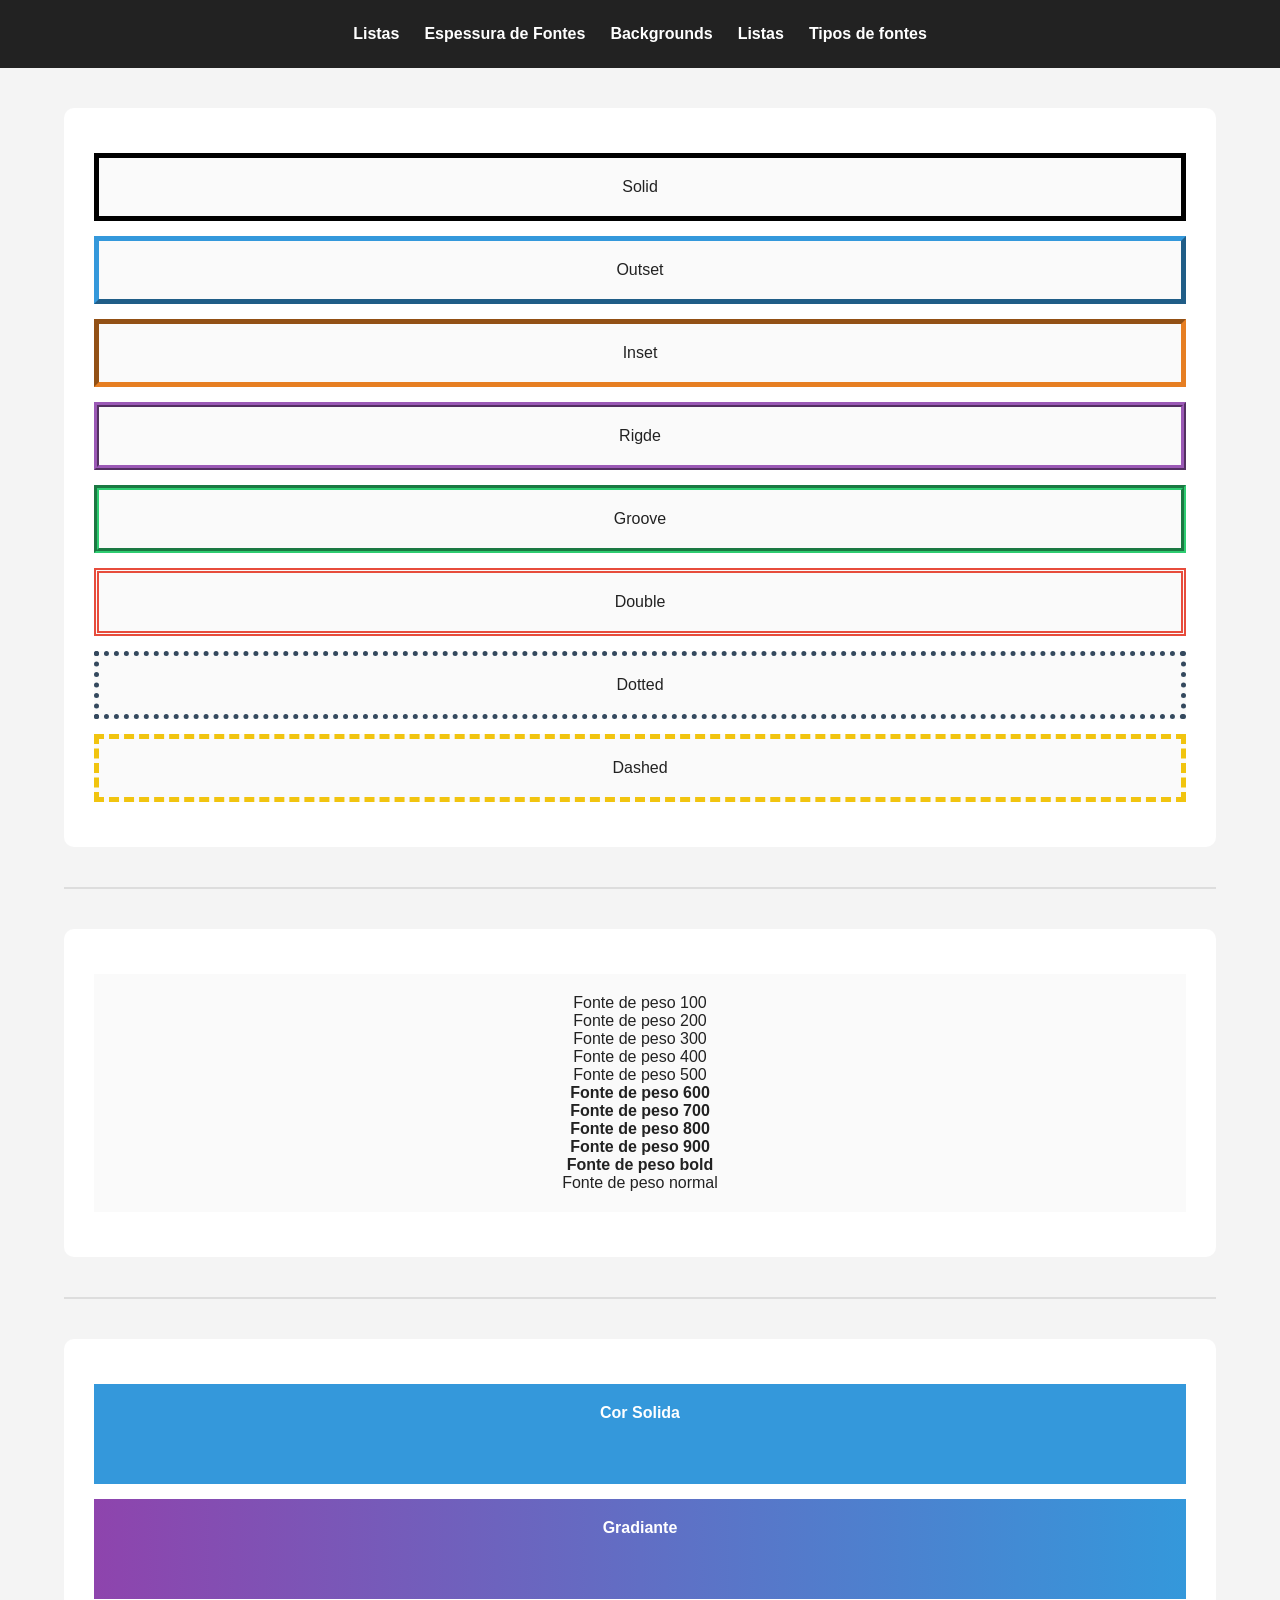
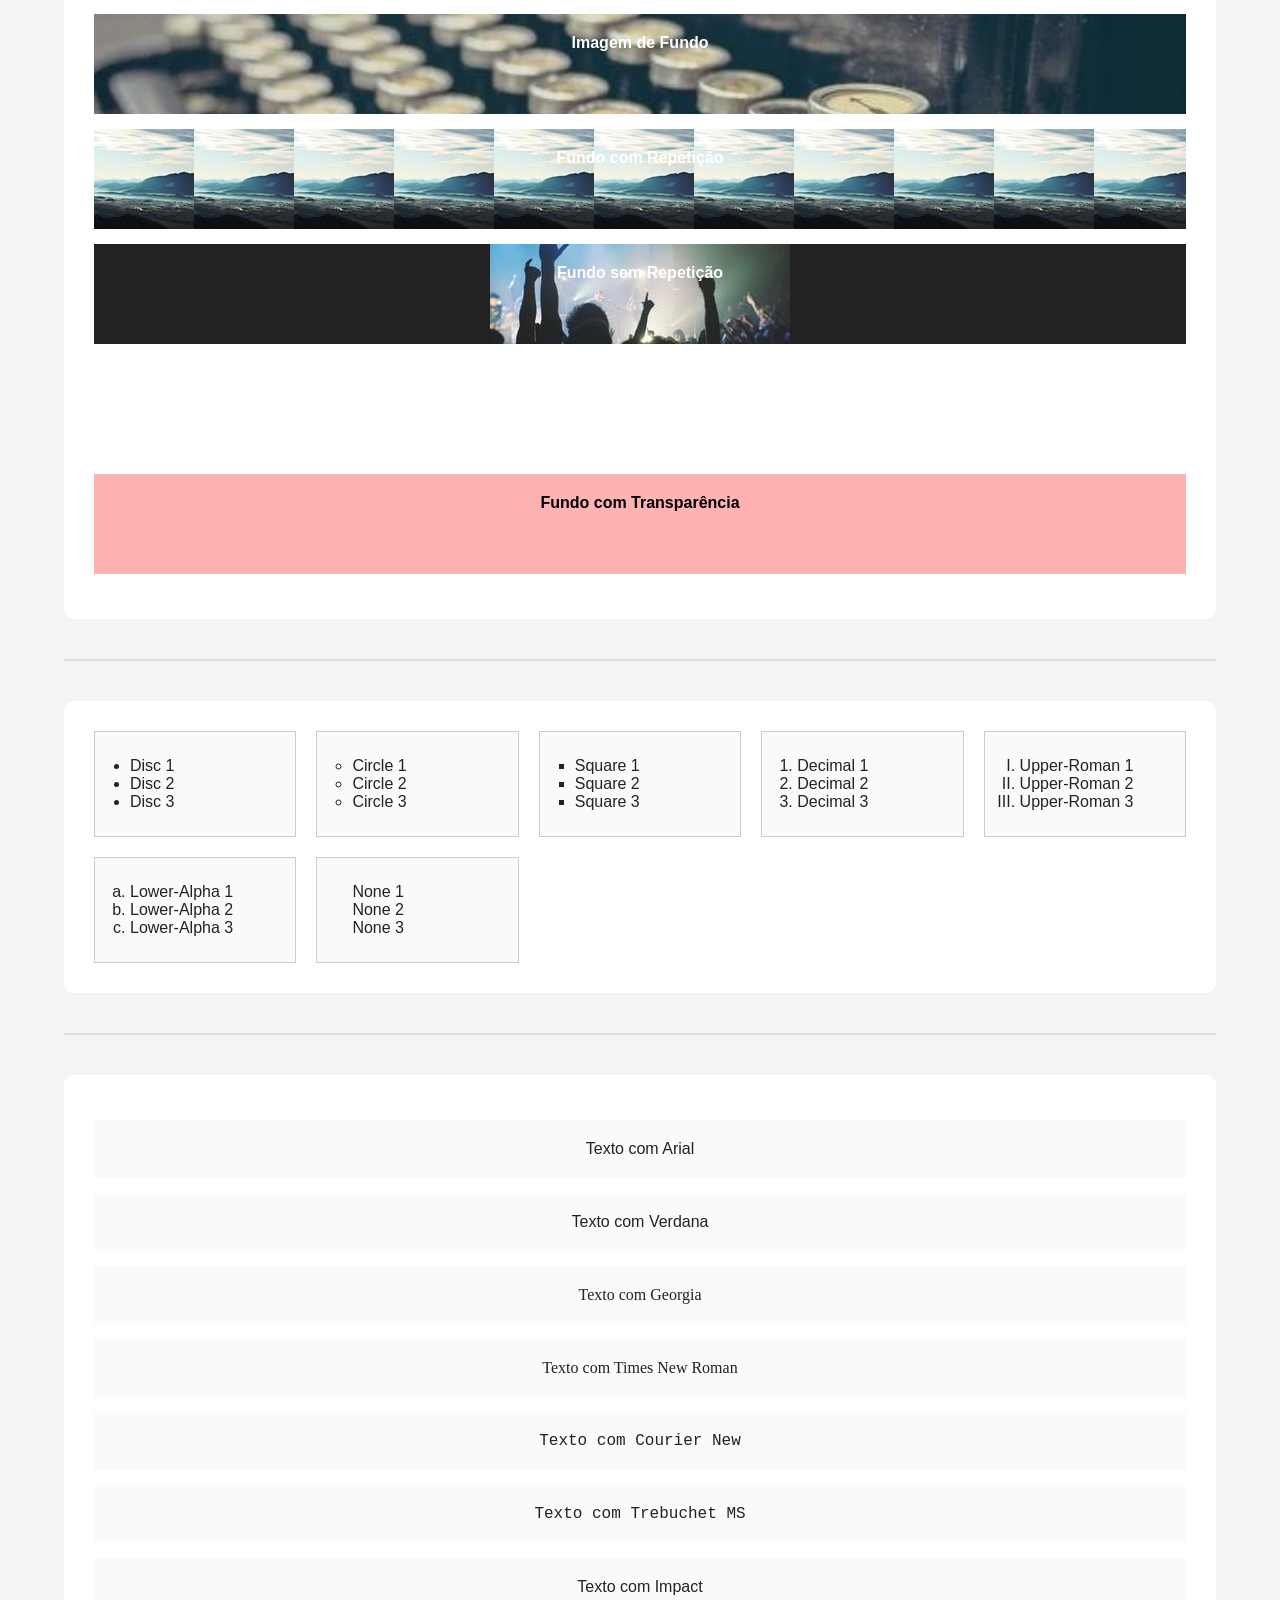
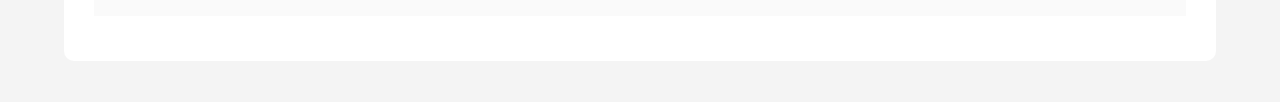
<file: atividade_final_css/index.html>
<!DOCTYPE html>
<html lang="pt-BR">
<head>
    <meta charset="UTF-8">
    <meta name="viewport" content="width=device-width, initial-scale=1.0">
    <title>Atividade final de CSS</title>
    <link rel="stylesheet" href="style/style.css">
</head>
<body>
    <header>
        <nav>
            <ul>
                <li><a href="#bordas">Listas</a></li>
                <li><a href="#espessura-fontes">Espessura de Fontes</a></li>
                <li><a href="#backgrounds">Backgrounds</a></li>
                <li><a href="#listas">Listas</a></li>
                <li><a href="#tipos-fontes">Tipos de fontes</a></li>
            </ul>
        </nav>
    </header>

    <main>
        <section id="bordas" class="secao bordas">
            <article>
                <p>Solid</p>
            </article>
            <article>
                <p>Outset</p>
            </article>
            <article>
                <p>Inset</p>
            </article>
            <article>
                <p>Rigde</p>
            </article>
            <article>
                <p>Groove</p>
            </article>
            <article>
                <p>Double</p>
            </article>
            <article>
                <p>Dotted</p>
            </article>
            <article>
                <p>Dashed</p>
            </article>
        </section>

        <hr>

        <section id="espessura-fontes" class="secao espessura-fontes">
            <article>
                <p class="peso-100">Fonte de peso 100</p>
                <p class="peso-200">Fonte de peso 200</p>
                <p class="peso-300">Fonte de peso 300</p>
                <p class="peso-400">Fonte de peso 400</p>
                <p class="peso-500">Fonte de peso 500</p>
                <p class="peso-600">Fonte de peso 600</p>
                <p class="peso-700">Fonte de peso 700</p>
                <p class="peso-800">Fonte de peso 800</p>
                <p class="peso-900">Fonte de peso 900</p>
                <p class="peso-bold">Fonte de peso bold</p>
                <p class="peso-normal">Fonte de peso normal</p>
            </article>
        </section>

        <hr>

        <section id="backgrounds" class="secao backgrounds">
            <article>
                <p>Cor Solida</p>
            </article>
            <article>
                <p>Gradiante</p>
            </article>
            <article>
                <p>Imagem de Fundo</p>
            </article>
            <article>
                <p>Fundo com Repetição</p>
            </article>
            <article>
                <p>Fundo sem Repetição</p>
            </article>
            <article>
                <p>Fundo Fixo</p>
            </article>
            <article>
                <p>Fundo com Transparência</p>
            </article>
        </section>

        <hr>

        <section id="listas" class="secao listas">
            <ul>
                <li>Disc 1</li>
                <li>Disc 2</li>
                <li>Disc 3</li>
            </ul>
            <ul>
                <li>Circle 1</li>
                <li>Circle 2</li>
                <li>Circle 3</li>
            </ul>
            <ul>
                <li>Square 1</li>
                <li>Square 2</li>
                <li>Square 3</li>
            </ul>
            <ul>
                <li>Decimal 1</li>
                <li>Decimal 2</li>
                <li>Decimal 3</li>
            </ul>
            <ul>
                <li>Upper-Roman 1</li>
                <li>Upper-Roman 2</li>
                <li>Upper-Roman 3</li>
            </ul>
            <ul>
                <li>Lower-Alpha 1</li>
                <li>Lower-Alpha 2</li>
                <li>Lower-Alpha 3</li>
            </ul>
            <ul>
                <li>None 1</li>
                <li>None 2</li>
                <li>None 3</li>
            </ul>
        </section>

        <hr>

        <section id="tipos-fontes" class="secao tipos-fontes">
            <article>
                <p>Texto com Arial</p>
            </article>
            <article>
                <p>Texto com Verdana</p>
            </article>
            <article>
                <p>Texto com Georgia</p>
            </article>
            <article>
                <p>Texto com Times New Roman</p>
            </article>
            <article>
                <p>Texto com Courier New</p>
            </article>
            <article>
                <p>Texto com Trebuchet MS</p>
            </article>
            <article>
                <p>Texto com Impact</p>
            </article>
        </section>
    </main>
</body>
</html>
</file>
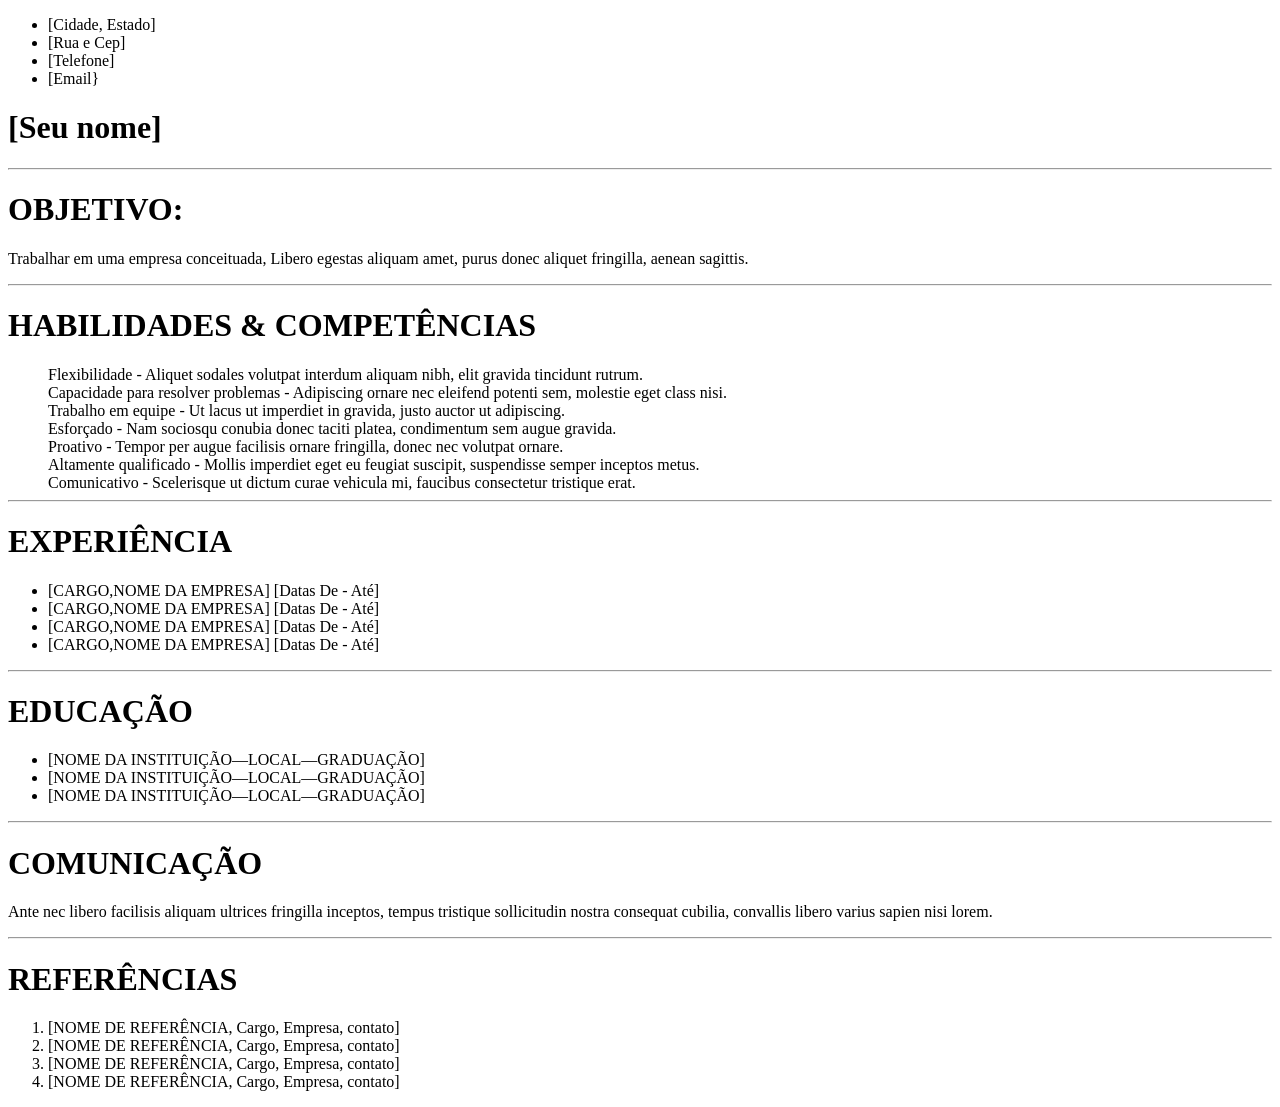
<file: curriculo_html/index.html>
<!DOCTYPE html>
<html lang="pt-br">

<head>
    <meta charset="UTF-8">
    <title> Site que o professor mandou fazer</title>
</head>
    <body>
        <ul>
            <li>[Cidade, Estado]</li>
            <li>[Rua e Cep]</li>
            <li>[Telefone]</li>
            <li>[Email}</li>
        </ul>
        <h1>[Seu nome]</h1>
        <hr>
        <h1>OBJETIVO:</h1>
        <p>Trabalhar em uma empresa conceituada, Libero egestas aliquam amet, purus donec aliquet fringilla, aenean sagittis.</p>
        <hr>
        <h1>HABILIDADES & COMPETÊNCIAS</h1>
        <dd>Flexibilidade - Aliquet sodales volutpat interdum aliquam nibh, elit gravida tincidunt rutrum.</dd>
        <dd>Capacidade para resolver problemas - Adipiscing ornare nec eleifend potenti sem, molestie eget class nisi.</dd>
        <dd>Trabalho em equipe - Ut lacus ut imperdiet in gravida, justo auctor ut adipiscing.</dd>
        <dd>Esforçado - Nam sociosqu conubia donec taciti platea, condimentum sem augue gravida.</dd>
        <dd>Proativo - Tempor per augue facilisis ornare fringilla, donec nec volutpat ornare.</dd>
        <dd>Altamente qualificado - Mollis imperdiet eget eu feugiat suscipit, suspendisse semper inceptos metus.</dd>
        <dd>Comunicativo - Scelerisque ut dictum curae vehicula mi, faucibus consectetur tristique erat.</dd>
        <hr>
        <h1>EXPERIÊNCIA</h1>
        <ul>
            <li>[CARGO,NOME DA EMPRESA] [Datas De - Até]</li>
            <li>[CARGO,NOME DA EMPRESA] [Datas De - Até]</li>
            <li>[CARGO,NOME DA EMPRESA] [Datas De - Até]</li>
            <li>[CARGO,NOME DA EMPRESA] [Datas De - Até]</li>
        </ul>
        <hr>
        <h1>EDUCAÇÃO</h1>
        <ul>
            <li>[NOME DA INSTITUIÇÃO—LOCAL—GRADUAÇÃO]</li>
            <li>[NOME DA INSTITUIÇÃO—LOCAL—GRADUAÇÃO]</li>
            <li>[NOME DA INSTITUIÇÃO—LOCAL—GRADUAÇÃO]</li>
        </ul>
        <hr>
        <h1>COMUNICAÇÃO</h1>
        <p>Ante nec libero facilisis aliquam ultrices fringilla inceptos, tempus tristique sollicitudin nostra consequat cubilia, convallis libero varius sapien nisi lorem.</p>
        <hr>
        <h1>REFERÊNCIAS</h1>
        <ol>
            <li>[NOME DE REFERÊNCIA, Cargo, Empresa, contato]</li>
            <li>[NOME DE REFERÊNCIA, Cargo, Empresa, contato]</li>
            <li>[NOME DE REFERÊNCIA, Cargo, Empresa, contato]</li>
            <li>[NOME DE REFERÊNCIA, Cargo, Empresa, contato]</li>
        </ol>
    </body>
</html>
</file>
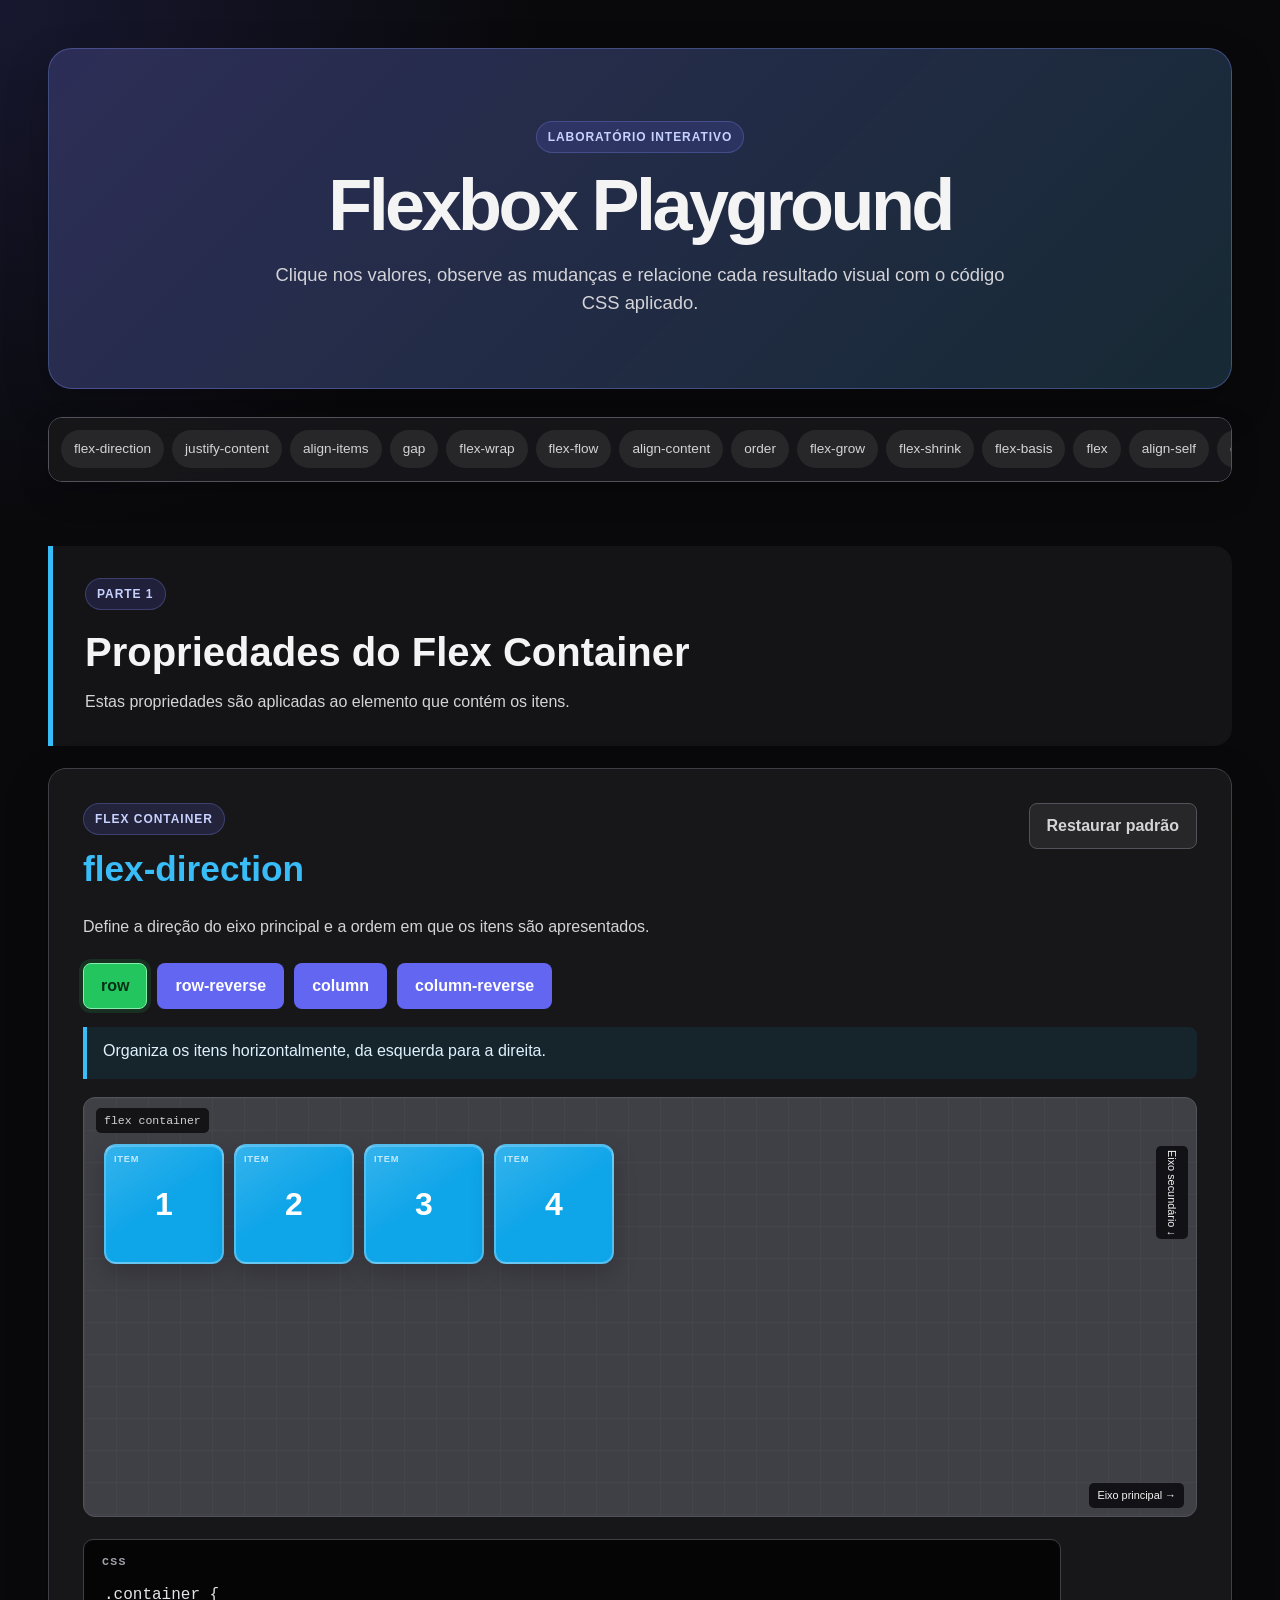
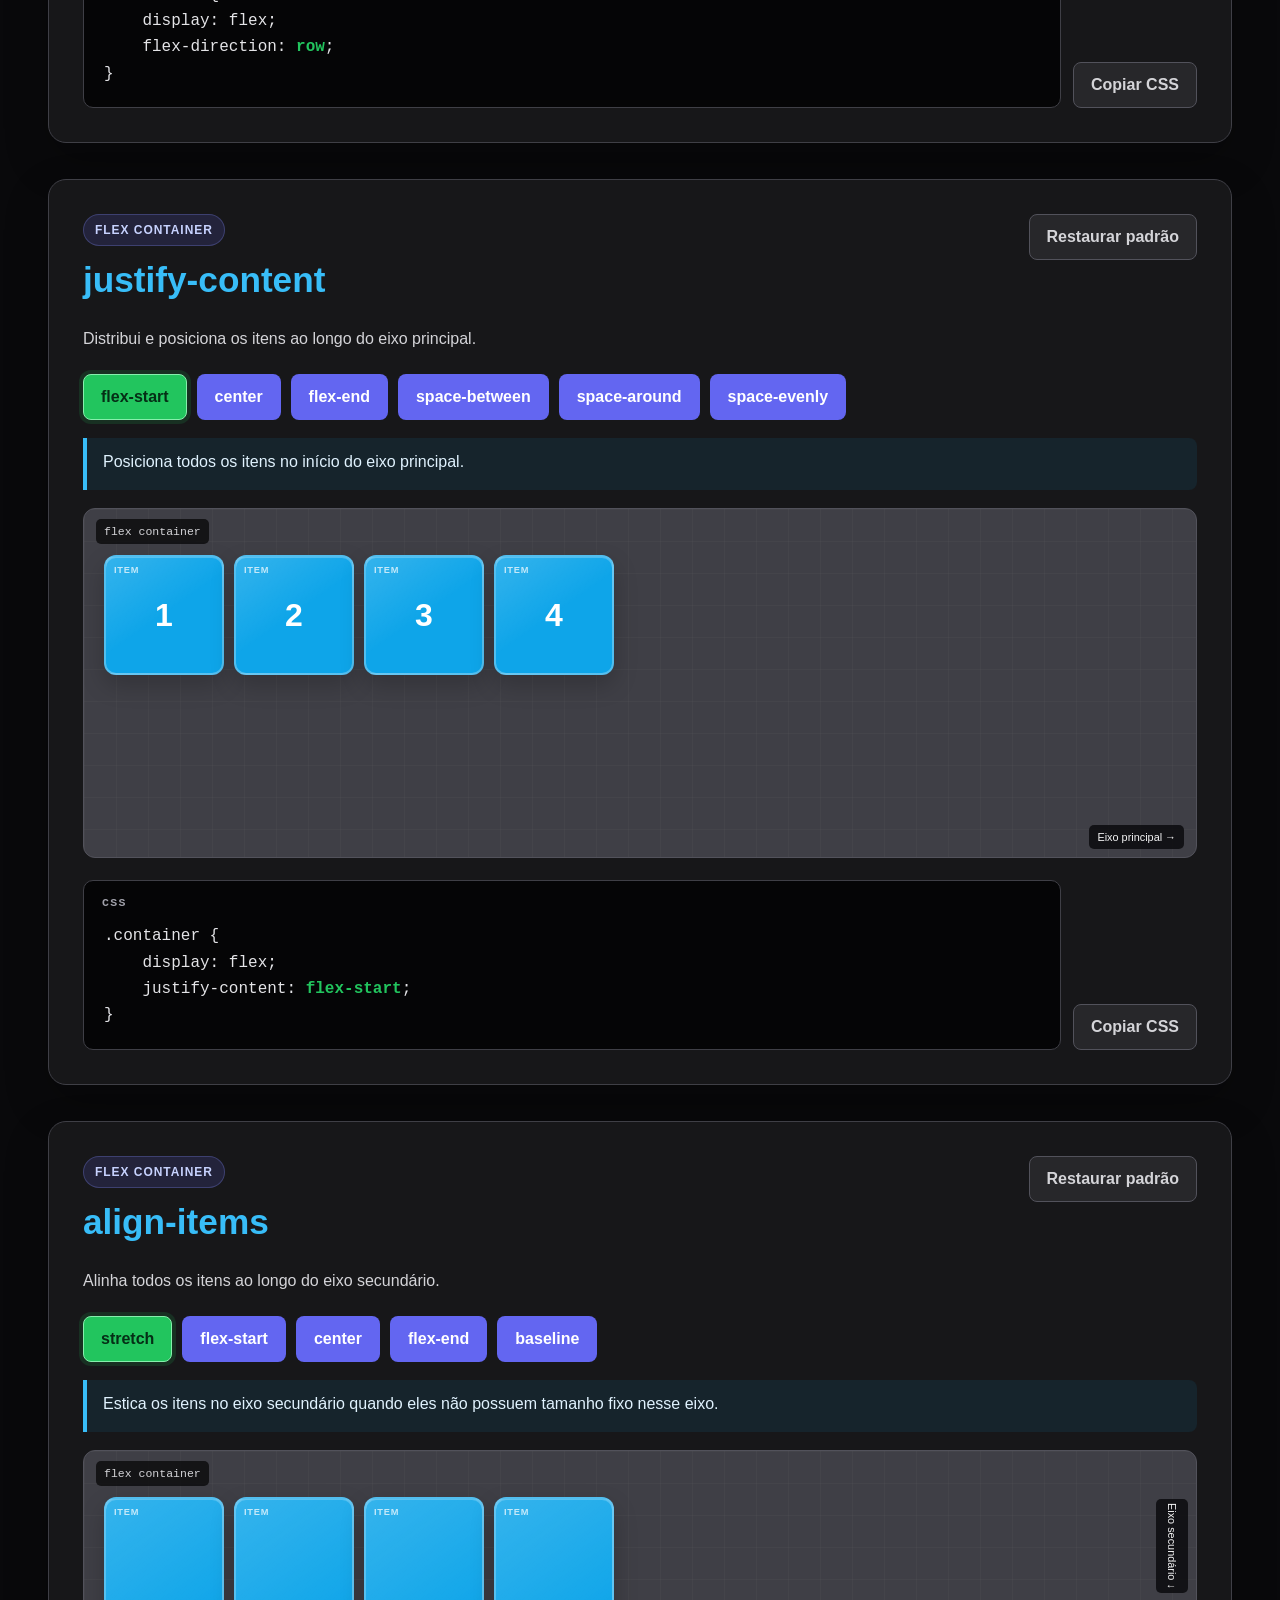
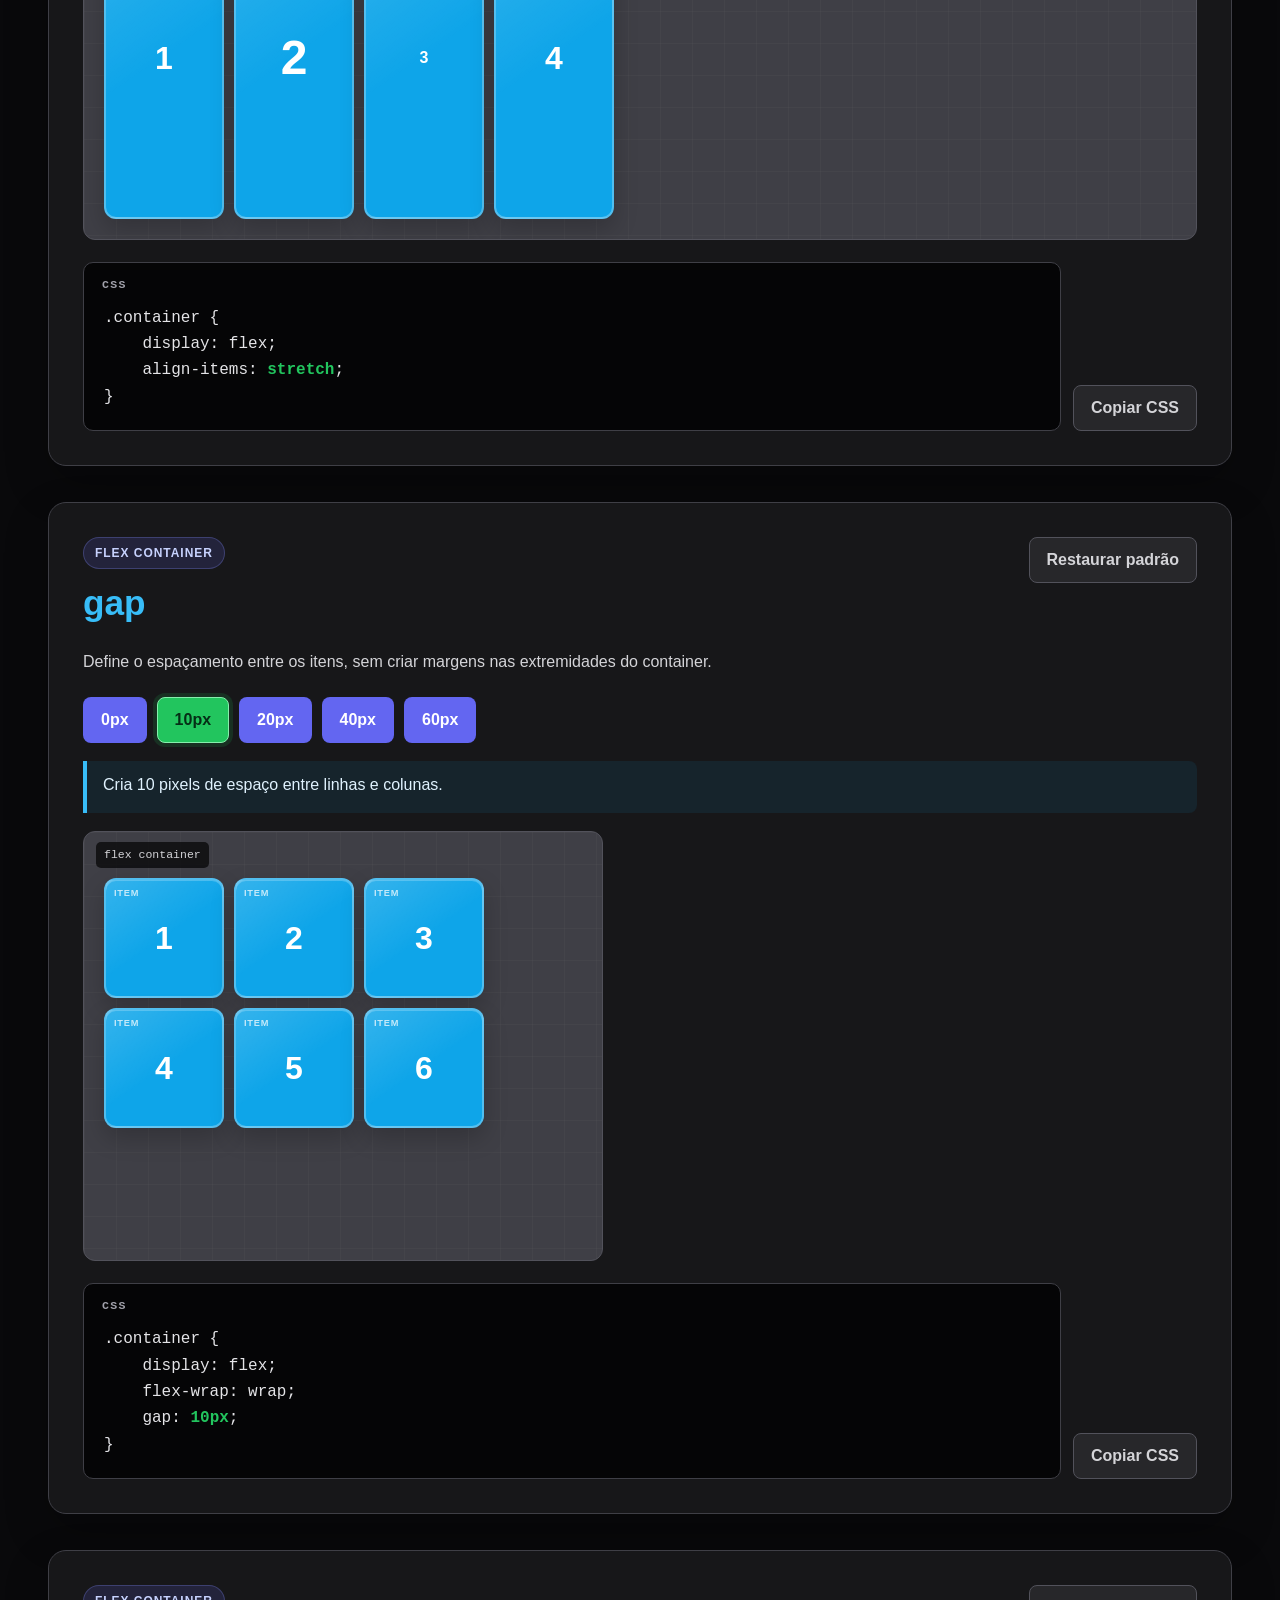
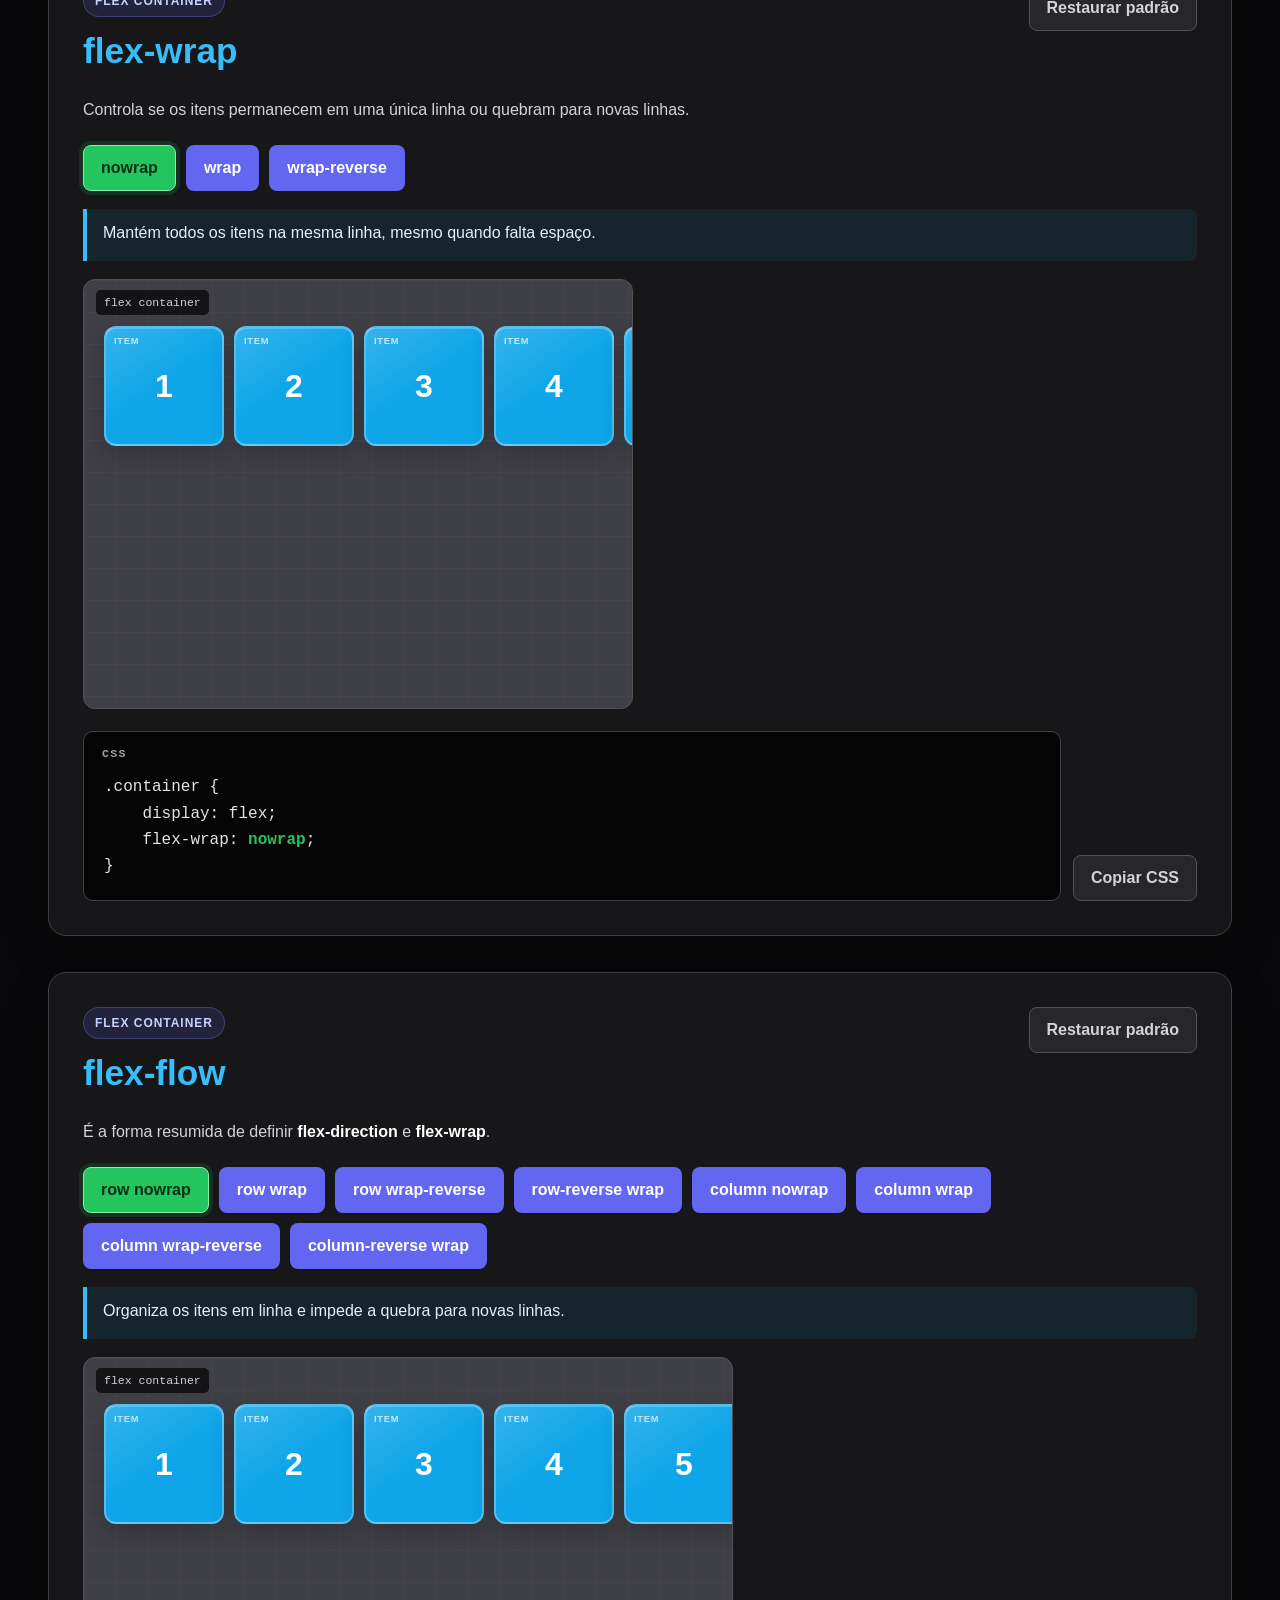
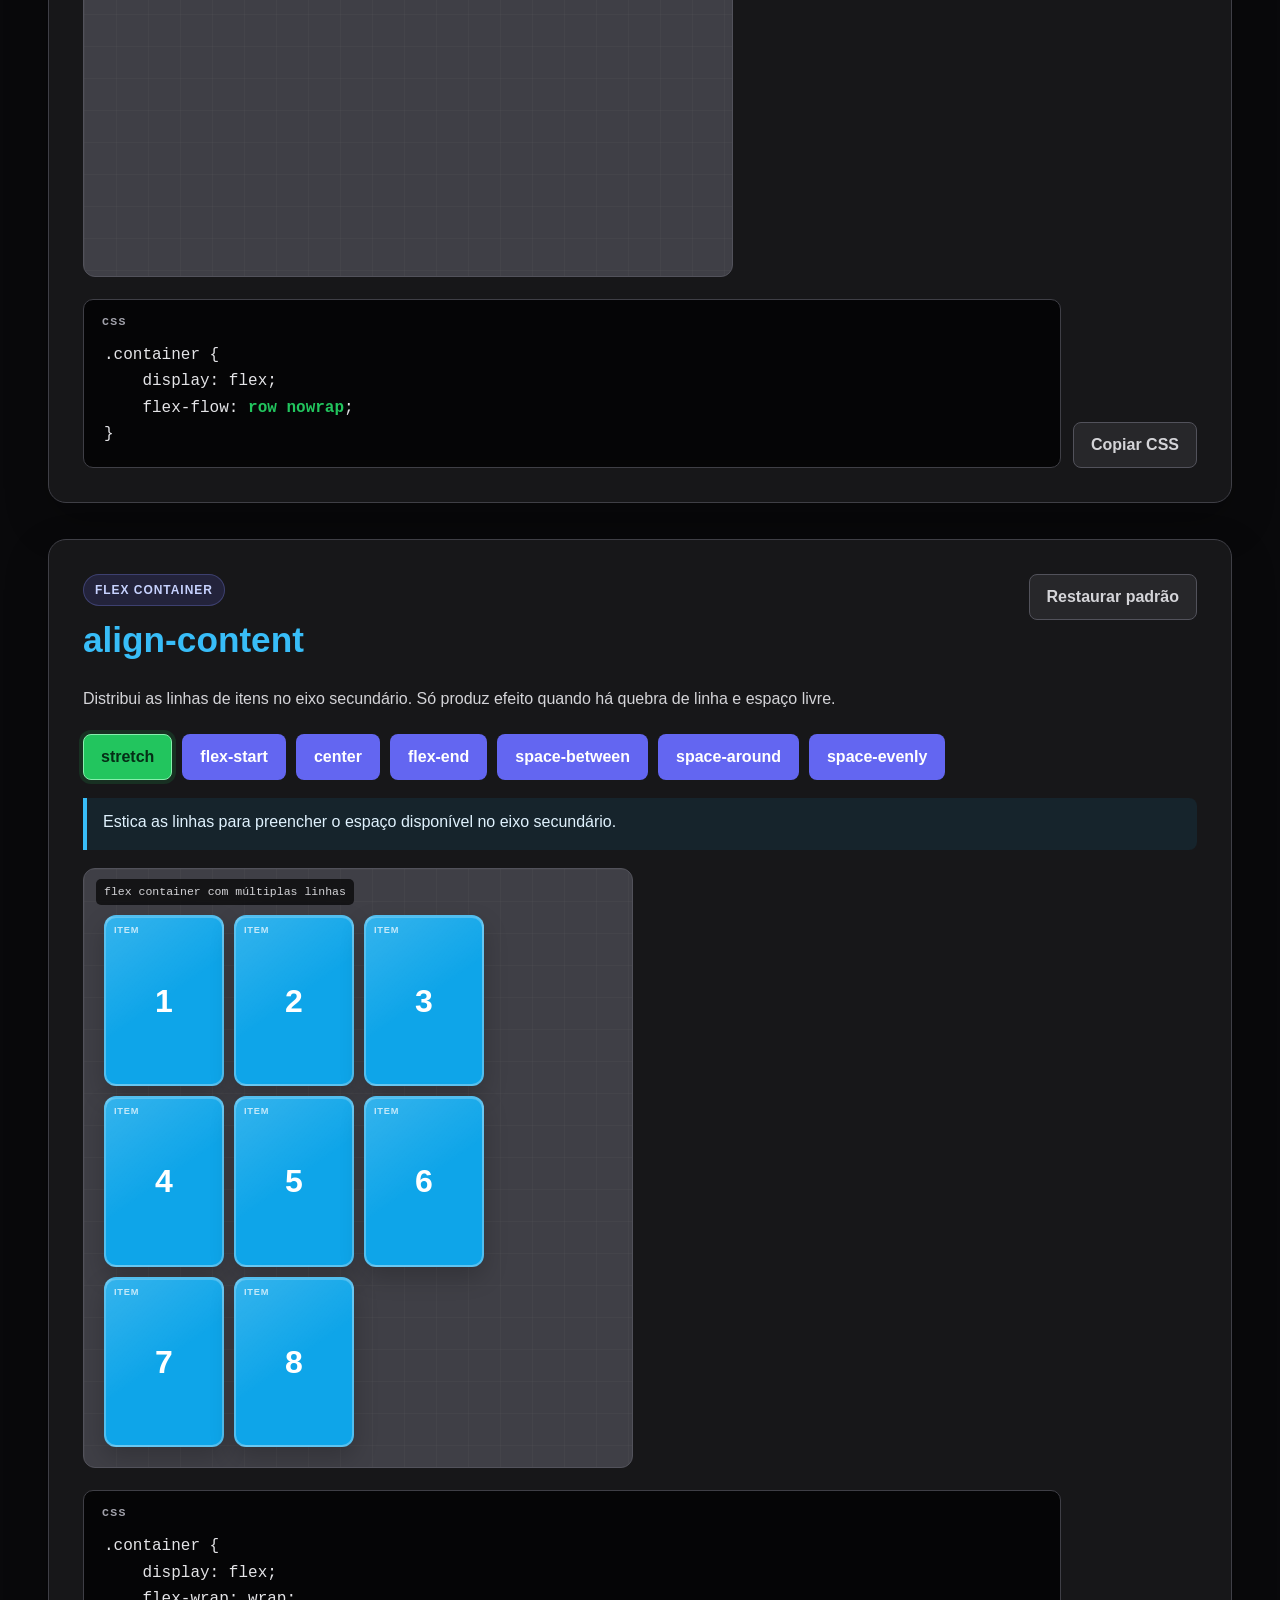
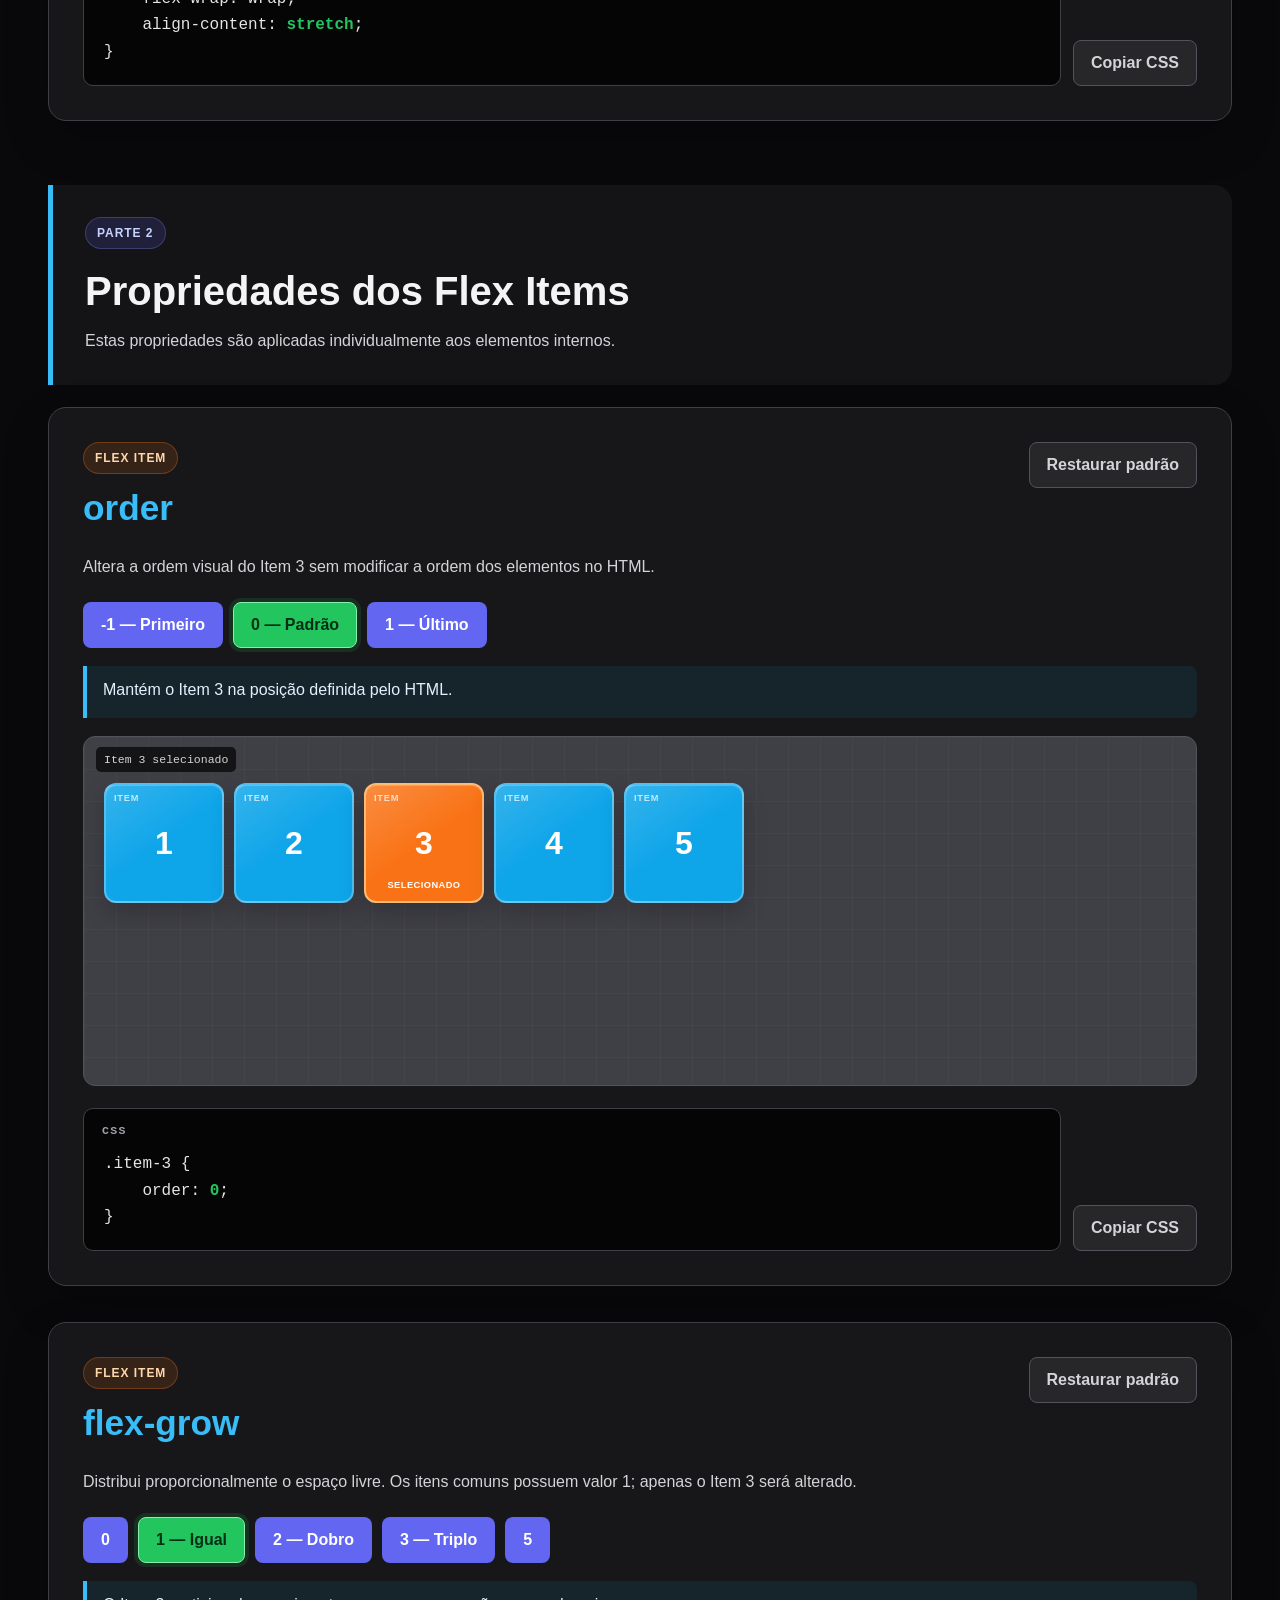
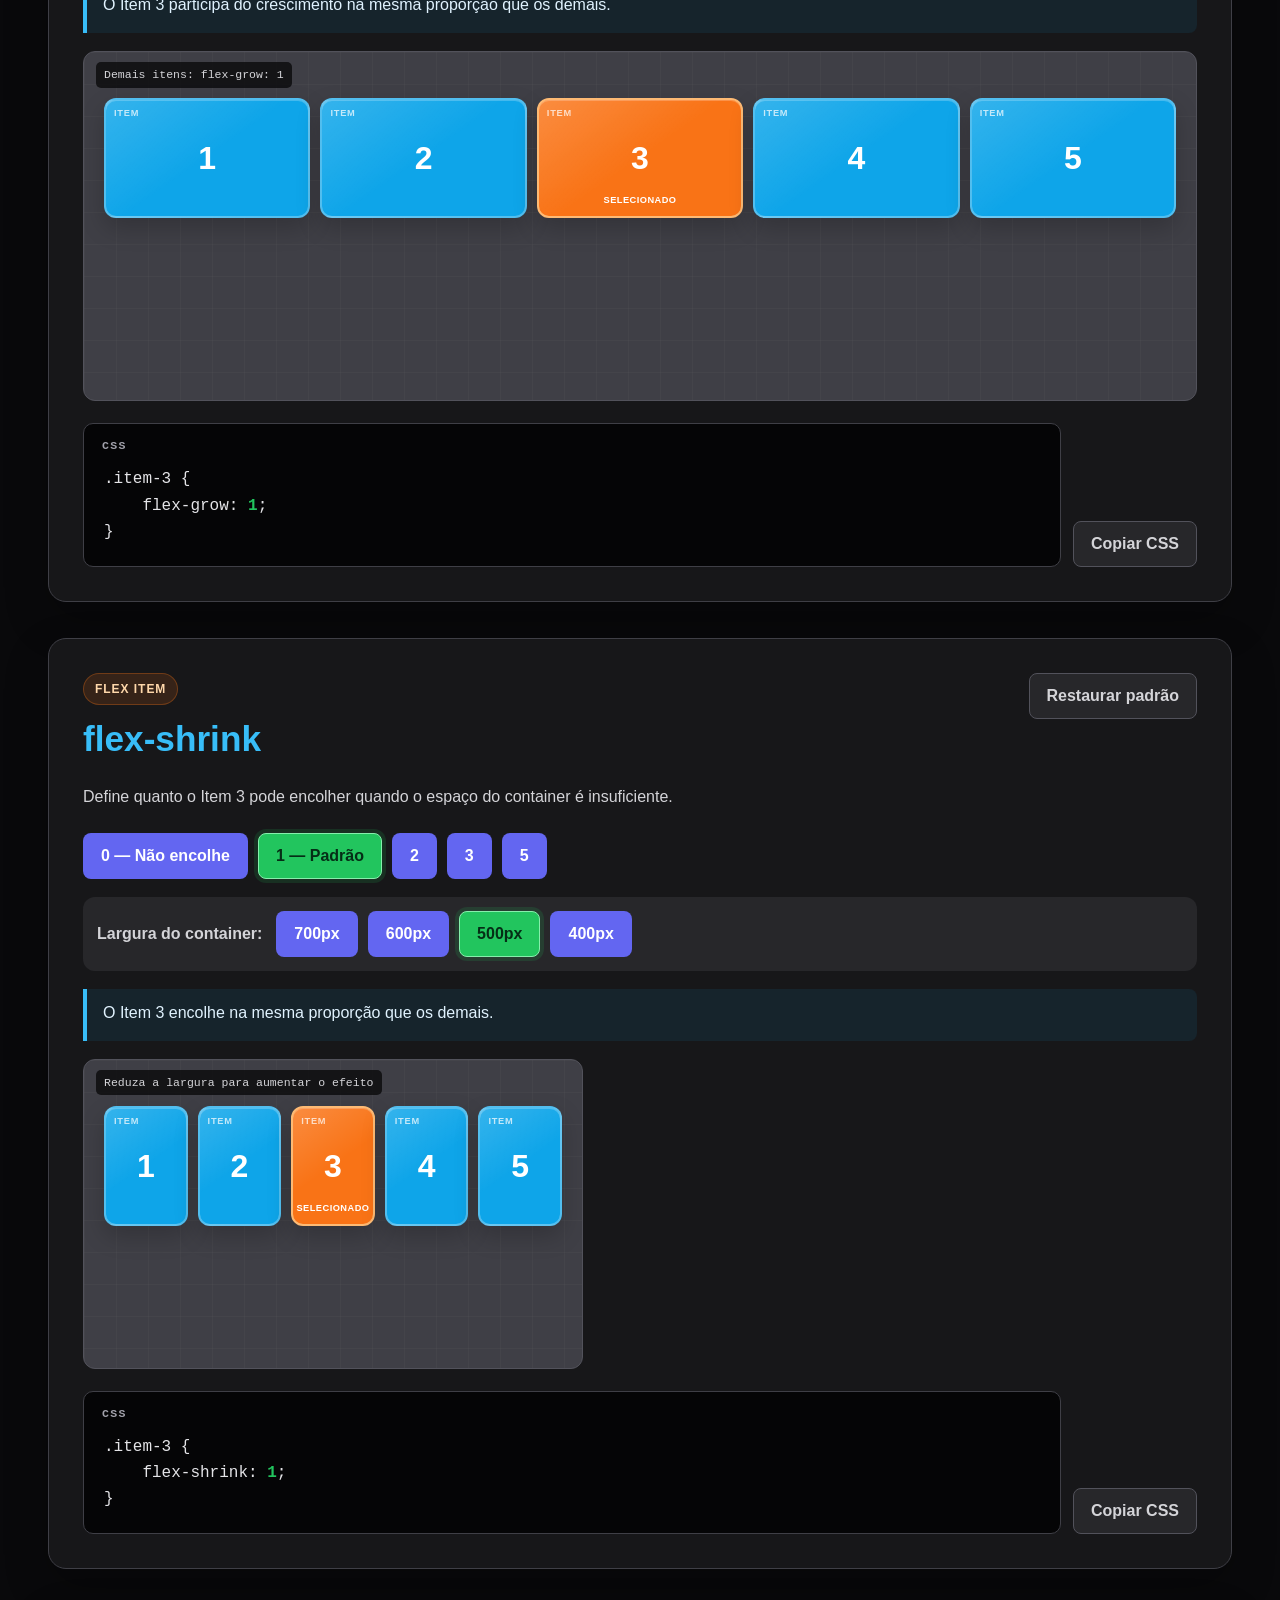
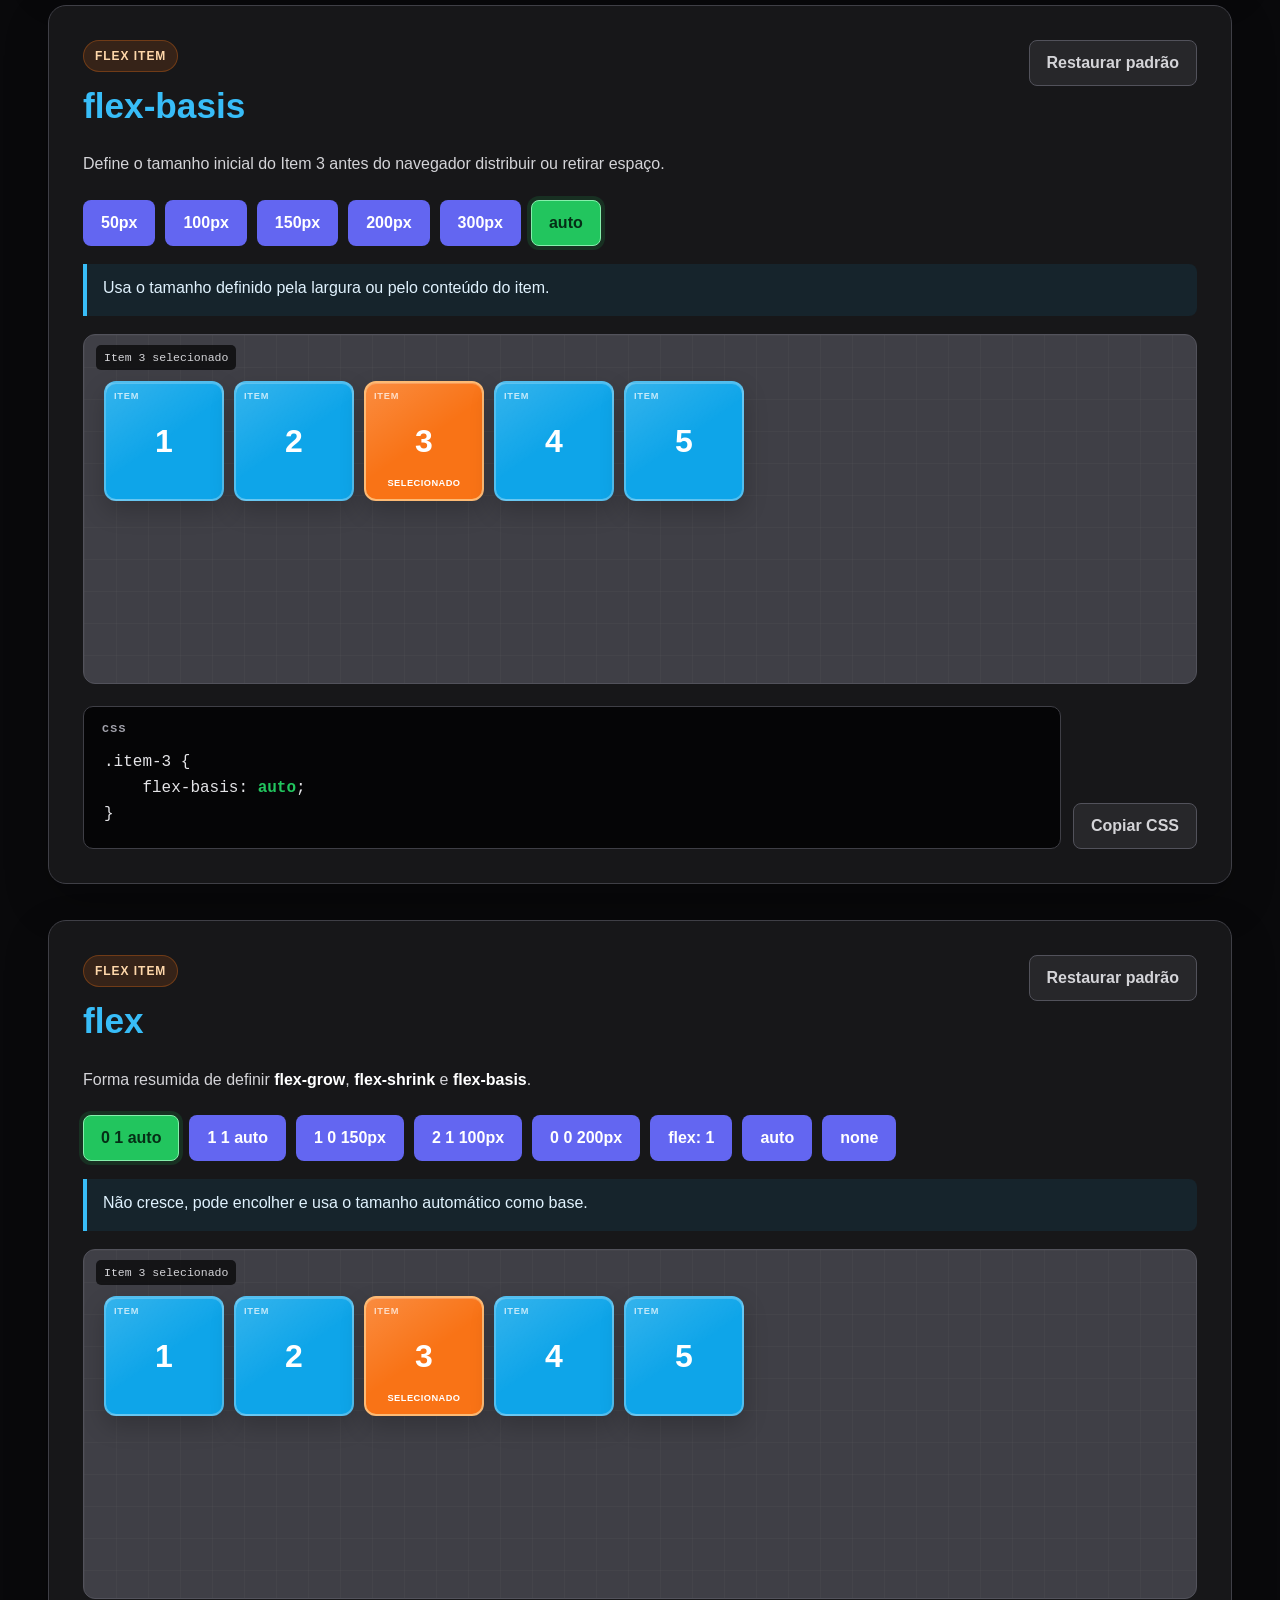
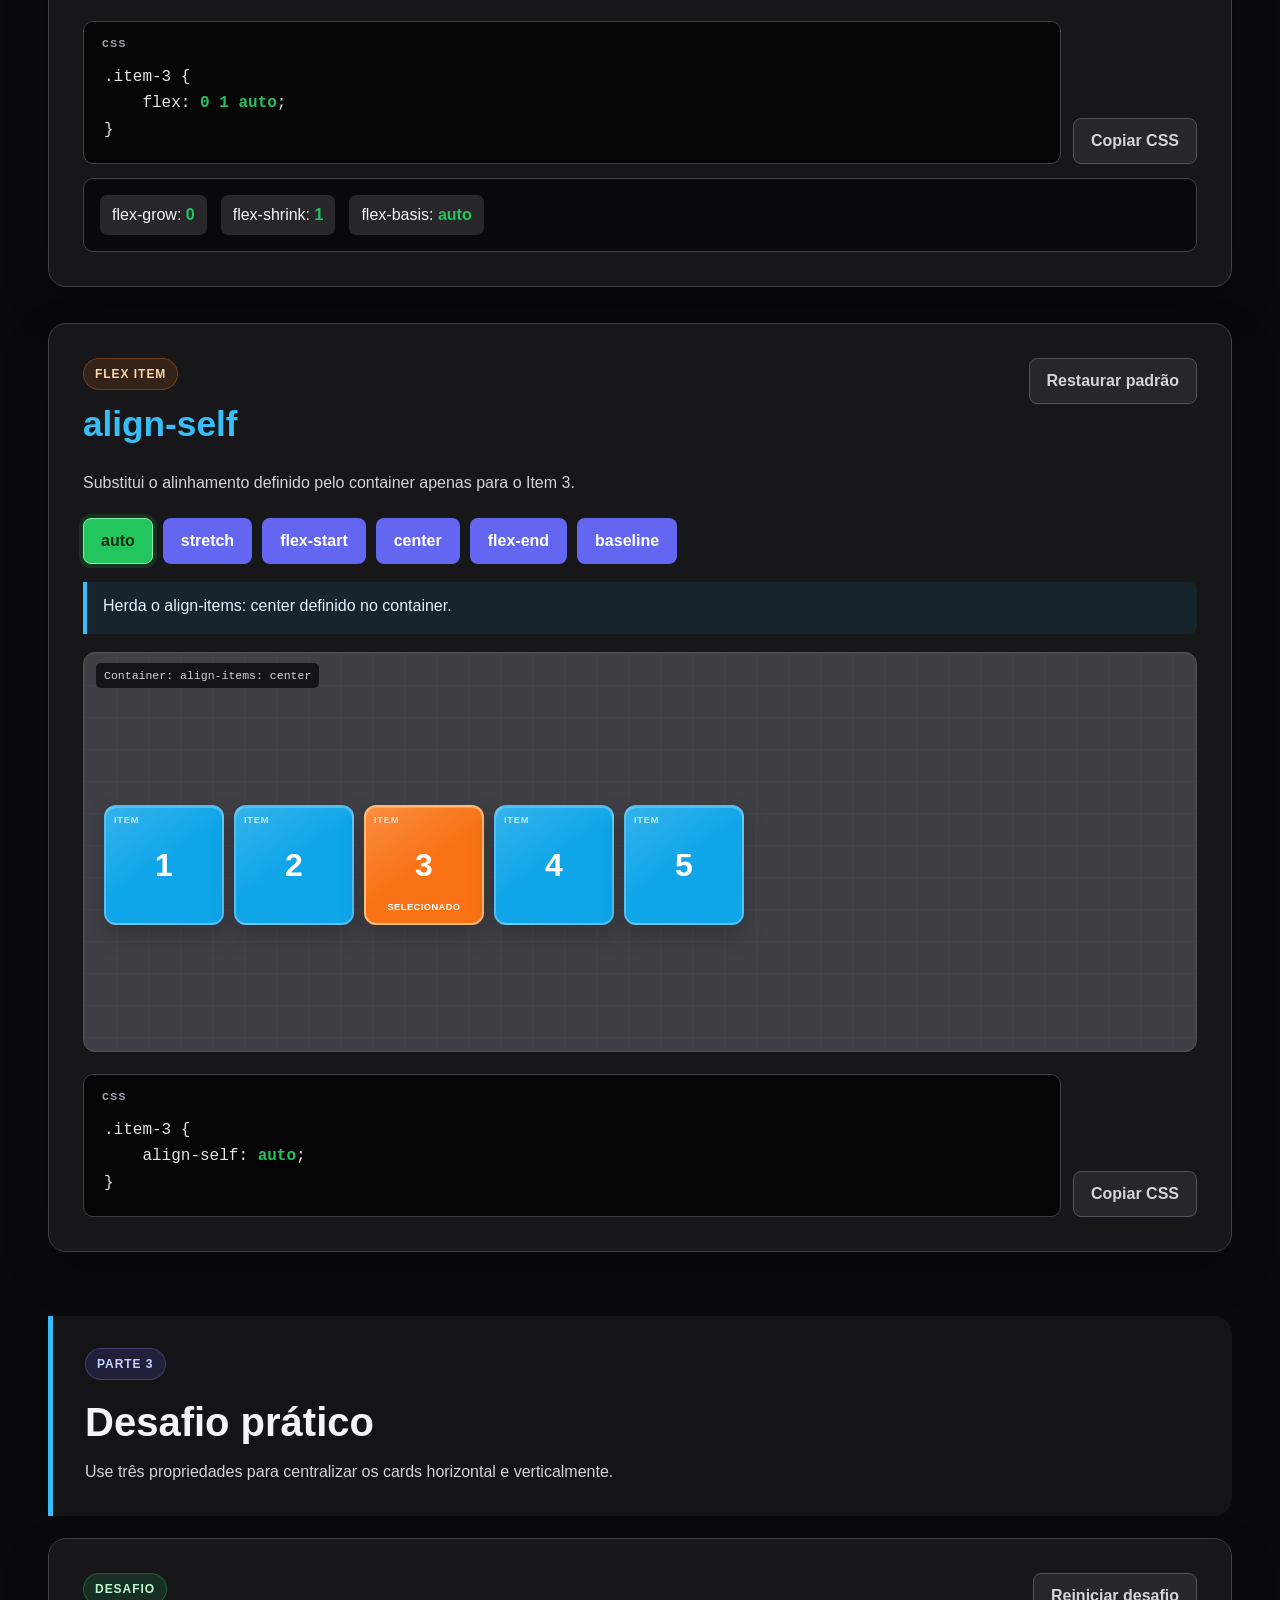
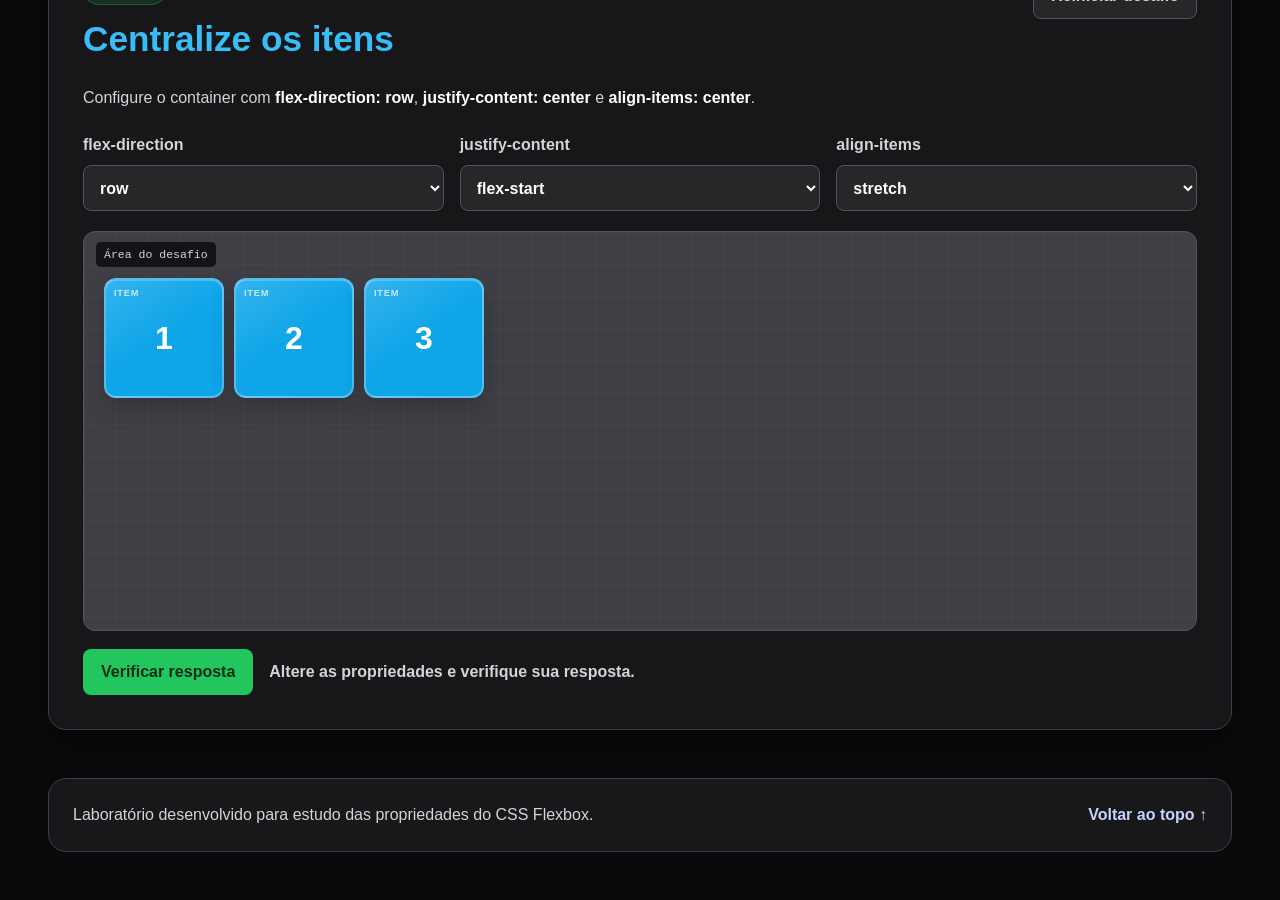
<file: flexbox/index.html>
<!-- Define que o documento utiliza HTML5. Deve ser a primeira declaração do arquivo. -->
<!DOCTYPE html>
<!-- A tag html envolve toda a página. lang="pt-BR" informa o idioma para navegadores e leitores de tela. -->
<html lang="pt-BR">
 
<!-- O head guarda configurações e informações que não aparecem diretamente no conteúdo visual. -->
<head>
    <!-- Permite utilizar acentos, cedilha e outros caracteres especiais corretamente. -->
    <meta charset="UTF-8">
    <!-- Faz o layout respeitar a largura real de celulares, tablets e computadores. -->
    <meta name="viewport" content="width=device-width, initial-scale=1.0">
    <!-- Descrição usada por mecanismos de busca e no compartilhamento do link. -->
    <meta name="description" content="Laboratório interativo para aprender e praticar as principais propriedades do CSS Flexbox.">
    <!-- Texto exibido na aba do navegador. -->
    <title>Laboratório Flexbox</title>
    <!-- Conecta o HTML ao arquivo CSS responsável pela aparência da página. -->
    <link rel="stylesheet" href="style/style.css">
</head>
 
<!-- O body contém todo o conteúdo visível da página. -->
<body>
 
    <!-- ===================================================
         CABEÇALHO PRINCIPAL
         Apresenta o nome e a proposta do laboratório.
    =================================================== -->
    <header class="page-header">
        <!-- Pequeno rótulo visual acima do título principal. -->
        <span class="page-label">Laboratório interativo</span>
        <!-- h1 é o título principal e deve representar o assunto da página. -->
        <h1>Flexbox Playground</h1>
        <p>
            Clique nos valores, observe as mudanças e relacione cada resultado visual
            com o código CSS aplicado.
        </p>
    </header>
 
    <!-- ===================================================
         NAVEGAÇÃO INTERNA
         Cada link aponta para o id de uma seção da página.
         aria-label descreve o menu para tecnologias assistivas.
    =================================================== -->
    <nav class="property-navigation" aria-label="Navegação das propriedades do Flexbox">
        <a href="#flex-direction">flex-direction</a>
        <a href="#justify-content">justify-content</a>
        <a href="#align-items">align-items</a>
        <a href="#gap">gap</a>
        <a href="#flex-wrap">flex-wrap</a>
        <a href="#flex-flow">flex-flow</a>
        <a href="#align-content">align-content</a>
        <a href="#order">order</a>
        <a href="#flex-grow">flex-grow</a>
        <a href="#flex-shrink">flex-shrink</a>
        <a href="#flex-basis">flex-basis</a>
        <a href="#flex">flex</a>
        <a href="#align-self">align-self</a>
        <a href="#desafio">desafio</a>
    </nav>
 
    <!-- O main reúne o conteúdo principal do laboratório. -->
    <main>
        <!-- ===================================================
             PARTE 1 — PROPRIEDADES DO FLEX CONTAINER
             São aplicadas ao elemento pai, responsável por organizar os itens.
        =================================================== -->
        <header class="group-header">
            <span>Parte 1</span>
            <h2>Propriedades do Flex Container</h2>
            <p>Estas propriedades são aplicadas ao elemento que contém os itens.</p>
        </header>
 
        <!-- ===================================================
             SEÇÃO: flex-direction
             Define a direção do eixo principal e a ordem inicial dos itens.
             O id permite acessar esta seção pelo menu de navegação.
        =================================================== -->
        <section class="demo" id="flex-direction">
            <!-- Agrupa o título da propriedade e o botão que restaura o valor inicial. -->
            <div class="demo-heading">
                <div>
                    <span class="property-type">Flex Container</span>
                    <h2>flex-direction</h2>
                </div>
                <button type="button" class="reset-button" data-reset-section="direction">Restaurar padrão</button>
            </div>
 
            <p class="demo-introduction">
                Define a direção do eixo principal e a ordem em que os itens são apresentados.
            </p>
 
            <!--
                Grupo de botões com os valores da propriedade.
                role="group" e aria-label ajudam leitores de tela.
                data-* guarda o valor que será lido pelo JavaScript.
                aria-pressed informa qual botão está ativo.
            -->
            <div class="buttons" role="group" aria-label="Valores de flex-direction">
                <button type="button" class="active" data-direction="row" aria-pressed="true">row</button>
                <button type="button" data-direction="row-reverse" aria-pressed="false">row-reverse</button>
                <button type="button" data-direction="column" aria-pressed="false">column</button>
                <button type="button" data-direction="column-reverse" aria-pressed="false">column-reverse</button>
            </div>
 
            <!--
                Descrição atualizada pelo JavaScript conforme o botão escolhido.
                aria-live="polite" permite anunciar a mudança para leitores de tela.
            -->
            <p class="property-description direction-description" aria-live="polite">
                Organiza os itens horizontalmente, da esquerda para a direita.
            </p>
 
            <!--
                Área visual da demonstração.
                A classe container recebe display:flex no CSS.
                A segunda classe identifica a propriedade demonstrada.
            -->
            <div class="container direction-container" id="direction-container">
                <span class="container-label">flex container</span>
                <!-- Indicadores dos eixos; o JavaScript atualiza as setas nesta seção. -->
                <span class="axis axis-main direction-main-axis">Eixo principal →</span>
                <span class="axis axis-cross direction-cross-axis">Eixo secundário ↓</span>
                <!-- Cada elemento .item é um Flex Item. Os números facilitam observar ordem e posição. -->
                <div class="item"><span>1</span></div>
                <div class="item"><span>2</span></div>
                <div class="item"><span>3</span></div>
                <div class="item"><span>4</span></div>
            </div>
 
            <!--
                Mostra o CSS correspondente ao valor selecionado.
                pre preserva espaços e quebras de linha; code identifica código-fonte.
                O botão usa data-copy-property e data-copy-target para copiar o resultado.
            -->
            <div class="code-wrapper">
                <pre class="code"><code>.container {
    display: flex;
    flex-direction: <strong class="direction-value" aria-live="polite">row</strong>;
}</code></pre>
                <button type="button" class="copy-button" data-copy-property="flex-direction"
                    data-copy-target=".direction-value">Copiar CSS</button>
            </div>
        </section>
 
        <!-- ===================================================
             SEÇÃO: justify-content
             Distribui os itens ao longo do eixo principal.
             O id permite acessar esta seção pelo menu de navegação.
        =================================================== -->
        <section class="demo" id="justify-content">
            <!-- Agrupa o título da propriedade e o botão que restaura o valor inicial. -->
            <div class="demo-heading">
                <div>
                    <span class="property-type">Flex Container</span>
                    <h2>justify-content</h2>
                </div>
                <button type="button" class="reset-button" data-reset-section="justify">Restaurar padrão</button>
            </div>
 
            <p class="demo-introduction">
                Distribui e posiciona os itens ao longo do eixo principal.
            </p>
 
            <!--
                Grupo de botões com os valores da propriedade.
                role="group" e aria-label ajudam leitores de tela.
                data-* guarda o valor que será lido pelo JavaScript.
                aria-pressed informa qual botão está ativo.
            -->
            <div class="buttons" role="group" aria-label="Valores de justify-content">
                <button type="button" class="active" data-justify="flex-start" aria-pressed="true">flex-start</button>
                <button type="button" data-justify="center" aria-pressed="false">center</button>
                <button type="button" data-justify="flex-end" aria-pressed="false">flex-end</button>
                <button type="button" data-justify="space-between" aria-pressed="false">space-between</button>
                <button type="button" data-justify="space-around" aria-pressed="false">space-around</button>
                <button type="button" data-justify="space-evenly" aria-pressed="false">space-evenly</button>
            </div>
 
            <!--
                Descrição atualizada pelo JavaScript conforme o botão escolhido.
                aria-live="polite" permite anunciar a mudança para leitores de tela.
            -->
            <p class="property-description justify-description" aria-live="polite">
                Posiciona todos os itens no início do eixo principal.
            </p>
 
            <!--
                Área visual da demonstração.
                A classe container recebe display:flex no CSS.
                A segunda classe identifica a propriedade demonstrada.
            -->
            <div class="container justify-container">
                <span class="container-label">flex container</span>
                <span class="axis axis-main">Eixo principal →</span>
                <div class="item"><span>1</span></div>
                <div class="item"><span>2</span></div>
                <div class="item"><span>3</span></div>
                <div class="item"><span>4</span></div>
            </div>
 
            <!--
                Mostra o CSS correspondente ao valor selecionado.
                pre preserva espaços e quebras de linha; code identifica código-fonte.
                O botão usa data-copy-property e data-copy-target para copiar o resultado.
            -->
            <div class="code-wrapper">
                <pre class="code"><code>.container {
    display: flex;
    justify-content: <strong class="justify-value" aria-live="polite">flex-start</strong>;
}</code></pre>
                <button type="button" class="copy-button" data-copy-property="justify-content"
                    data-copy-target=".justify-value">Copiar CSS</button>
            </div>
        </section>
 
        <!-- ===================================================
             SEÇÃO: align-items
             Alinha todos os itens no eixo secundário.
             O id permite acessar esta seção pelo menu de navegação.
        =================================================== -->
        <section class="demo" id="align-items">
            <!-- Agrupa o título da propriedade e o botão que restaura o valor inicial. -->
            <div class="demo-heading">
                <div>
                    <span class="property-type">Flex Container</span>
                    <h2>align-items</h2>
                </div>
                <button type="button" class="reset-button" data-reset-section="align">Restaurar padrão</button>
            </div>
 
            <p class="demo-introduction">
                Alinha todos os itens ao longo do eixo secundário.
            </p>
 
            <!--
                Grupo de botões com os valores da propriedade.
                role="group" e aria-label ajudam leitores de tela.
                data-* guarda o valor que será lido pelo JavaScript.
                aria-pressed informa qual botão está ativo.
            -->
            <div class="buttons" role="group" aria-label="Valores de align-items">
                <button type="button" class="active" data-align="stretch" aria-pressed="true">stretch</button>
                <button type="button" data-align="flex-start" aria-pressed="false">flex-start</button>
                <button type="button" data-align="center" aria-pressed="false">center</button>
                <button type="button" data-align="flex-end" aria-pressed="false">flex-end</button>
                <button type="button" data-align="baseline" aria-pressed="false">baseline</button>
            </div>
 
            <!--
                Descrição atualizada pelo JavaScript conforme o botão escolhido.
                aria-live="polite" permite anunciar a mudança para leitores de tela.
            -->
            <p class="property-description align-description" aria-live="polite">
                Estica os itens no eixo secundário quando eles não possuem tamanho fixo nesse eixo.
            </p>
 
            <!--
                Área visual da demonstração.
                A classe container recebe display:flex no CSS.
                A segunda classe identifica a propriedade demonstrada.
            -->
            <div class="container align-container">
                <span class="container-label">flex container</span>
                <span class="axis axis-cross">Eixo secundário ↓</span>
                <div class="item"><span>1</span></div>
                <div class="item baseline-large"><span>2</span></div>
                <div class="item baseline-small"><span>3</span></div>
                <div class="item"><span>4</span></div>
            </div>
 
            <!--
                Mostra o CSS correspondente ao valor selecionado.
                pre preserva espaços e quebras de linha; code identifica código-fonte.
                O botão usa data-copy-property e data-copy-target para copiar o resultado.
            -->
            <div class="code-wrapper">
                <pre class="code"><code>.container {
    display: flex;
    align-items: <strong class="align-value" aria-live="polite">stretch</strong>;
}</code></pre>
                <button type="button" class="copy-button" data-copy-property="align-items"
                    data-copy-target=".align-value">Copiar CSS</button>
            </div>
        </section>
 
        <!-- ===================================================
             SEÇÃO: gap
             Controla o espaço entre os itens sem usar margens.
             O id permite acessar esta seção pelo menu de navegação.
        =================================================== -->
        <section class="demo" id="gap">
            <!-- Agrupa o título da propriedade e o botão que restaura o valor inicial. -->
            <div class="demo-heading">
                <div>
                    <span class="property-type">Flex Container</span>
                    <h2>gap</h2>
                </div>
                <button type="button" class="reset-button" data-reset-section="gap">Restaurar padrão</button>
            </div>
 
            <p class="demo-introduction">
                Define o espaçamento entre os itens, sem criar margens nas extremidades do container.
            </p>
 
            <!--
                Grupo de botões com os valores da propriedade.
                role="group" e aria-label ajudam leitores de tela.
                data-* guarda o valor que será lido pelo JavaScript.
                aria-pressed informa qual botão está ativo.
            -->
            <div class="buttons" role="group" aria-label="Valores de gap">
                <button type="button" data-gap="0px" aria-pressed="false">0px</button>
                <button type="button" class="active" data-gap="10px" aria-pressed="true">10px</button>
                <button type="button" data-gap="20px" aria-pressed="false">20px</button>
                <button type="button" data-gap="40px" aria-pressed="false">40px</button>
                <button type="button" data-gap="60px" aria-pressed="false">60px</button>
            </div>
 
            <!--
                Descrição atualizada pelo JavaScript conforme o botão escolhido.
                aria-live="polite" permite anunciar a mudança para leitores de tela.
            -->
            <p class="property-description gap-description" aria-live="polite">
                Cria 10 pixels de espaço entre linhas e colunas.
            </p>
 
            <!--
                Área visual da demonstração.
                A classe container recebe display:flex no CSS.
                A segunda classe identifica a propriedade demonstrada.
            -->
            <div class="container gap-container">
                <span class="container-label">flex container</span>
                <div class="item"><span>1</span></div>
                <div class="item"><span>2</span></div>
                <div class="item"><span>3</span></div>
                <div class="item"><span>4</span></div>
                <div class="item"><span>5</span></div>
                <div class="item"><span>6</span></div>
            </div>
 
            <!--
                Mostra o CSS correspondente ao valor selecionado.
                pre preserva espaços e quebras de linha; code identifica código-fonte.
                O botão usa data-copy-property e data-copy-target para copiar o resultado.
            -->
            <div class="code-wrapper">
                <pre class="code"><code>.container {
    display: flex;
    flex-wrap: wrap;
    gap: <strong class="gap-value" aria-live="polite">10px</strong>;
}</code></pre>
                <button type="button" class="copy-button" data-copy-property="gap" data-copy-target=".gap-value">Copiar
                    CSS</button>
            </div>
        </section>
 
        <!-- ===================================================
             SEÇÃO: flex-wrap
             Define se os itens permanecem em uma linha ou quebram para novas linhas.
             O id permite acessar esta seção pelo menu de navegação.
        =================================================== -->
        <section class="demo" id="flex-wrap">
            <!-- Agrupa o título da propriedade e o botão que restaura o valor inicial. -->
            <div class="demo-heading">
                <div>
                    <span class="property-type">Flex Container</span>
                    <h2>flex-wrap</h2>
                </div>
                <button type="button" class="reset-button" data-reset-section="wrap">Restaurar padrão</button>
            </div>
 
            <p class="demo-introduction">
                Controla se os itens permanecem em uma única linha ou quebram para novas linhas.
            </p>
 
            <!--
                Grupo de botões com os valores da propriedade.
                role="group" e aria-label ajudam leitores de tela.
                data-* guarda o valor que será lido pelo JavaScript.
                aria-pressed informa qual botão está ativo.
            -->
            <div class="buttons" role="group" aria-label="Valores de flex-wrap">
                <button type="button" class="active" data-wrap="nowrap" aria-pressed="true">nowrap</button>
                <button type="button" data-wrap="wrap" aria-pressed="false">wrap</button>
                <button type="button" data-wrap="wrap-reverse" aria-pressed="false">wrap-reverse</button>
            </div>
 
            <!--
                Descrição atualizada pelo JavaScript conforme o botão escolhido.
                aria-live="polite" permite anunciar a mudança para leitores de tela.
            -->
            <p class="property-description wrap-description" aria-live="polite">
                Mantém todos os itens na mesma linha, mesmo quando falta espaço.
            </p>
 
            <!--
                Área visual da demonstração.
                A classe container recebe display:flex no CSS.
                A segunda classe identifica a propriedade demonstrada.
            -->
            <div class="container wrap-container">
                <span class="container-label">flex container</span>
                <div class="item"><span>1</span></div>
                <div class="item"><span>2</span></div>
                <div class="item"><span>3</span></div>
                <div class="item"><span>4</span></div>
                <div class="item"><span>5</span></div>
                <div class="item"><span>6</span></div>
                <div class="item"><span>7</span></div>
                <div class="item"><span>8</span></div>
            </div>
 
            <!--
                Mostra o CSS correspondente ao valor selecionado.
                pre preserva espaços e quebras de linha; code identifica código-fonte.
                O botão usa data-copy-property e data-copy-target para copiar o resultado.
            -->
            <div class="code-wrapper">
                <pre class="code"><code>.container {
    display: flex;
    flex-wrap: <strong class="wrap-value" aria-live="polite">nowrap</strong>;
}</code></pre>
                <button type="button" class="copy-button" data-copy-property="flex-wrap"
                    data-copy-target=".wrap-value">Copiar CSS</button>
            </div>
        </section>
 
        <!-- ===================================================
             SEÇÃO: flex-flow
             Combina flex-direction e flex-wrap em uma única propriedade.
             O id permite acessar esta seção pelo menu de navegação.
        =================================================== -->
        <section class="demo" id="flex-flow">
            <!-- Agrupa o título da propriedade e o botão que restaura o valor inicial. -->
            <div class="demo-heading">
                <div>
                    <span class="property-type">Flex Container</span>
                    <h2>flex-flow</h2>
                </div>
                <button type="button" class="reset-button" data-reset-section="flow">Restaurar padrão</button>
            </div>
 
            <p class="demo-introduction">
                É a forma resumida de definir <strong>flex-direction</strong> e
                <strong>flex-wrap</strong>.
            </p>
 
            <!--
                Grupo de botões com os valores da propriedade.
                role="group" e aria-label ajudam leitores de tela.
                data-* guarda o valor que será lido pelo JavaScript.
                aria-pressed informa qual botão está ativo.
            -->
            <div class="buttons" role="group" aria-label="Valores de flex-flow">
                <button type="button" class="active" data-flow="row nowrap" aria-pressed="true">row nowrap</button>
                <button type="button" data-flow="row wrap" aria-pressed="false">row wrap</button>
                <button type="button" data-flow="row wrap-reverse" aria-pressed="false">row wrap-reverse</button>
                <button type="button" data-flow="row-reverse wrap" aria-pressed="false">row-reverse wrap</button>
                <button type="button" data-flow="column nowrap" aria-pressed="false">column nowrap</button>
                <button type="button" data-flow="column wrap" aria-pressed="false">column wrap</button>
                <button type="button" data-flow="column wrap-reverse" aria-pressed="false">column wrap-reverse</button>
                <button type="button" data-flow="column-reverse wrap" aria-pressed="false">column-reverse wrap</button>
            </div>
 
            <!--
                Descrição atualizada pelo JavaScript conforme o botão escolhido.
                aria-live="polite" permite anunciar a mudança para leitores de tela.
            -->
            <p class="property-description flow-description" aria-live="polite">
                Organiza os itens em linha e impede a quebra para novas linhas.
            </p>
 
            <!--
                Área visual da demonstração.
                A classe container recebe display:flex no CSS.
                A segunda classe identifica a propriedade demonstrada.
            -->
            <div class="container flow-container">
                <span class="container-label">flex container</span>
                <div class="item"><span>1</span></div>
                <div class="item"><span>2</span></div>
                <div class="item"><span>3</span></div>
                <div class="item"><span>4</span></div>
                <div class="item"><span>5</span></div>
                <div class="item"><span>6</span></div>
                <div class="item"><span>7</span></div>
                <div class="item"><span>8</span></div>
            </div>
 
            <!--
                Mostra o CSS correspondente ao valor selecionado.
                pre preserva espaços e quebras de linha; code identifica código-fonte.
                O botão usa data-copy-property e data-copy-target para copiar o resultado.
            -->
            <div class="code-wrapper">
                <pre class="code"><code>.container {
    display: flex;
    flex-flow: <strong class="flow-value" aria-live="polite">row nowrap</strong>;
}</code></pre>
                <button type="button" class="copy-button" data-copy-property="flex-flow"
                    data-copy-target=".flow-value">Copiar CSS</button>
            </div>
        </section>
  
        <!-- ===================================================
             SEÇÃO: align-content
             Distribui as linhas no eixo secundário quando existe quebra de linha.
             O id permite acessar esta seção pelo menu de navegação.
        =================================================== -->
        <section class="demo" id="align-content">
            <!-- Agrupa o título da propriedade e o botão que restaura o valor inicial. -->
            <div class="demo-heading">
                <div>
                    <span class="property-type">Flex Container</span>
                    <h2>align-content</h2>
                </div>
                <button type="button" class="reset-button" data-reset-section="alignContent">Restaurar padrão</button>
            </div>
 
            <p class="demo-introduction">
                Distribui as linhas de itens no eixo secundário. Só produz efeito quando há
                quebra de linha e espaço livre.
            </p>
 
            <!--
                Grupo de botões com os valores da propriedade.
                role="group" e aria-label ajudam leitores de tela.
                data-* guarda o valor que será lido pelo JavaScript.
                aria-pressed informa qual botão está ativo.
            -->
            <div class="buttons" role="group" aria-label="Valores de align-content">
                <button type="button" class="active" data-align-content="stretch" aria-pressed="true">stretch</button>
                <button type="button" data-align-content="flex-start" aria-pressed="false">flex-start</button>
                <button type="button" data-align-content="center" aria-pressed="false">center</button>
                <button type="button" data-align-content="flex-end" aria-pressed="false">flex-end</button>
                <button type="button" data-align-content="space-between" aria-pressed="false">space-between</button>
                <button type="button" data-align-content="space-around" aria-pressed="false">space-around</button>
                <button type="button" data-align-content="space-evenly" aria-pressed="false">space-evenly</button>
            </div>
 
            <!--
                Descrição atualizada pelo JavaScript conforme o botão escolhido.
                aria-live="polite" permite anunciar a mudança para leitores de tela.
            -->
            <p class="property-description align-content-description" aria-live="polite">
                Estica as linhas para preencher o espaço disponível no eixo secundário.
            </p>
 
            <!--
                Área visual da demonstração.
                A classe container recebe display:flex no CSS.
                A segunda classe identifica a propriedade demonstrada.
            -->
            <div class="container align-content-container">
                <span class="container-label">flex container com múltiplas linhas</span>
                <div class="item"><span>1</span></div>
                <div class="item"><span>2</span></div>
                <div class="item"><span>3</span></div>
                <div class="item"><span>4</span></div>
                <div class="item"><span>5</span></div>
                <div class="item"><span>6</span></div>
                <div class="item"><span>7</span></div>
                <div class="item"><span>8</span></div>
            </div>
 
            <!--
                Mostra o CSS correspondente ao valor selecionado.
                pre preserva espaços e quebras de linha; code identifica código-fonte.
                O botão usa data-copy-property e data-copy-target para copiar o resultado.
            -->
            <div class="code-wrapper">
                <pre class="code"><code>.container {
    display: flex;
    flex-wrap: wrap;
    align-content: <strong class="align-content-value" aria-live="polite">stretch</strong>;
}</code></pre>
                <button type="button" class="copy-button" data-copy-property="align-content"
                    data-copy-target=".align-content-value">Copiar CSS</button>
            </div>
        </section>
 
        <!-- ===================================================
             PARTE 2 — PROPRIEDADES DOS FLEX ITEMS
             São aplicadas individualmente nos elementos filhos.
        =================================================== -->
        <header class="group-header">
            <span>Parte 2</span>
            <h2>Propriedades dos Flex Items</h2>
            <p>Estas propriedades são aplicadas individualmente aos elementos internos.</p>
        </header>
 
        <!-- ===================================================
             SEÇÃO: order
             Altera a ordem visual de um item sem modificar o HTML.
             O id permite acessar esta seção pelo menu de navegação.
        =================================================== -->
        <section class="demo" id="order">
            <!-- Agrupa o título da propriedade e o botão que restaura o valor inicial. -->
            <div class="demo-heading">
                <div>
                    <span class="property-type item-property">Flex Item</span>
                    <h2>order</h2>
                </div>
                <button type="button" class="reset-button" data-reset-section="order">Restaurar padrão</button>
            </div>
 
            <p class="demo-introduction">
                Altera a ordem visual do Item 3 sem modificar a ordem dos elementos no HTML.
            </p>
 
            <!--
                Grupo de botões com os valores da propriedade.
                role="group" e aria-label ajudam leitores de tela.
                data-* guarda o valor que será lido pelo JavaScript.
                aria-pressed informa qual botão está ativo.
            -->
            <div class="buttons" role="group" aria-label="Valores de order">
                <button type="button" data-order="-1" aria-pressed="false">-1 — Primeiro</button>
                <button type="button" class="active" data-order="0" aria-pressed="true">0 — Padrão</button>
                <button type="button" data-order="1" aria-pressed="false">1 — Último</button>
            </div>
 
            <!--
                Descrição atualizada pelo JavaScript conforme o botão escolhido.
                aria-live="polite" permite anunciar a mudança para leitores de tela.
            -->
            <p class="property-description order-description" aria-live="polite">
                Mantém o Item 3 na posição definida pelo HTML.
            </p>
 
            <!--
                Área visual da demonstração.
                A classe container recebe display:flex no CSS.
                A segunda classe identifica a propriedade demonstrada.
            -->
            <div class="container order-container">
                <span class="container-label">Item 3 selecionado</span>
                <div class="item"><span>1</span></div>
                <!-- Item 2 recebe classes extras para ser destacado e manipulado isoladamente. -->
                <div class="item item-selectted itemo-order-2"><span>2</span></div>
                <!-- Item 3 recebe classes extras para ser destacado e manipulado isoladamente. -->
                <div class="item item-selected item-order"><span>3</span><small>selecionado</small></div>
                <div class="item"><span>4</span></div>
                <div class="item"><span>5</span></div>
            </div>
 
            <!--
                Mostra o CSS correspondente ao valor selecionado.
                pre preserva espaços e quebras de linha; code identifica código-fonte.
                O botão usa data-copy-property e data-copy-target para copiar o resultado.
            -->
            <div class="code-wrapper">
                <pre class="code"><code>.item-3 {
    order: <strong class="order-value" aria-live="polite">0</strong>;
}</code></pre>
                <button type="button" class="copy-button" data-copy-property="order"
                    data-copy-target=".order-value">Copiar CSS</button>
            </div>
        </section>
 
        <!-- ===================================================
             SEÇÃO: flex-grow
             Define quanto um item participa do crescimento no espaço livre.
             O id permite acessar esta seção pelo menu de navegação.
        =================================================== -->
        <section class="demo" id="flex-grow">
            <!-- Agrupa o título da propriedade e o botão que restaura o valor inicial. -->
            <div class="demo-heading">
                <div>
                    <span class="property-type item-property">Flex Item</span>
                    <h2>flex-grow</h2>
                </div>
                <button type="button" class="reset-button" data-reset-section="grow">Restaurar padrão</button>
            </div>
 
            <p class="demo-introduction">
                Distribui proporcionalmente o espaço livre. Os itens comuns possuem valor 1;
                apenas o Item 3 será alterado.
            </p>
 
            <!--
                Grupo de botões com os valores da propriedade.
                role="group" e aria-label ajudam leitores de tela.
                data-* guarda o valor que será lido pelo JavaScript.
                aria-pressed informa qual botão está ativo.
            -->
            <div class="buttons" role="group" aria-label="Valores de flex-grow">
                <button type="button" data-grow="0" aria-pressed="false">0</button>
                <button type="button" class="active" data-grow="1" aria-pressed="true">1 — Igual</button>
                <button type="button" data-grow="2" aria-pressed="false">2 — Dobro</button>
                <button type="button" data-grow="3" aria-pressed="false">3 — Triplo</button>
                <button type="button" data-grow="5" aria-pressed="false">5</button>
            </div>
 
            <!--
                Descrição atualizada pelo JavaScript conforme o botão escolhido.
                aria-live="polite" permite anunciar a mudança para leitores de tela.
            -->
            <p class="property-description grow-description" aria-live="polite">
                O Item 3 participa do crescimento na mesma proporção que os demais.
            </p>
 
            <!--
                Área visual da demonstração.
                A classe container recebe display:flex no CSS.
                A segunda classe identifica a propriedade demonstrada.
            -->
            <div class="container grow-container">
                <span class="container-label">Demais itens: flex-grow: 1</span>
                <div class="item"><span>1</span></div>
                <div class="item"><span>2</span></div>
                <div class="item item-selected item-grow"><span>3</span><small>selecionado</small></div>
                <div class="item"><span>4</span></div>
                <div class="item"><span>5</span></div>
            </div>
 
            <!--
                Mostra o CSS correspondente ao valor selecionado.
                pre preserva espaços e quebras de linha; code identifica código-fonte.
                O botão usa data-copy-property e data-copy-target para copiar o resultado.
            -->
            <div class="code-wrapper">
                <pre class="code"><code>.item-3 {
    flex-grow: <strong class="grow-value" aria-live="polite">1</strong>;
}</code></pre>
                <button type="button" class="copy-button" data-copy-property="flex-grow"
                    data-copy-target=".grow-value">Copiar CSS</button>
            </div>
        </section>
 
        <!-- ===================================================
             SEÇÃO: flex-shrink
             Define quanto um item pode encolher quando falta espaço.
             O id permite acessar esta seção pelo menu de navegação.
        =================================================== -->
        <section class="demo" id="flex-shrink">
            <!-- Agrupa o título da propriedade e o botão que restaura o valor inicial. -->
            <div class="demo-heading">
                <div>
                    <span class="property-type item-property">Flex Item</span>
                    <h2>flex-shrink</h2>
                </div>
                <button type="button" class="reset-button" data-reset-section="shrink">Restaurar padrão</button>
            </div>
 
            <p class="demo-introduction">
                Define quanto o Item 3 pode encolher quando o espaço do container é insuficiente.
            </p>
 
            <!--
                Grupo de botões com os valores da propriedade.
                role="group" e aria-label ajudam leitores de tela.
                data-* guarda o valor que será lido pelo JavaScript.
                aria-pressed informa qual botão está ativo.
            -->
            <div class="buttons" role="group" aria-label="Valores de flex-shrink">
                <button type="button" data-shrink="0" aria-pressed="false">0 — Não encolhe</button>
                <button type="button" class="active" data-shrink="1" aria-pressed="true">1 — Padrão</button>
                <button type="button" data-shrink="2" aria-pressed="false">2</button>
                <button type="button" data-shrink="3" aria-pressed="false">3</button>
                <button type="button" data-shrink="5" aria-pressed="false">5</button>
            </div>
 
            <!-- Controle extra para reduzir a largura e tornar o flex-shrink mais visível. -->
            <div class="size-controls">
                <span>Largura do container:</span>
                <div class="buttons compact-buttons" role="group" aria-label="Largura do container de flex-shrink">
                    <button type="button" data-shrink-width="700px" aria-pressed="false">700px</button>
                    <button type="button" data-shrink-width="600px" aria-pressed="false">600px</button>
                    <button type="button" class="active" data-shrink-width="500px" aria-pressed="true">500px</button>
                    <button type="button" data-shrink-width="400px" aria-pressed="false">400px</button>
                </div>
            </div>
 
            <!--
                Descrição atualizada pelo JavaScript conforme o botão escolhido.
                aria-live="polite" permite anunciar a mudança para leitores de tela.
            -->
            <p class="property-description shrink-description" aria-live="polite">
                O Item 3 encolhe na mesma proporção que os demais.
            </p>
 
            <!--
                Área visual da demonstração.
                A classe container recebe display:flex no CSS.
                A segunda classe identifica a propriedade demonstrada.
            -->
            <div class="container shrink-container">
                <span class="container-label">Reduza a largura para aumentar o efeito</span>
                <div class="item"><span>1</span></div>
                <div class="item"><span>2</span></div>
                <div class="item item-selected item-shrink"><span>3</span><small>selecionado</small></div>
                <div class="item"><span>4</span></div>
                <div class="item"><span>5</span></div>
            </div>
 
            <!--
                Mostra o CSS correspondente ao valor selecionado.
                pre preserva espaços e quebras de linha; code identifica código-fonte.
                O botão usa data-copy-property e data-copy-target para copiar o resultado.
            -->
            <div class="code-wrapper">
                <pre class="code"><code>.item-3 {
    flex-shrink: <strong class="shrink-value" aria-live="polite">1</strong>;
}</code></pre>
                <button type="button" class="copy-button" data-copy-property="flex-shrink"
                    data-copy-target=".shrink-value">Copiar CSS</button>
            </div>
        </section>
 
        <!-- ===================================================
             SEÇÃO: flex-basis
             Define o tamanho inicial considerado pelo algoritmo Flexbox.
             O id permite acessar esta seção pelo menu de navegação.
        =================================================== -->
        <section class="demo" id="flex-basis">
            <!-- Agrupa o título da propriedade e o botão que restaura o valor inicial. -->
            <div class="demo-heading">
                <div>
                    <span class="property-type item-property">Flex Item</span>
                    <h2>flex-basis</h2>
                </div>
                <button type="button" class="reset-button" data-reset-section="basis">Restaurar padrão</button>
            </div>
 
            <p class="demo-introduction">
                Define o tamanho inicial do Item 3 antes do navegador distribuir ou retirar espaço.
            </p>
 
            <!--
                Grupo de botões com os valores da propriedade.
                role="group" e aria-label ajudam leitores de tela.
                data-* guarda o valor que será lido pelo JavaScript.
                aria-pressed informa qual botão está ativo.
            -->
            <div class="buttons" role="group" aria-label="Valores de flex-basis">
                <button type="button" data-basis="50px" aria-pressed="false">50px</button>
                <button type="button" data-basis="100px" aria-pressed="false">100px</button>
                <button type="button" data-basis="150px" aria-pressed="false">150px</button>
                <button type="button" data-basis="200px" aria-pressed="false">200px</button>
                <button type="button" data-basis="300px" aria-pressed="false">300px</button>
                <button type="button" class="active" data-basis="auto" aria-pressed="true">auto</button>
            </div>
 
            <!--
                Descrição atualizada pelo JavaScript conforme o botão escolhido.
                aria-live="polite" permite anunciar a mudança para leitores de tela.
            -->
            <p class="property-description basis-description" aria-live="polite">
                Usa o tamanho definido pela largura ou pelo conteúdo do item.
            </p>
 
            <!--
                Área visual da demonstração.
                A classe container recebe display:flex no CSS.
                A segunda classe identifica a propriedade demonstrada.
            -->
            <div class="container basis-container">
                <span class="container-label">Item 3 selecionado</span>
                <div class="item"><span>1</span></div>
                <div class="item"><span>2</span></div>
                <div class="item item-selected item-basis"><span>3</span><small>selecionado</small></div>
                <div class="item"><span>4</span></div>
                <div class="item"><span>5</span></div>
            </div>
 
            <!--
                Mostra o CSS correspondente ao valor selecionado.
                pre preserva espaços e quebras de linha; code identifica código-fonte.
                O botão usa data-copy-property e data-copy-target para copiar o resultado.
            -->
            <div class="code-wrapper">
                <pre class="code"><code>.item-3 {
    flex-basis: <strong class="basis-value" aria-live="polite">auto</strong>;
}</code></pre>
                <button type="button" class="copy-button" data-copy-property="flex-basis"
                    data-copy-target=".basis-value">Copiar CSS</button>
            </div>
        </section>
 
        <!-- ===================================================
             SEÇÃO: flex
             Resume flex-grow, flex-shrink e flex-basis.
             O id permite acessar esta seção pelo menu de navegação.
        =================================================== -->
        <section class="demo" id="flex">
            <!-- Agrupa o título da propriedade e o botão que restaura o valor inicial. -->
            <div class="demo-heading">
                <div>
                    <span class="property-type item-property">Flex Item</span>
                    <h2>flex</h2>
                </div>
                <button type="button" class="reset-button" data-reset-section="flex">Restaurar padrão</button>
            </div>
 
            <p class="demo-introduction">
                Forma resumida de definir <strong>flex-grow</strong>,
                <strong>flex-shrink</strong> e <strong>flex-basis</strong>.
            </p>
 
            <!--
                Grupo de botões com os valores da propriedade.
                role="group" e aria-label ajudam leitores de tela.
                data-* guarda o valor que será lido pelo JavaScript.
                aria-pressed informa qual botão está ativo.
            -->
            <div class="buttons" role="group" aria-label="Valores da propriedade flex">
                <button type="button" class="active" data-flex="0 1 auto" aria-pressed="true">0 1 auto</button>
                <button type="button" data-flex="1 1 auto" aria-pressed="false">1 1 auto</button>
                <button type="button" data-flex="1 0 150px" aria-pressed="false">1 0 150px</button>
                <button type="button" data-flex="2 1 100px" aria-pressed="false">2 1 100px</button>
                <button type="button" data-flex="0 0 200px" aria-pressed="false">0 0 200px</button>
                <button type="button" data-flex="1" aria-pressed="false">flex: 1</button>
                <button type="button" data-flex="auto" aria-pressed="false">auto</button>
                <button type="button" data-flex="none" aria-pressed="false">none</button>
            </div>
 
            <!--
                Descrição atualizada pelo JavaScript conforme o botão escolhido.
                aria-live="polite" permite anunciar a mudança para leitores de tela.
            -->
            <p class="property-description flex-description" aria-live="polite">
                Não cresce, pode encolher e usa o tamanho automático como base.
            </p>
 
            <!--
                Área visual da demonstração.
                A classe container recebe display:flex no CSS.
                A segunda classe identifica a propriedade demonstrada.
            -->
            <div class="container flex-container">
                <span class="container-label">Item 3 selecionado</span>
                <div class="item"><span>1</span></div>
                <div class="item"><span>2</span></div>
                <div class="item item-selected item-flex"><span>3</span><small>selecionado</small></div>
                <div class="item"><span>4</span></div>
                <div class="item"><span>5</span></div>
            </div>
 
            <!--
                Mostra o CSS correspondente ao valor selecionado.
                pre preserva espaços e quebras de linha; code identifica código-fonte.
                O botão usa data-copy-property e data-copy-target para copiar o resultado.
            -->
            <div class="code-wrapper">
                <pre class="code"><code>.item-3 {
    flex: <strong class="flex-value" aria-live="polite">0 1 auto</strong>;
}</code></pre>
                <button type="button" class="copy-button" data-copy-property="flex"
                    data-copy-target=".flex-value">Copiar CSS</button>
            </div>
 
            <!-- Exibe separadamente os valores calculados de grow, shrink e basis. -->
            <div class="flex-details" aria-live="polite">
                <p>flex-grow: <strong class="flex-grow-value">0</strong></p>
                <p>flex-shrink: <strong class="flex-shrink-value">1</strong></p>
                <p>flex-basis: <strong class="flex-basis-value">auto</strong></p>
            </div>
        </section>
 
        <!-- ===================================================
             SEÇÃO: align-self
             Altera o alinhamento de apenas um item no eixo secundário.
             O id permite acessar esta seção pelo menu de navegação.
        =================================================== -->
        <section class="demo" id="align-self">
            <!-- Agrupa o título da propriedade e o botão que restaura o valor inicial. -->
            <div class="demo-heading">
                <div>
                    <span class="property-type item-property">Flex Item</span>
                    <h2>align-self</h2>
                </div>
                <button type="button" class="reset-button" data-reset-section="alignSelf">Restaurar padrão</button>
            </div>
 
            <p class="demo-introduction">
                Substitui o alinhamento definido pelo container apenas para o Item 3.
            </p>
 
            <!--
                Grupo de botões com os valores da propriedade.
                role="group" e aria-label ajudam leitores de tela.
                data-* guarda o valor que será lido pelo JavaScript.
                aria-pressed informa qual botão está ativo.
            -->
            <div class="buttons" role="group" aria-label="Valores de align-self">
                <button type="button" class="active" data-align-self="auto" aria-pressed="true">auto</button>
                <button type="button" data-align-self="stretch" aria-pressed="false">stretch</button>
                <button type="button" data-align-self="flex-start" aria-pressed="false">flex-start</button>
                <button type="button" data-align-self="center" aria-pressed="false">center</button>
                <button type="button" data-align-self="flex-end" aria-pressed="false">flex-end</button>
                <button type="button" data-align-self="baseline" aria-pressed="false">baseline</button>
            </div>
 
            <!--
                Descrição atualizada pelo JavaScript conforme o botão escolhido.
                aria-live="polite" permite anunciar a mudança para leitores de tela.
            -->
            <p class="property-description align-self-description" aria-live="polite">
                Herda o align-items: center definido no container.
            </p>
 
            <!--
                Área visual da demonstração.
                A classe container recebe display:flex no CSS.
                A segunda classe identifica a propriedade demonstrada.
            -->
            <div class="container align-self-container">
                <span class="container-label">Container: align-items: center</span>
                <div class="item"><span>1</span></div>
                <div class="item"><span>2</span></div>
                <div class="item item-selected item-align-self"><span>3</span><small>selecionado</small></div>
                <div class="item"><span>4</span></div>
                <div class="item"><span>5</span></div>
            </div>
 
            <!--
                Mostra o CSS correspondente ao valor selecionado.
                pre preserva espaços e quebras de linha; code identifica código-fonte.
                O botão usa data-copy-property e data-copy-target para copiar o resultado.
            -->
            <div class="code-wrapper">
                <pre class="code"><code>.item-3 {
    align-self: <strong class="align-self-value" aria-live="polite">auto</strong>;
}</code></pre>
                <button type="button" class="copy-button" data-copy-property="align-self"
                    data-copy-target=".align-self-value">Copiar CSS</button>
            </div>
        </section>
 
        <!-- ===================================================
             PARTE 3 — DESAFIO PRÁTICO
             Combina propriedades já estudadas em uma atividade final.
        =================================================== -->
        <header class="group-header" id="desafio">
            <span>Parte 3</span>
            <h2>Desafio prático</h2>
            <p>Use três propriedades para centralizar os cards horizontal e verticalmente.</p>
        </header>
 
        <!-- Seção com os campos, a área visual e a verificação do desafio. -->
        <section class="demo challenge-section">
            <!-- Agrupa o título da propriedade e o botão que restaura o valor inicial. -->
            <div class="demo-heading">
                <div>
                    <span class="property-type challenge-label">Desafio</span>
                    <h2>Centralize os itens</h2>
                </div>
                <button type="button" class="reset-button" data-reset-section="challenge">Reiniciar desafio</button>
            </div>
 
            <p class="demo-introduction">
                Configure o container com <strong>flex-direction: row</strong>,
                <strong>justify-content: center</strong> e
                <strong>align-items: center</strong>.
            </p>
 
            <!-- Cada select permite escolher um valor que será aplicado pelo JavaScript. -->
            <div class="challenge-controls">
                <!-- label associa o nome da propriedade ao campo de seleção. -->
                <label>
                    flex-direction
                    <select class="challenge-direction">
                        <option value="row">row</option>
                        <option value="row-reverse">row-reverse</option>
                        <option value="column">column</option>
                        <option value="column-reverse">column-reverse</option>
                    </select>
                </label>
 
                <label>
                    justify-content
                    <select class="challenge-justify">
                        <option value="flex-start">flex-start</option>
                        <option value="center">center</option>
                        <option value="flex-end">flex-end</option>
                        <option value="space-between">space-between</option>
                    </select>
                </label>
 
                <label>
                    align-items
                    <select class="challenge-align">
                        <option value="stretch">stretch</option>
                        <option value="flex-start">flex-start</option>
                        <option value="center">center</option>
                        <option value="flex-end">flex-end</option>
                    </select>
                </label>
            </div>
 
            <!--
                Área visual da demonstração.
                A classe container recebe display:flex no CSS.
                A segunda classe identifica a propriedade demonstrada.
            -->
            <div class="container challenge-container">
                <span class="container-label">Área do desafio</span>
                <div class="item"><span>1</span></div>
                <div class="item"><span>2</span></div>
                <div class="item"><span>3</span></div>
            </div>
 
            <!-- Área com o botão de verificação e a mensagem de resposta do desafio. -->
            <div class="challenge-actions">
                <button type="button" class="check-button">Verificar resposta</button>
                <p class="challenge-feedback" aria-live="polite">
                    Altere as propriedades e verifique sua resposta.
                </p>
            </div>
        </section>
    </main>
 
    <!-- Rodapé com informação final e link de retorno ao topo. -->
    <footer class="page-footer">
        <p>Laboratório desenvolvido para estudo das propriedades do CSS Flexbox.</p>
        <a href="#top" class="back-to-top">Voltar ao topo ↑</a>
    </footer>
 
    <!--
        Conecta o JavaScript ao HTML.
        Está no final do body para que os elementos já existam quando o script for executado.
    -->
    <script src="js/script.js"></script>
</body>
 
</html>
</file>
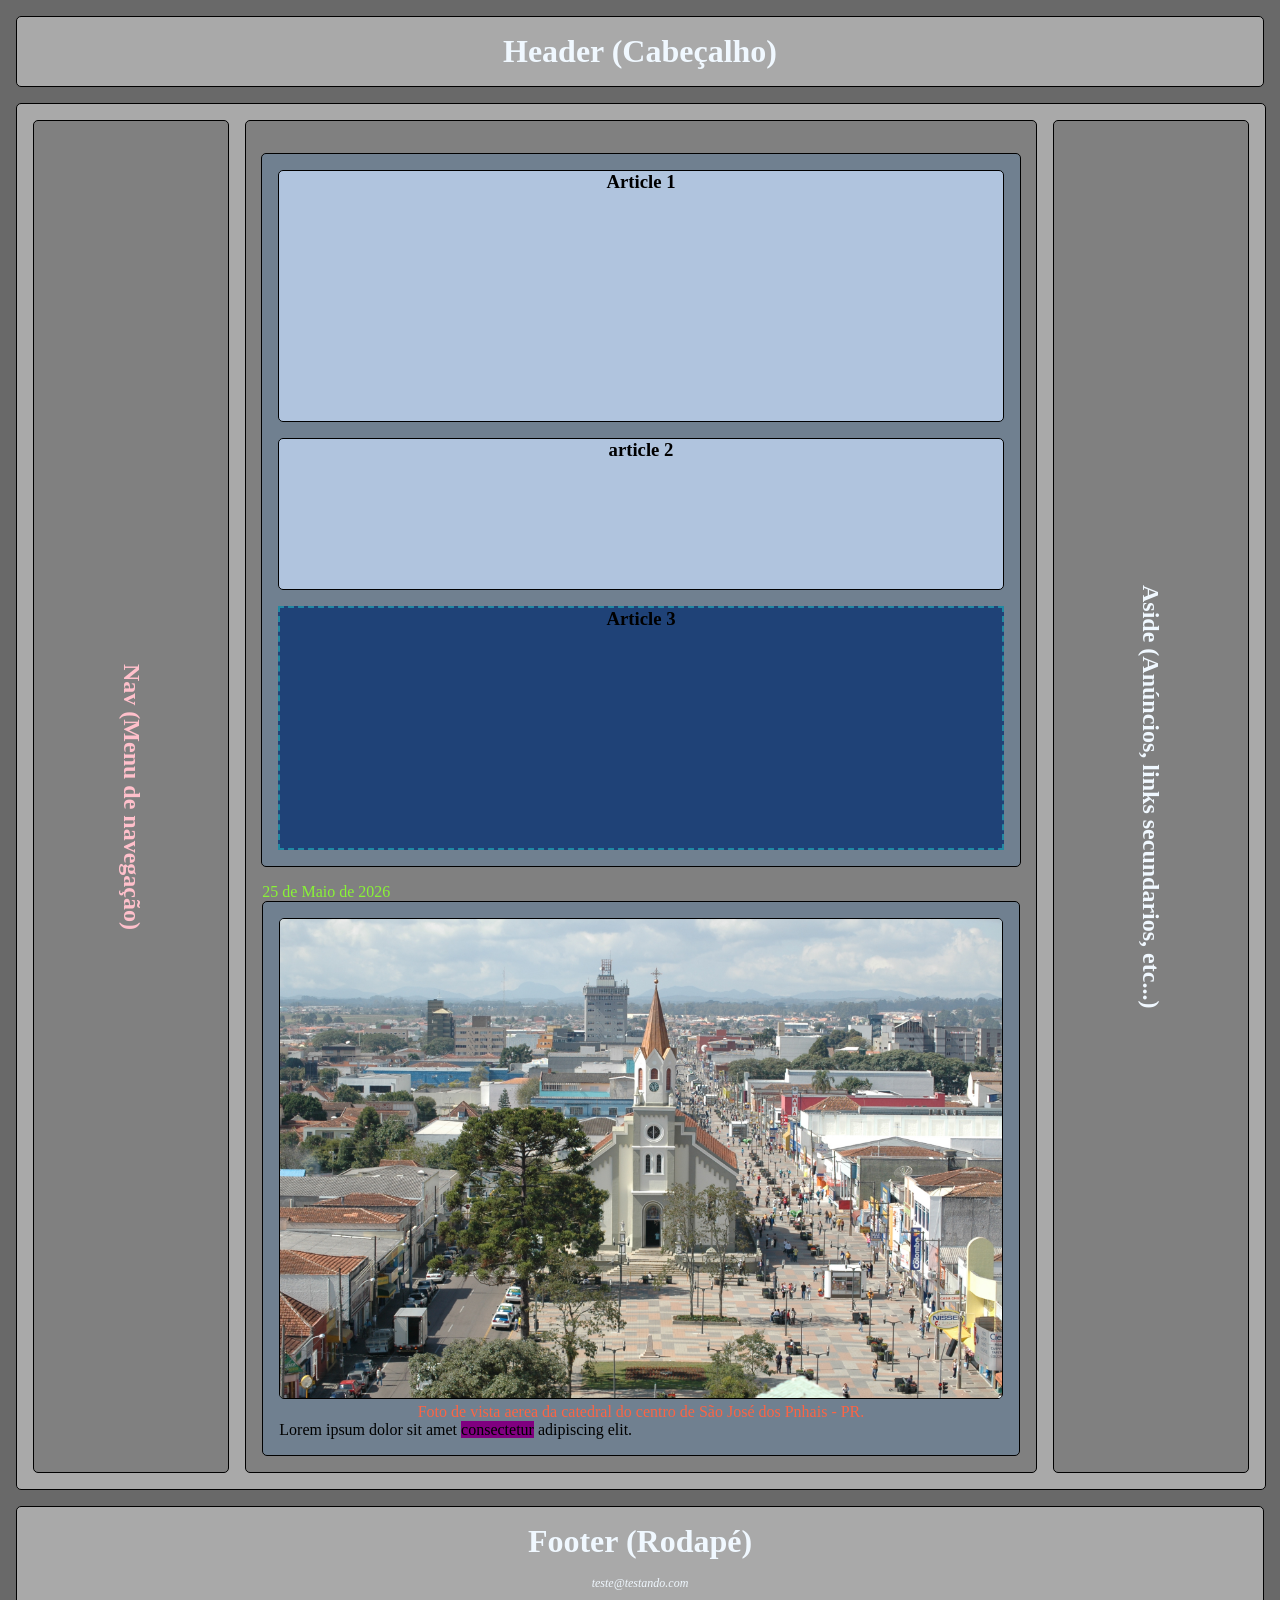
<file: html_semantico/index.html>
<!DOCTYPE html>
<html lang="pt-br">
<head>
    <meta charset="UTF-8">
    <meta name="viewport" content="width=device-width, initial-scale=1.0">
    <title>HTML Semântco</title>
    <link rel="stylesheet" href="style/style.css">
</head>

<body class="container-principal">
    <header class="cabecalho">
        <h1>Header (Cabeçalho)</h1>
    </header>

    <main class="conteudo-principal">
        <nav class="menu-navegacao">
            <h1 class="text-vertical exercicio-1">Nav (Menu de navegação)</h1>
        </nav>

        <section class="sessao-principal">
            <div class="article-div">
                <article class="article-1">
                    <h1>Article 1</h1>
                </article>
                <article class="article-2">
                    <h1>article 2</h1>
                </article>
                <article class="exercicio-6">
                    <h1>Article 3</h1>
                </article>
            </div>

            <div>
                <time class="exercicio-2" datetime="2026-05-25">25 de Maio de 2026</time>
                <figure class="figura">
                    <img class="imagem" src="assets/image/catedral_centro_sjp 3.png" alt="Catedral do centro de São José dos Pinhas">
                    <figcaption class="exercicio-3">Foto de vista aerea da catedral do centro de São José dos Pnhais - PR.</figcaption>
                    <p>Lorem ipsum dolor sit amet <mark class="exercicio-4">consectetur</mark> adipiscing elit.</p>
                </figure>
            </div>


        </section>
        
        <aside class="anuncio">
            <h1 class="text-vertical">Aside (Anúncios, links secundarios, etc...)</h1>
        </aside>
    </main>

    <footer class="rodape">
        <h1>Footer (Rodapé)</h1>
        <address class="exercicio-5">teste@testando.com</address>
    </footer>
</body>
</html>
</file>
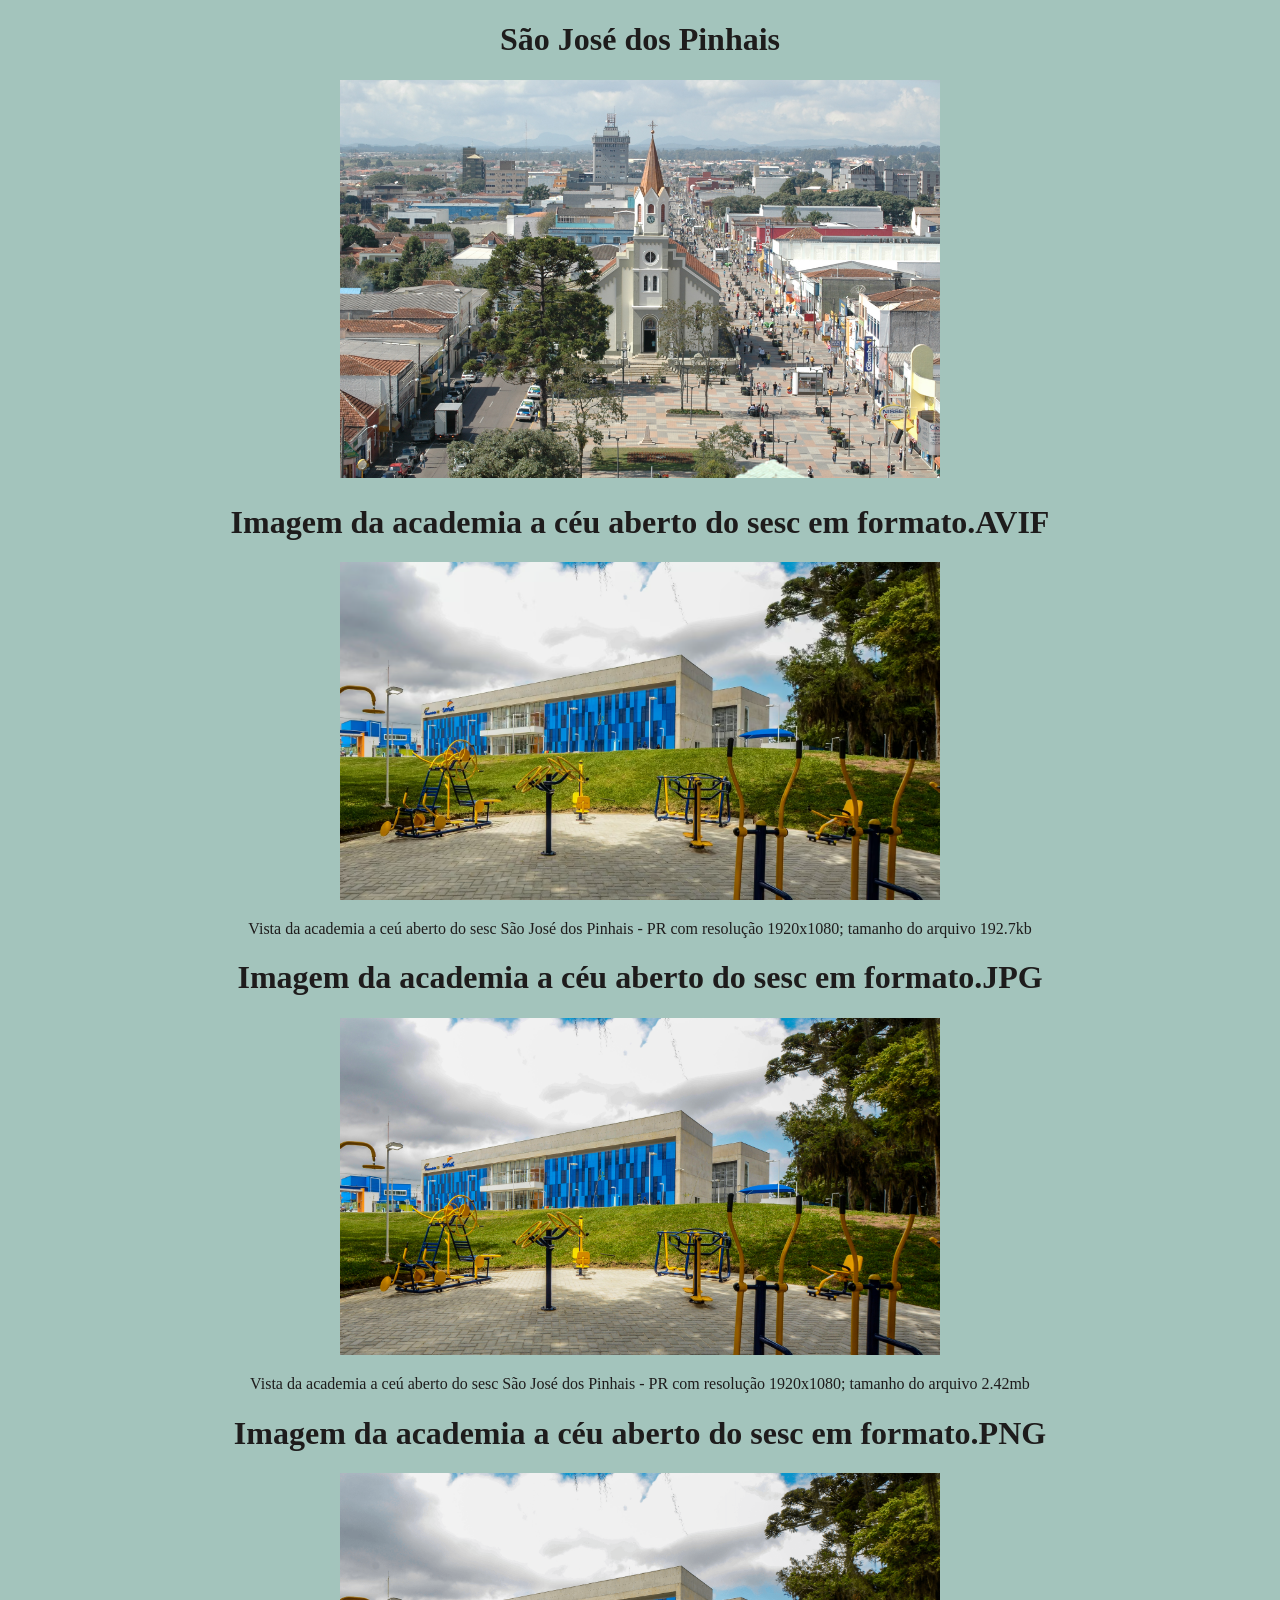
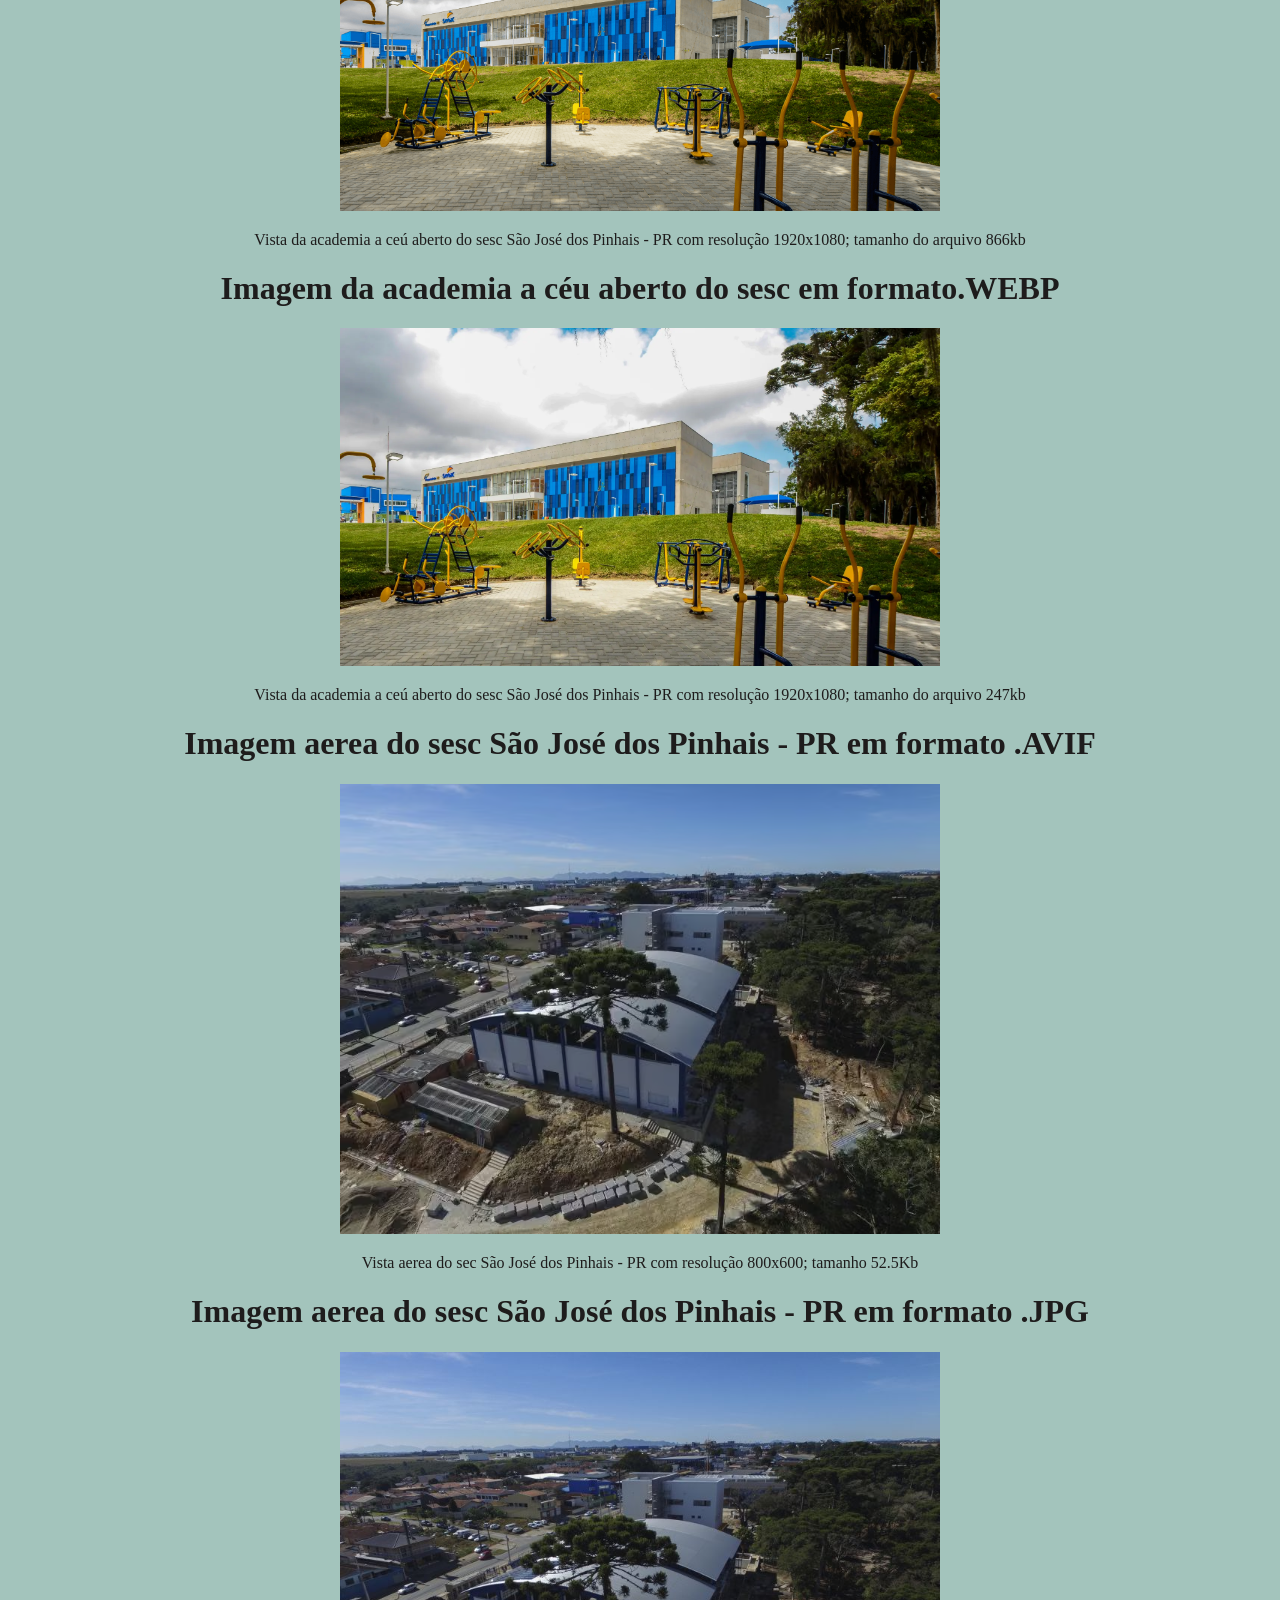
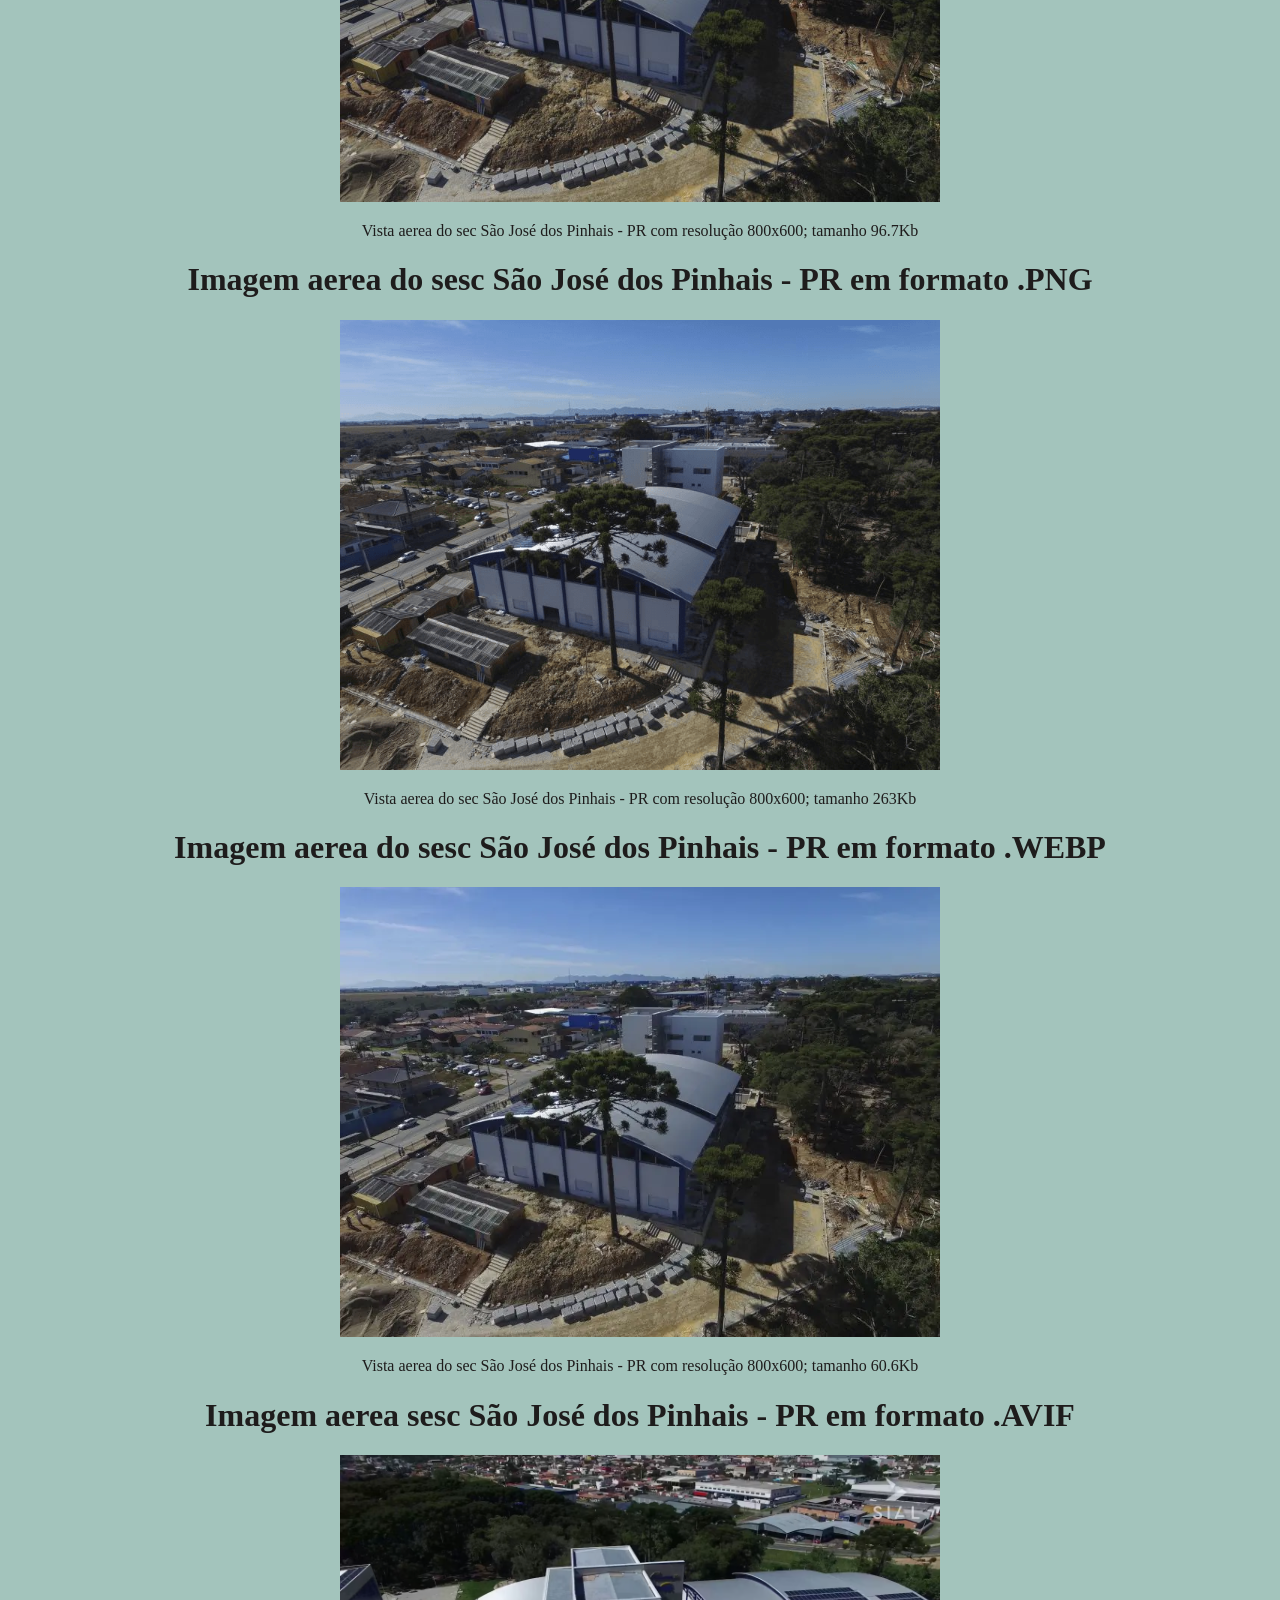
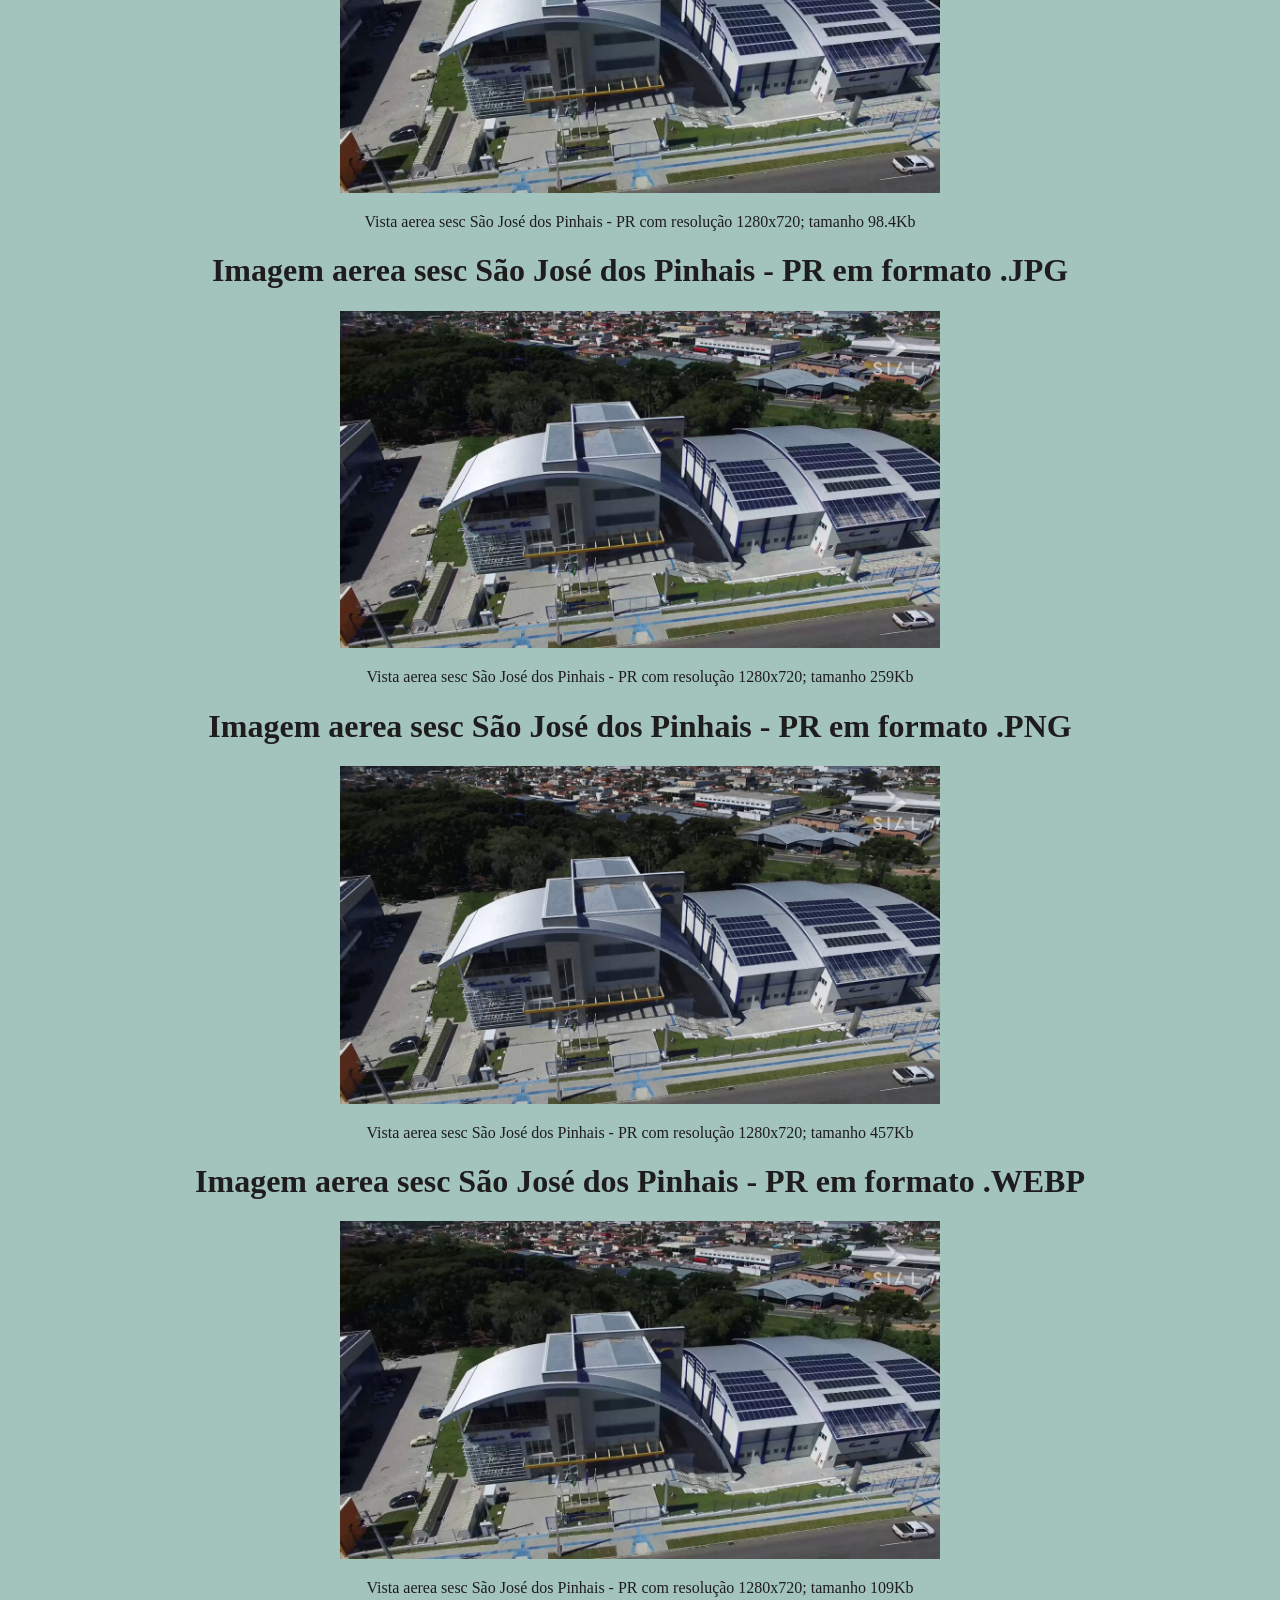
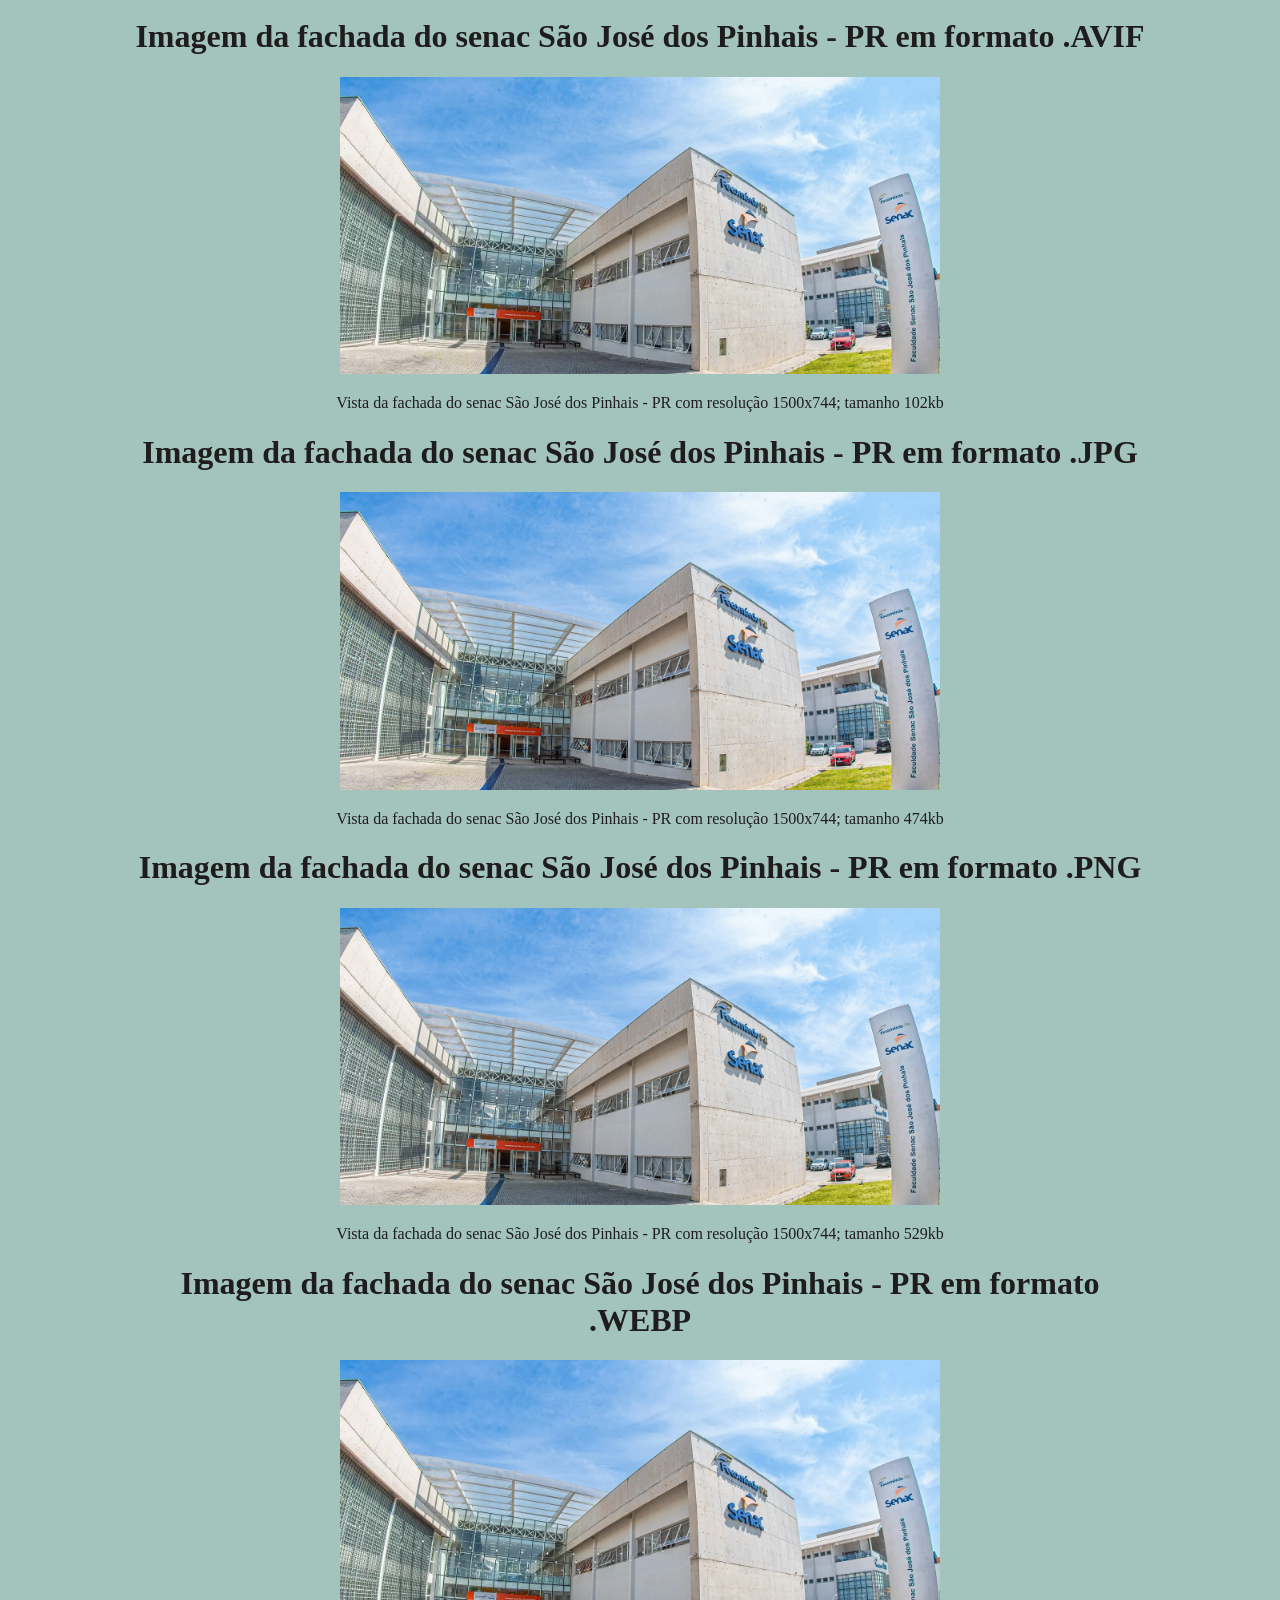
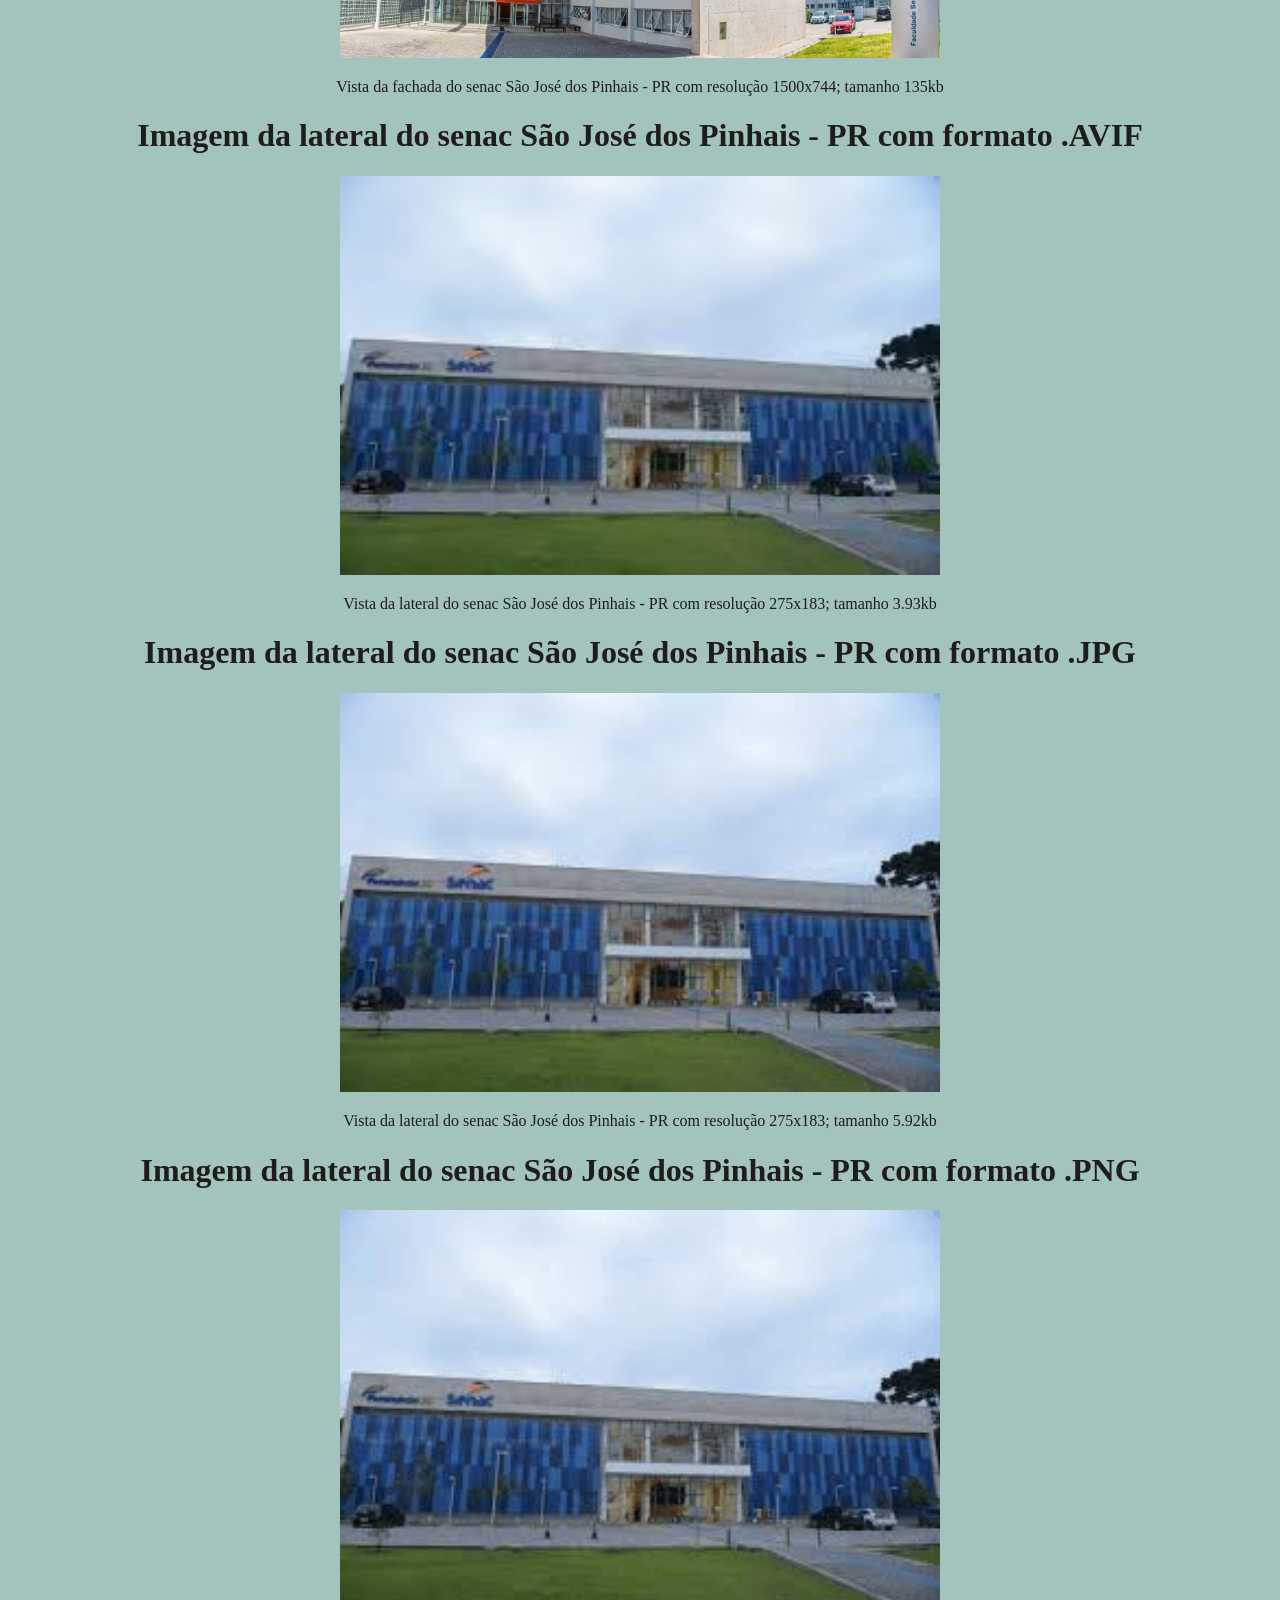
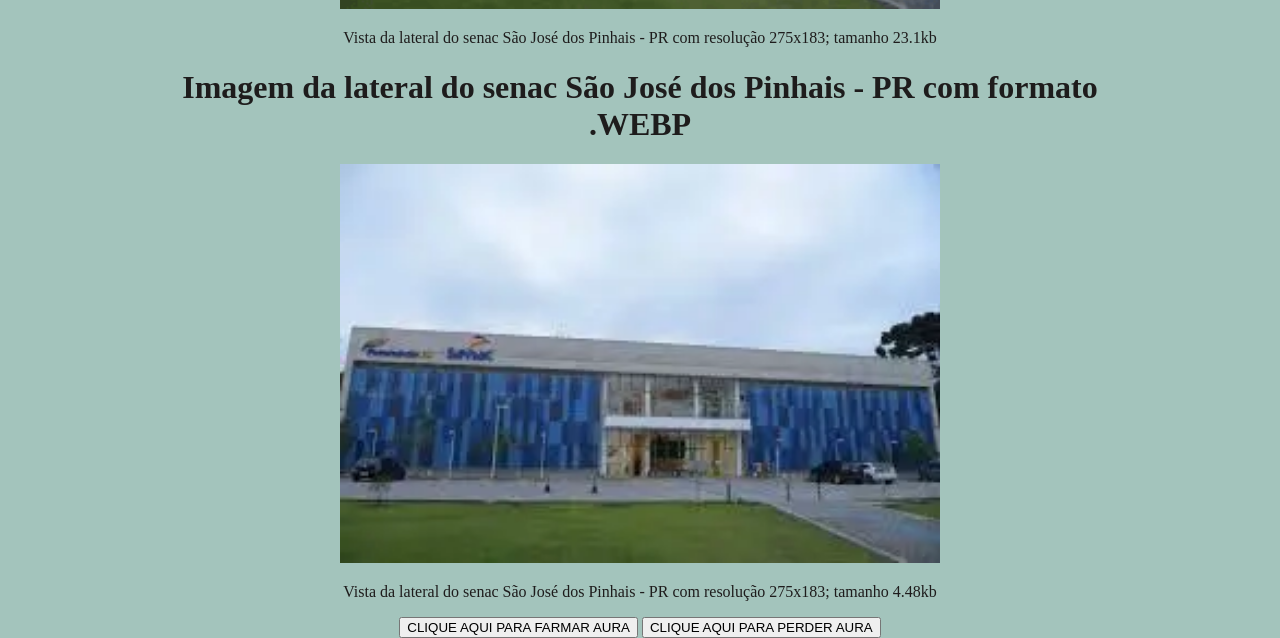
<file: inserindo_imagens_html/index.html>
<!DOCTYPE html>
<html lang="PT-BR">
    <head>
        <meta charset="UTF-8">
        <title>Meu primeiro site</title>
        <link rel="stylesheet" href="css/style.css">
    </head>
    <body>
        <h1>São José dos Pinhais</h1>
        <img src="image/catedral_centro_sjp.png" alt="Catedral do centro de São José dos Pinhais - PR">

        <!--Sesc, senac-->
        <h1>Imagem da academia a céu aberto do sesc em formato.AVIF </h1>
        <img src="image/atividade/academia_a_ceu_aberto.avif" alt="Vista da academia a ceú aberto do sesc São José dos Pinhais - PR">
        <p>Vista da academia a ceú aberto do sesc São José dos Pinhais - PR com resolução 1920x1080; tamanho do arquivo 192.7kb</p>

         <h1>Imagem da academia a céu aberto do sesc em formato.JPG </h1>
        <img src="image/atividade/academia_a_ceu_aberto.jpg" alt="Vista da academia a ceú aberto do sesc São José dos Pinhais - PR">
        <p>Vista da academia a ceú aberto do sesc São José dos Pinhais - PR com resolução 1920x1080; tamanho do arquivo 2.42mb</p>

         <h1>Imagem da academia a céu aberto do sesc em formato.PNG </h1>
        <img src="image/atividade/academia_a_ceu_aberto.png" alt="Vista da academia a ceú aberto do sesc São José dos Pinhais - PR">
        <p>Vista da academia a ceú aberto do sesc São José dos Pinhais - PR com resolução 1920x1080; tamanho do arquivo 866kb</p>

         <h1>Imagem da academia a céu aberto do sesc em formato.WEBP </h1>
        <img src="image/atividade/academia_a_ceu_aberto.webp" alt="Vista da academia a ceú aberto do sesc São José dos Pinhais - PR">
        <p>Vista da academia a ceú aberto do sesc São José dos Pinhais - PR com resolução 1920x1080; tamanho do arquivo 247kb</p>

        <h1>Imagem aerea do sesc São José dos Pinhais - PR em formato .AVIF</h1>
        <img src="image/atividade/aerea_construção.avif" alt="Imagem aerea do sesc São José dos Pinhais - PR">
        <p>Vista aerea do sec São José dos Pinhais - PR com resolução 800x600; tamanho 52.5Kb</p>

        <h1>Imagem aerea do sesc São José dos Pinhais - PR em formato .JPG</h1>
        <img src="image/atividade/aerea_construção.jpg" alt="Imagem aerea do sesc São José dos Pinhais - PR">
        <p>Vista aerea do sec São José dos Pinhais - PR com resolução 800x600; tamanho 96.7Kb</p>

        <h1>Imagem aerea do sesc São José dos Pinhais - PR em formato .PNG</h1>
        <img src="image/atividade/aerea_construção.png" alt="Imagem aerea do sesc São José dos Pinhais - PR">
        <p>Vista aerea do sec São José dos Pinhais - PR com resolução 800x600; tamanho 263Kb</p>

        <h1>Imagem aerea do sesc São José dos Pinhais - PR em formato .WEBP</h1>
        <img src="image/atividade/aerea_construção.webp" alt="Imagem aerea do sesc São José dos Pinhais - PR">
        <p>Vista aerea do sec São José dos Pinhais - PR com resolução 800x600; tamanho 60.6Kb</p>

        <h1>Imagem aerea sesc São José dos Pinhais - PR em formato .AVIF</h1>
        <img src="image/atividade/aerea_sesc.avif" alt="Imagem aerea sesc São José dos Pinhais - PR">
        <p> Vista aerea sesc São José dos Pinhais - PR com resolução 1280x720; tamanho 98.4Kb</p>

        <h1>Imagem aerea sesc São José dos Pinhais - PR em formato .JPG</h1>
        <img src="image/atividade/aerea_sesc.jpg" alt="Imagem aerea sesc São José dos Pinhais - PR">
        <p> Vista aerea sesc São José dos Pinhais - PR com resolução 1280x720; tamanho 259Kb</p>

        <h1>Imagem aerea sesc São José dos Pinhais - PR em formato .PNG</h1>
        <img src="image/atividade/aerea_sesc.png" alt="Imagem aerea sesc São José dos Pinhais - PR">
        <p> Vista aerea sesc São José dos Pinhais - PR com resolução 1280x720; tamanho 457Kb</p>

        <h1>Imagem aerea sesc São José dos Pinhais - PR em formato .WEBP</h1>
        <img src="image/atividade/aerea_sesc.webp" alt="Imagem aerea sesc São José dos Pinhais - PR">
        <p> Vista aerea sesc São José dos Pinhais - PR com resolução 1280x720; tamanho 109Kb</p>

        <h1> Imagem da fachada do senac São José dos Pinhais - PR em formato .AVIF</h1>
        <img src="image/atividade/Fachada_Senac.avif" alt="Imagem da fachada do senac São José dos Pinhais - PR">
        <p>Vista da fachada do senac São José dos Pinhais - PR com resolução 1500x744; tamanho 102kb</p>

        <h1> Imagem da fachada do senac São José dos Pinhais - PR em formato .JPG</h1>
        <img src="image/atividade/Fachada_Senac.jpg" alt="Imagem da fachada do senac São José dos Pinhais - PR">
        <p>Vista da fachada do senac São José dos Pinhais - PR com resolução 1500x744; tamanho 474kb</p>

        <h1> Imagem da fachada do senac São José dos Pinhais - PR em formato .PNG</h1>
        <img src="image/atividade/Fachada_Senac.png" alt="Imagem da fachada do senac São José dos Pinhais - PR">
        <p>Vista da fachada do senac São José dos Pinhais - PR com resolução 1500x744; tamanho 529kb</p>

        <h1> Imagem da fachada do senac São José dos Pinhais - PR em formato .WEBP</h1>
        <img src="image/atividade/Fachada_Senac.webp" alt="Imagem da fachada do senac São José dos Pinhais - PR">
        <p>Vista da fachada do senac São José dos Pinhais - PR com resolução 1500x744; tamanho 135kb</p>

        <h1> Imagem da lateral do senac São José dos Pinhais - PR com formato .AVIF</h1>
        <img src="image/atividade/lateral_senac.avif" alt="Imagem da lateral do senac São José dos Pinhais - PR">
        <p>Vista da lateral do senac São José dos Pinhais - PR com resolução 275x183; tamanho 3.93kb</p>

        <h1> Imagem da lateral do senac São José dos Pinhais - PR com formato .JPG</h1>
        <img src="image/atividade/lateral_senac.jpg" alt="Imagem da lateral do senac São José dos Pinhais - PR">
        <p>Vista da lateral do senac São José dos Pinhais - PR com resolução 275x183; tamanho 5.92kb</p>

        <h1> Imagem da lateral do senac São José dos Pinhais - PR com formato .PNG</h1>
        <img src="image/atividade/lateral_senac.png" alt="Imagem da lateral do senac São José dos Pinhais - PR">
        <p>Vista da lateral do senac São José dos Pinhais - PR com resolução 275x183; tamanho 23.1kb</p>

        <h1> Imagem da lateral do senac São José dos Pinhais - PR com formato .WEBP</h1>
        <img src="image/atividade/lateral_senac.webp" alt="Imagem da lateral do senac São José dos Pinhais - PR">
        <p>Vista da lateral do senac São José dos Pinhais - PR com resolução 275x183; tamanho 4.48kb</p>

        <button onclick="alert('farmou muita AURA 67')">CLIQUE AQUI PARA FARMAR AURA</button>
        <button onclick="alert('perdeu aura')">CLIQUE AQUI PARA PERDER AURA</button>

    </body>
</html>
</file>
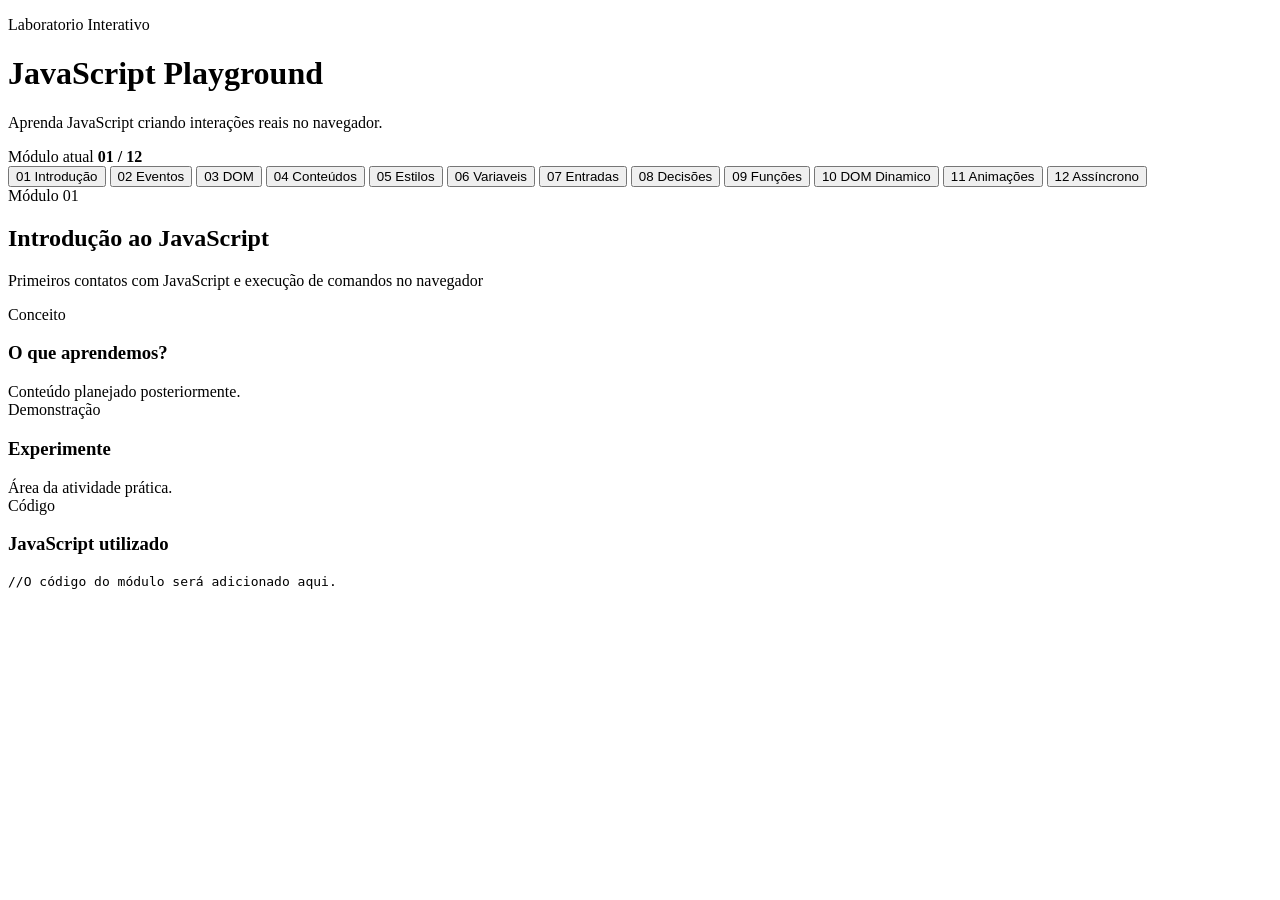
<file: javascript_playground/index.html>
<!DOCTYPE html>
<html lang="pt-BR">
<head>
    <meta charset="UTF-8">
    <meta name="viewport" content="width=device-width, initial-scale=1.0">
    <meta name="descripition" content="Laboratório interativo para aprendizagem progressiva de JavaScript.">
    <title>JavaScript Playground</title>
</head>
<body>
    <!-- =========================================================
         CABEÇALHO DO PROJETO
     ========================================================= -->
     <header class="site-header">
        <div class="container header-content">
            <div>
                <p class="eyebrow">Laboratorio Interativo</p>
                <h1>JavaScript Playground</h1>
                <p class="header-descripition">
                    Aprenda JavaScript criando interações reais no navegador.
                </p>
            </div>
            <div class="progress-card" aria-label="Progresso no laboratorio">
                <span class="progress-label">Módulo atual</span>
                <strong id="current-module-label">01 / 12</strong>
            </div>
        </div>
     </header>

    <!-- =========================================================
         NAVEGAÇÃO ENTRE OS MODULOS
     ========================================================= -->
     <nav class="module-navigation" aria-label="Navegação dos módulos">
        <div class="container">
            <div class="module-navigation-list">
                <button class="module-nav-button active" data-module-target="module-01">01 Introdução</button>
                <button class="module-nav-button" data-module-target="module-02">02 Eventos</button>
                <button class="module-nav-button" data-module-target="module-03">03 DOM</button>
                <button class="module-nav-button" data-module-target="module-04">04 Conteúdos</button>
                <button class="module-nav-button" data-module-target="module-05">05 Estilos</button>
                <button class="module-nav-button" data-module-target="module-06">06 Variaveis</button>
                <button class="module-nav-button" data-module-target="module-07">07 Entradas</button>
                <button class="module-nav-button" data-module-target="module-08">08 Decisões</button>
                <button class="module-nav-button" data-module-target="module-09">09 Funções</button>
                <button class="module-nav-button" data-module-target="module-10">10 DOM Dinamico</button>
                <button class="module-nav-button" data-module-target="module-11">11 Animações</button>
                <button class="module-nav-button" data-module-target="module-12">12 Assíncrono</button>
            </div>
        </div>
     </nav>

     <!-- =========================================================
        CONTEÚDO PRINCIPAL
    ========================================================= -->

    <main>
    <!-- =========================================================
        MÓDULO 01
    ========================================================= -->
    <section class="module-section active" id="module-01" data-module-number="module-header">
        <header class="module-header">
            <span>Módulo 01</span>
            <h2>Introdução ao JavaScript</h2>
            <p>Primeiros contatos com JavaScript e execução de comandos no navegador</p>
        </header>

        <div class="module-grid">
            <article class="lesson-card">
                <span class="card-label">Conceito</span>
                <h3>O que aprendemos?</h3>
                <div class="placeholder-content">
                    Conteúdo planejado posteriormente.
                </div>
            </article>

            <article class="lesson-card">
                <span class="card-label">Demonstração</span>
                <h3>Experimente</h3>
                <div class="demo-area">
                    Área da atividade prática.
                </div>
            </article>

            <article class="lesson-card code-card">
                <span class="card-label">Código</span>
                <h3>JavaScript utilizado</h3>
                <pre><code>//O código do módulo será adicionado aqui.</code></pre>
            </article>
        </div>
    </section>
    </main>
</body>
</html>
</file>
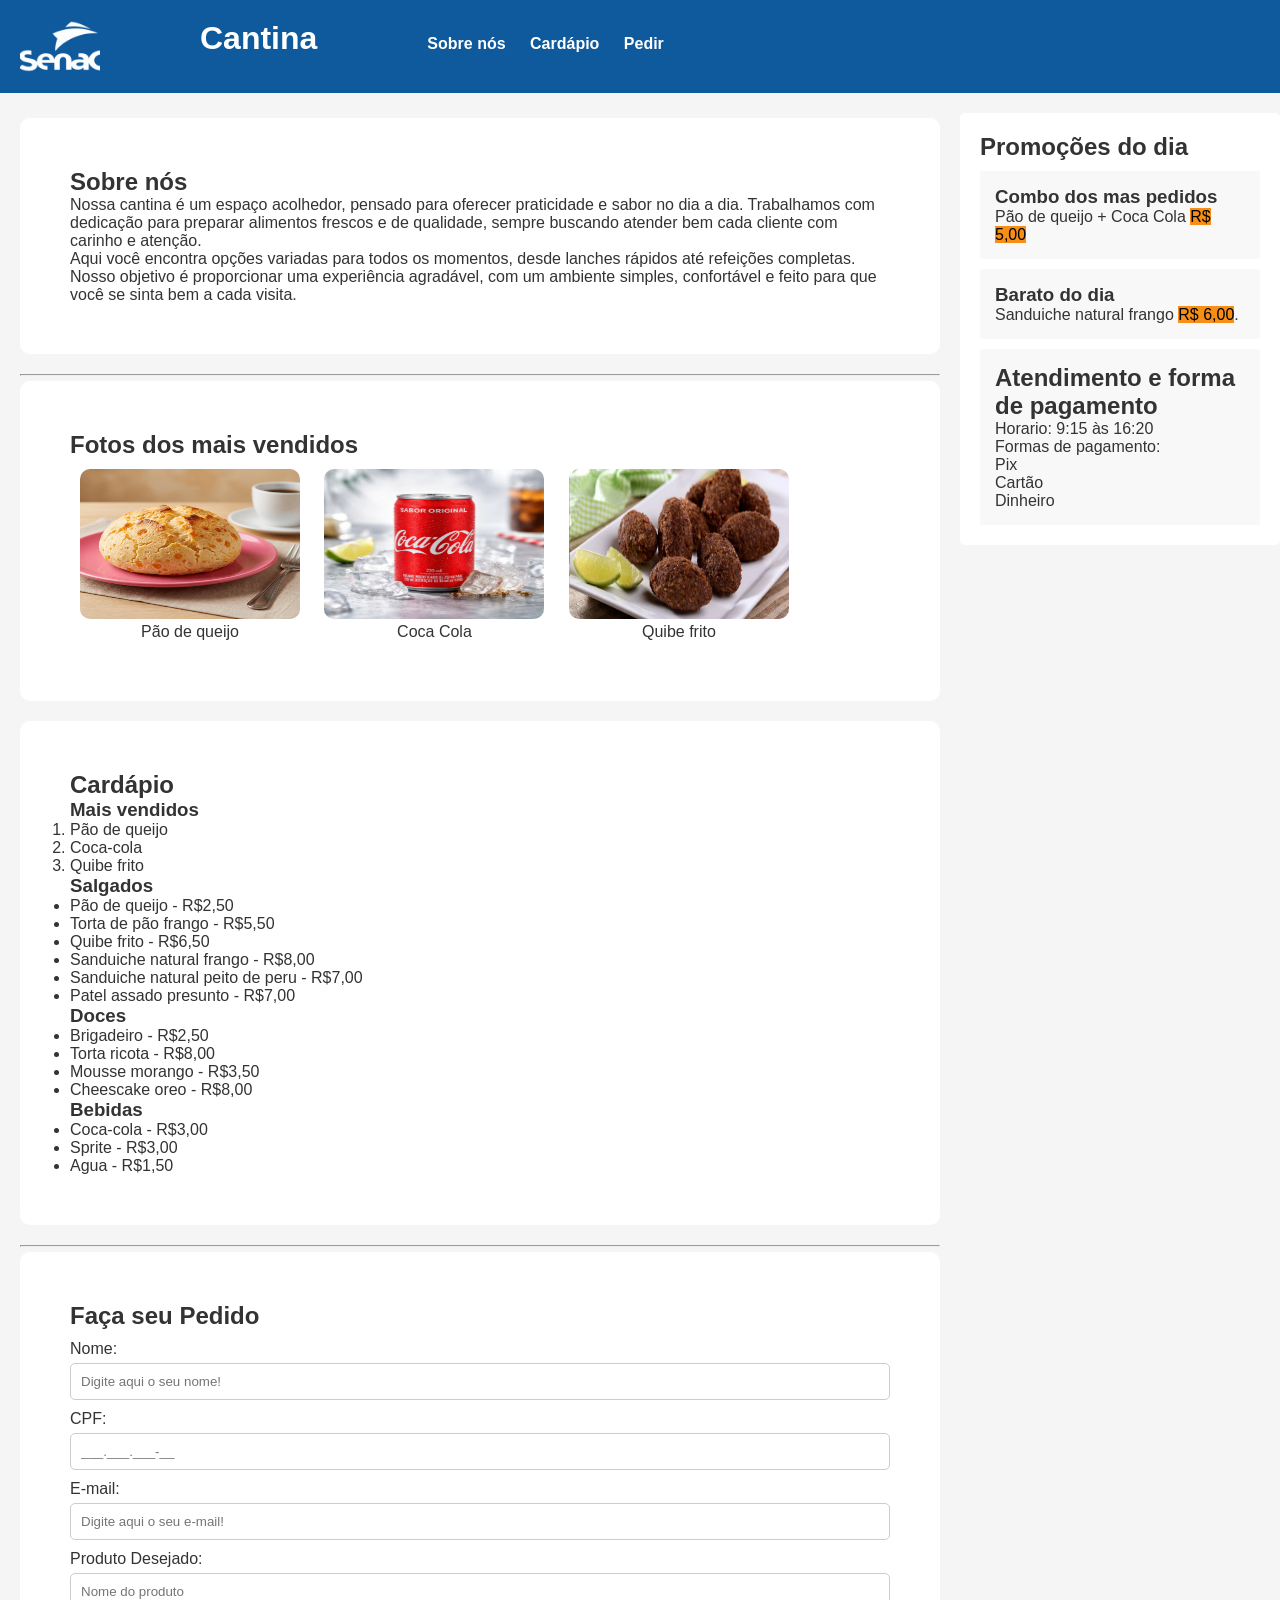
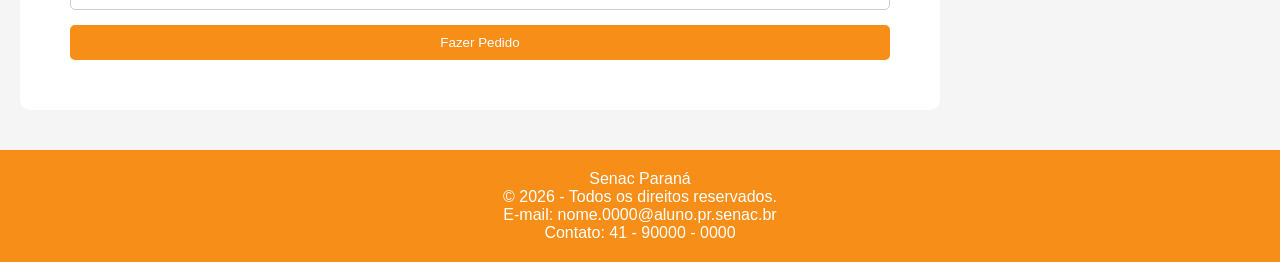
<file: murilo.projeto_cantina/index.html>
<!DOCTYPE html>
<html lang="pt-BR">
<head>
    <meta charset="UTF-8">
    <meta name="viewport" content="width=device-width, initial-scale=1.0">
    <title>Cantina do Senac</title>
    <link rel="stylesheet" href="style/style.css">
</head>
<body>

    <header>
            <img src="imagem/Senac_logo.svg.png" alt="Logo do senac">
            <h1>Cantina</h1>

        <nav>
            <ul>
                <li><a href="#sobre">Sobre nós</a></li>
                <li><a href="#cardapio">Cardápio</a></li>
                <li><a href="#pedir">Pedir</a></li>
            </ul>
        </nav>
    </header>

    <main>

        <section id="sobre">
            <h2>Sobre nós</h2>
            <p>
                Nossa cantina é um espaço acolhedor, pensado para oferecer praticidade e sabor no dia a dia. Trabalhamos com dedicação para preparar alimentos frescos e de qualidade, sempre buscando atender bem cada cliente com carinho e atenção.
            </p>
            <p>
                Aqui você encontra opções variadas para todos os momentos, desde lanches rápidos até refeições completas. Nosso objetivo é proporcionar uma experiência agradável, com um ambiente simples, confortável e feito para que você se sinta bem a cada visita.
            </p>
        </section>

        <hr>

        <section id="fotos">
            <h2>Fotos dos mais vendidos</h2>

            <figure>
                <img src="imagem/pao_de_queijo.png" alt="Pão de queijo">
                <figcaption>Pão de queijo</figcaption>
            </figure>

            <figure>
                <img src="imagem/coca_cola.png" alt="Coca Cola">
                <figcaption>Coca Cola</figcaption>
            </figure>

            <figure>
                <img src="imagem/quibe.png" alt="Quibe">
                <figcaption>Quibe frito</figcaption>
            </figure>
        </section>

        <section id="cardapio">
            <h2>Cardápio</h2>
 
            <div>
            <h3>Mais vendidos</h3>
            <ol>
                <li>Pão de queijo</li>
                <li>Coca-cola</li>
                <li>Quibe frito</li>
            </ol>
            </div>
 
            <h3>Salgados</h3>
            <ul>
                <li>Pão de queijo - R$2,50</li>
                <li>Torta de pão frango - R$5,50</li>
                <li>Quibe frito - R$6,50</li>
                <li>Sanduiche natural frango - R$8,00</li>
                <li>Sanduiche natural peito de peru - R$7,00</li>
                <li>Patel assado presunto - R$7,00</li>
            </ul>
 
            <h3>Doces</h3>
            <ul>
                <li>Brigadeiro - R$2,50</li>
                <li>Torta ricota - R$8,00</li>
                <li>Mousse morango - R$3,50</li>
                <li>Cheescake oreo - R$8,00</li>
            </ul>
 
            <h3>Bebidas</h3>
            <ul>
                <li>Coca-cola - R$3,00</li>
                <li>Sprite - R$3,00</li>
                <li>Agua - R$1,50</li>
            </ul>
        </section>

        <hr>

        <section id="pedir">
            <h2>Faça seu Pedido</h2>

            <form>
                <label>Nome:</label>
                <input type="text" name="nome" id="nome" placeholder="Digite aqui o seu nome!">

                <label>CPF:</label>
                <input type="text" name="cpf" id="cpf" placeholder="___.___.___-__">

                <label>E-mail:</label>
                <input type="email" name="email" id="email" placeholder="Digite aqui o seu e-mail!">

                <label>Produto Desejado:</label>
                <input type="text" name="produto" id="produto" placeholder="Nome do produto">

                <button>Fazer Pedido</button>
            </form>
        </section>

    </main>

    <aside>
        <h2>Promoções do dia</h2>

        <article>
                <h3>Combo dos mas pedidos</h3>
                <p>Pão de queijo + Coca Cola <mark>R$ 5,00</mark></p>
            </article>
 
            <article>
                <h3>Barato do dia</h3>
                <p>Sanduiche natural frango <mark>R$ 6,00</mark>.</p>
            </article>
           
            <article>
            <h2>Atendimento e forma de pagamento</h2>
 
        <p>Horario: 9:15 às 16:20</p>
 
        <p>Formas de pagamento:</p>
        <ul>
            <li>Pix</li>
            <li>Cartão</li>
            <li>Dinheiro</li>
        </ul>
            </article>
    </aside>

    <footer>
        <p>Senac Paraná</p>
        <p>&copy; 2026 - Todos os direitos reservados.</p>
        <p>E-mail: nome.0000@aluno.pr.senac.br</p>
        <p>Contato: 41 - 90000 - 0000</p>
    </footer>

</body>
</html>
</file>
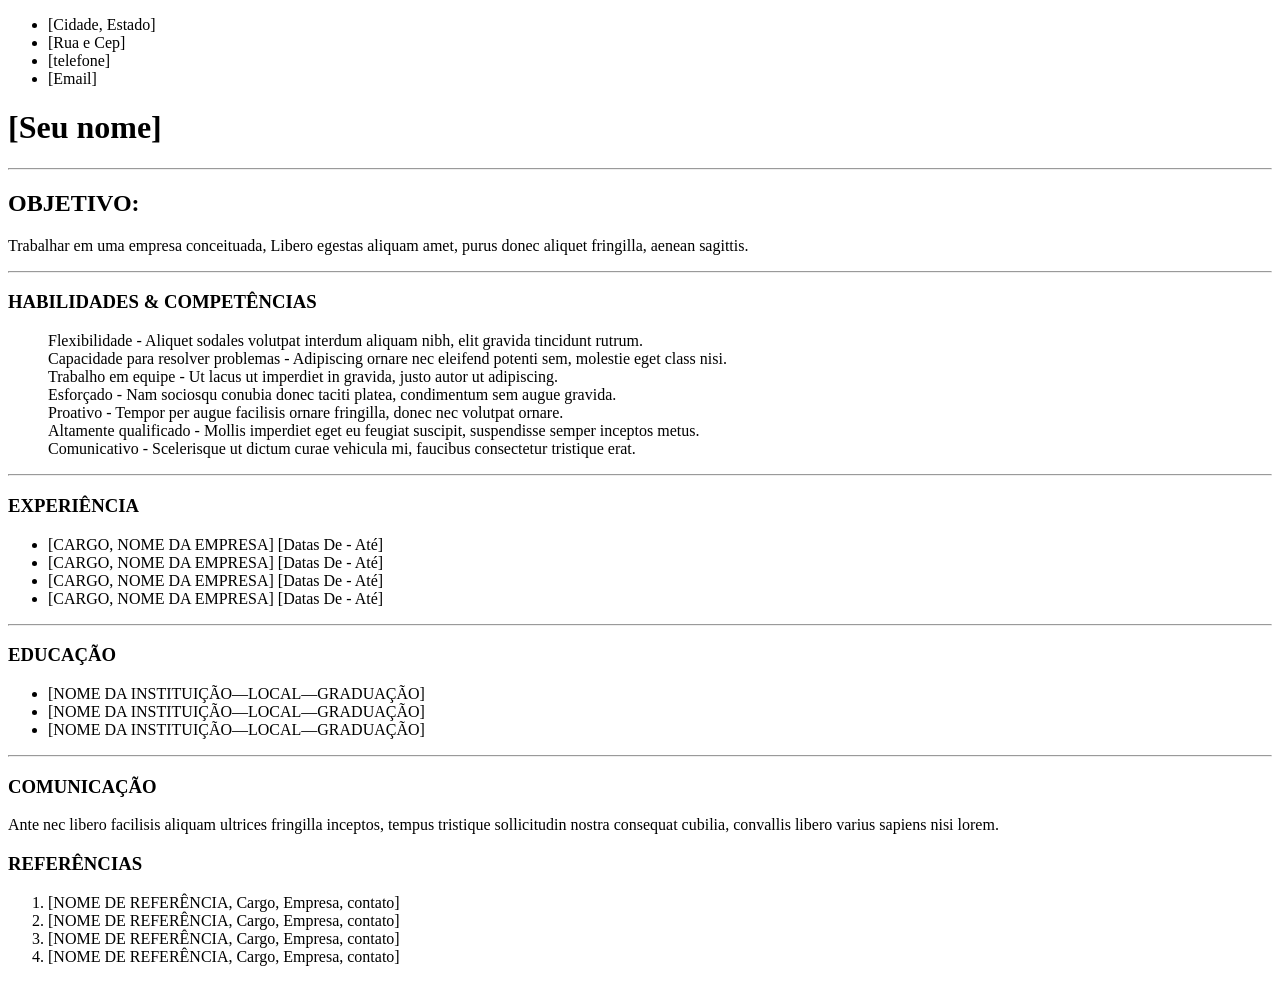
<file: curriculo_html/correcao.html>
<!DOCTYPE html>
<html lang="pt-br">
<head>
    <meta charset="UTF-8">
    <meta name="viewport" content="width=device-width, initial-scale=1.0">
    <title>Document</title>
</head>
<body>
    <ul> <!-- <ul> define uma lista não ordenada -->
    <li>[Cidade, Estado]</li> <!-- <ul> informa o conteudo da lista -->
    <li>[Rua e Cep]</li>
    <li>[telefone]</li>
    <li>[Email]</li>
    </ul>
    <h1>[Seu nome]</h1>   
    <hr>

    <h2>OBJETIVO:</h2>
    <p>Trabalhar em uma empresa conceituada, Libero egestas aliquam amet, purus donec aliquet fringilla, aenean sagittis.</p>
    <hr>

    <dl>
        <dt>
            <h3>HABILIDADES & COMPETÊNCIAS</h3>
        </dt>
        <dd>Flexibilidade - Aliquet sodales volutpat interdum aliquam nibh, elit gravida tincidunt rutrum.</dd>
        <dd>Capacidade para resolver problemas - Adipiscing ornare nec eleifend potenti sem, molestie eget class nisi.</dd>
        <dd>Trabalho em equipe - Ut lacus ut imperdiet in gravida, justo autor ut adipiscing.</dd>
        <dd>Esforçado - Nam sociosqu conubia donec taciti platea, condimentum sem augue gravida.</dd>
        <dd>Proativo - Tempor per augue facilisis ornare fringilla, donec nec volutpat ornare.</dd>
        <dd>Altamente qualificado - Mollis imperdiet eget eu feugiat suscipit, suspendisse semper inceptos metus.</dd>
        <dd>Comunicativo - Scelerisque ut dictum curae vehicula mi, faucibus consectetur tristique erat.</dd>
    </dl>
    <hr>

    <h3>EXPERIÊNCIA</h3>
    <ul>
        <li>[CARGO, NOME DA EMPRESA] [Datas De - Até]</li>
        <li>[CARGO, NOME DA EMPRESA] [Datas De - Até]</li>
        <li>[CARGO, NOME DA EMPRESA] [Datas De - Até]</li>
        <li>[CARGO, NOME DA EMPRESA] [Datas De - Até]</li>
    </ul>
    <hr>

    <h3>EDUCAÇÃO</h3>
    <ul>
        <li>[NOME DA INSTITUIÇÃO—LOCAL—GRADUAÇÃO]</li>
        <li>[NOME DA INSTITUIÇÃO—LOCAL—GRADUAÇÃO]</li>
        <li>[NOME DA INSTITUIÇÃO—LOCAL—GRADUAÇÃO]</li>
    </ul>
    <hr>

    <h3>COMUNICAÇÃO</h3>
    <p> Ante nec libero facilisis aliquam ultrices fringilla inceptos, tempus tristique sollicitudin nostra consequat cubilia, convallis libero varius sapiens nisi lorem.</p>

    <h3>REFERÊNCIAS</h3>
    <ol>
        <li>[NOME DE REFERÊNCIA, Cargo, Empresa, contato]</li>
        <li>[NOME DE REFERÊNCIA, Cargo, Empresa, contato]</li>
        <li>[NOME DE REFERÊNCIA, Cargo, Empresa, contato]</li>
        <li>[NOME DE REFERÊNCIA, Cargo, Empresa, contato]</li>
    </ol>
</body>
</html>
</file>
<file: atividade_final_css/style/style.css>
* {
    padding: 0;
    margin: 0;
    box-sizing: border-box;
}

body {
    font-family: Arial, sans-serif;
    background-color: #f4f4f4;
    color: #222;
}

header {
    background-color: #222;
    padding: 25px;
    position: sticky;
    top: 0;
}

nav ul {
    display: flex;
    gap: 25px;
    justify-content: center;
    list-style: none;
}

nav a {
    color: white;
    text-decoration: none;
    font-weight: bold;
}

nav a:hover {
    color: #00bcd4;
}

main {
    width: 90%;
    margin: 30px auto;
}

.secao {
    margin: 40px 0;
    padding: 30px;
    background-color: white;
    border-radius: 10px;
}

article {
    padding: 20px;
    margin: 15px 0;
    text-align: center;
    background-color: #fafafa;
}

/* BORDAS */

.bordas article:nth-child(1) {
    border: 5px solid #000;
}

.bordas article:nth-child(2) {
    border: 5px outset #3498db;
}

.bordas article:nth-child(3) {
    border: 5px inset #e67e22;
}

.bordas article:nth-child(4) {
    border: 5px ridge #9b59b6;
}

.bordas article:nth-child(5) {
    border: 5px groove #2ecc71;
}

.bordas article:nth-child(6) {
    border: 5px double #e74c3c;
}

.bordas article:nth-child(7) {
    border: 5px dotted #34495e;
}

.bordas article:nth-child(8) {
    border: 5px dashed #f1c40f;
}

/* ESPESSURAS DAS FONTES */

.peso-100 {
    font-weight: 100;
}

.peso-200 {
    font-weight: 200;
}

.peso-300 {
    font-weight: 300;
}

.peso-400 {
    font-weight: 400;
}

.peso-500 {
    font-weight: 500;
}

.peso-600 {
    font-weight: 600;
}

.peso-700 {
    font-weight: 700;
}

.peso-800 {
    font-weight: 800;
}

.peso-900 {
    font-weight: 900;
}

.peso-bold {
    font-weight: bold;
}

.peso-normal {
    font-weight: normal;
}

/* BRACKGOUNDS */

.backgrounds article {
    min-height: 100px;
    color: white;
    font-weight: bold;
}

.backgrounds article:nth-child(1) {
    background-color: #3498db;
}

.backgrounds article:nth-child(2) {
    background: linear-gradient(to right, #8e44ad, #3498db);
}

.backgrounds article:nth-child(3) {
    background-image: url(../image/cover.jpg);
    background-size: cover;
    background-position: center;
}

.backgrounds article:nth-child(4) {
    background-image: url(../image/repeat.jpg);
    background-repeat: repeat;
}

.backgrounds article:nth-child(5) {
    background-image: url(../image/no-repeat.jpg);
    background-repeat: no-repeat;
    background-position: center;
    background-color: #222;
}

.backgrounds article:nth-child(6) {
    background-image: url(../image/fixed.jpg);
    background-attachment: fixed;
    background-size: cover;
    background-position: center;
}

.backgrounds article:nth-child(7) {
    background-color: rgba(255, 0, 0, 0.3);
    color: #000;
    /*opaciti 0.3*/
}

/* LISTAS */

.listas {
    display: grid;
    grid-template-columns: repeat(auto-fit, minmax(180px, 1fr));
    gap: 20px;
}

.listas ul {
    background-color: #fafafa;
    padding: 25px 35px;
    border: 1px solid #ccc;
}

.listas ul:nth-child(1) {
    list-style-type: disc;
}

.listas ul:nth-child(2) {
    list-style-type: circle;
}

.listas ul:nth-child(3) {
    list-style-type: square;
}

.listas ul:nth-child(4) {
    list-style-type: decimal;
}

.listas ul:nth-child(5) {
    list-style-type: upper-roman;
}

.listas ul:nth-child(6) {
    list-style-type: lower-alpha;
}

.listas ul:nth-child(7) {
    list-style-type: none;
}

/* TIPOS DE FONTES */

.tipos-fontes article:nth-child(1) {
    font-family: Arial, sans-serif;
}

.tipos-fontes article:nth-child(2) {
    font-family: Verdana, sans-serif;
}

.tipos-fontes article:nth-child(3) {
    font-family: Georgia, serif;
}

.tipos-fontes article:nth-child(4) {
    font-family: 'Times New Roman', serif;
}

.tipos-fontes article:nth-child(5) {
    font-family: 'Courier New', sans-serif;
}

.tipos-fontes article:nth-child(6) {
    font-family: 'Trebuchet MS', monospace;
}

.tipos-fontes article:nth-child(7) {
    font-family: Impact, Haettenschweiler, sans-serif;
}

/* LINHA SEPARADORA */

hr {
    margin: 40px 0;
    border: none;
    height: 2px;
    background-color: #ddd;
}

/* RESPONSIVO */

@media (max-width: 768px) {
    nav ul {
        flex-direction: column;
        align-items: center;
    }

    main {
        width: 95%;
    }
}
</file>
<file: flexbox/style/style.css>
/* ==========================================================
   CONFIGURAÇÕES GERAIS
 
   Esta parte prepara o projeto para receber os estilos da página.
 
   Aqui definimos:
   - variáveis reutilizáveis
   - reset de estilos padrão
   - comportamento global
   - acessibilidade de foco
========================================================== */
 
/* ==========================================================
   VARIÁVEIS CSS
 
   O seletor :root representa o nível mais alto do documento.
 
   Criamos variáveis para centralizar cores, sombras e tamanhos.
   Isso evita repetição e facilita futuras alterações no tema.
========================================================== */
 
:root {
    color-scheme: dark;
    --background: #09090b;
    --surface: #18181b;
    --surface-soft: #27272a;
    --surface-highlight: #3f3f46;
    --border: #52525b;
    --text: #f4f4f5;
    --text-muted: #d4d4d8;
    --primary: #6366f1;
    --primary-hover: #818cf8;
    --accent: #38bdf8;
    --success: #22c55e;
    --warning: #f59e0b;
    --danger: #ef4444;
    --item: #0ea5e9;
    --item-selected: #f97316;
    --radius-small: 8px;
    --radius-medium: 12px;
    --radius-large: 18px;
    --shadow: 0 18px 45px rgba(0, 0, 0, 0.24);
}
 
/* ==========================================================
   RESET CSS
 
   Remove margens e espaçamentos padrões aplicados pelos
   navegadores.
 
   box-sizing: border-box faz com que width e height incluam
   padding e border no cálculo do tamanho final.
========================================================== */
 
* {
    margin: 0;
    padding: 0;
    box-sizing: border-box;
}
 
/* ==========================================================
   COMPORTAMENTO DE ROLAGEM
 
   scroll-behavior cria uma navegação suave ao clicar nos links.
 
   scroll-padding-top evita que o título de uma seção fique
   escondido atrás do menu fixo.
========================================================== */
 
html {
    scroll-behavior: smooth;
    scroll-padding-top: 100px;
}
 
/* ==========================================================
   ESTILOS GERAIS DO BODY
 
   O body recebe o visual geral da página.
 
   clamp() cria medidas responsivas com valor mínimo, ideal
   e máximo.
 
   radial-gradient cria o brilho no canto superior esquerdo.
========================================================== */
 
body {
    min-height: 100vh;
    padding: clamp(16px, 4vw, 48px);
    color: var(--text);
    background:
        radial-gradient(circle at top left, rgba(99, 102, 241, 0.16),
        transparent 34rem),
        var(--background);
    font-family: Inter, Arial, Helvetica, sans-serif;
    line-height: 1.5;
}
 
button,
select {
    font: inherit;
}
 
button,
a,
select {
    -webkit-tap-highlight-color: transparent;
}
 
/* ==========================================================
   ACESSIBILIDADE DO FOCO
 
   :focus-visible exibe um contorno quando o usuário navega
   pelo teclado, por exemplo utilizando a tecla TAB.
========================================================== */
 
button:focus-visible,
a:focus-visible,
select:focus-visible {
    outline: 3px solid #facc15;
    outline-offset: 3px;
}
 
/* ==========================================================
   CABEÇALHO E NAVEGAÇÃO
========================================================== */
 
/* ==========================================================
   CABEÇALHO PRINCIPAL
 
   Cria o card de apresentação do laboratório.
 
   O linear-gradient é combinado com a cor da superfície para
   gerar profundidade visual.
========================================================== */
 
.page-header {
    max-width: 1200px;
    margin: 0 auto 28px;
    padding: clamp(28px, 6vw, 72px);
    text-align: center;
    background:
        linear-gradient(135deg, rgba(99, 102, 241, 0.28), rgba(14, 165, 233, 0.12)),
        var(--surface);
    border: 1px solid rgba(129, 140, 248, 0.35);
    border-radius: 24px;
    box-shadow: var(--shadow);
}
 
/* ==========================================================
   RÓTULOS PEQUENOS
 
   Estes seletores compartilham o mesmo estilo para evitar
   repetição de código.
========================================================== */
 
.page-label,
.property-type,
.group-header span {
    display: inline-flex;
    align-items: center;
    width: fit-content;
    padding: 6px 11px;
    color: #c7d2fe;
    background-color: rgba(99, 102, 241, 0.16);
    border: 1px solid rgba(129, 140, 248, 0.28);
    border-radius: 999px;
    font-size: 0.75rem;
    font-weight: 700;
    letter-spacing: 0.08em;
    text-transform: uppercase;
}
 
.page-header h1 {
    margin-top: 16px;
    font-size: clamp(2rem, 7vw, 4.5rem);
    line-height: 1;
    letter-spacing: -0.05em;
}
 
.page-header p {
    max-width: 760px;
    margin: 20px auto 0;
    color: var(--text-muted);
    font-size: clamp(1rem, 2vw, 1.15rem);
}
 
/* ==========================================================
   MENU DE NAVEGAÇÃO
 
   position: sticky mantém o menu visível durante a rolagem.
 
   overflow-x: auto permite rolagem horizontal em telas menores.
 
   backdrop-filter cria o efeito de vidro fosco.
========================================================== */
 
.property-navigation {
    position: sticky;
    top: 12px;
    z-index: 20;
    display: flex;
    gap: 8px;
    flex-wrap: nowrap;
    max-width: 1200px;
    margin: 0 auto 36px;
    padding: 12px;
    overflow-x: auto;
    background-color: rgba(24, 24, 27, 0.9);
    border: 1px solid var(--border);
    border-radius: 14px;
    box-shadow: 0 12px 30px rgba(0, 0, 0, 0.2);
    backdrop-filter: blur(14px);
}
 
/*
   flex: 0 0 auto impede que os links diminuam.
 
   Em telas pequenas, o menu passa a rolar horizontalmente.
*/
 
.property-navigation a {
    flex: 0 0 auto;
    padding: 8px 12px;
    color: var(--text-muted);
    background-color: var(--surface-soft);
    border: 1px solid transparent;
    border-radius: 999px;
    text-decoration: none;
    font-size: 0.85rem;
    transition: 0.2s;
}
 
.property-navigation a:hover {
    color: white;
    background-color: var(--primary);
    border-color: var(--primary-hover);
}
 
/* ==========================================================
   GRUPOS E SEÇÕES
========================================================== */
 
main {
    max-width: 1200px;
    margin: 0 auto;
}
 
/* ==========================================================
   CABEÇALHO DOS GRUPOS
 
   Separa visualmente:
   - propriedades do Flex Container
   - propriedades dos Flex Items
   - desafio final
========================================================== */
 
.group-header {
    margin: 64px 0 22px;
    padding: clamp(20px, 4vw, 32px);
    background-color: rgba(24, 24, 27, 0.76);
    border-left: 5px solid var(--accent);
    border-radius: 0 var(--radius-large) var(--radius-large) 0;
}
 
.group-header h2 {
    margin-top: 12px;
    color: var(--text);
    font-size: clamp(1.6rem, 4vw, 2.5rem);
}
 
.group-header p {
    margin-top: 8px;
    color: var(--text-muted);
}
 
/* ==========================================================
   CARD DE DEMONSTRAÇÃO
 
   Cada propriedade é apresentada dentro de um card separado.
 
   overflow: hidden impede que elementos ultrapassem as bordas.
========================================================== */
 
.demo {
    margin-bottom: 36px;
    padding: clamp(20px, 4vw, 34px);
    overflow: hidden;
    background-color: rgba(24, 24, 27, 0.92);
    border: 1px solid var(--surface-highlight);
    border-radius: var(--radius-large);
    box-shadow: var(--shadow);
}
 
/* ==========================================================
   CABEÇALHO INTERNO DA DEMONSTRAÇÃO
 
   Utiliza Flexbox para separar o título da propriedade e
   o botão de restauração.
========================================================== */
 
.demo-heading {
    display: flex;
    align-items: flex-start;
    justify-content: space-between;
    gap: 20px;
}
 
.demo-heading h2 {
    margin-top: 8px;
    color: var(--accent);
    font-size: clamp(1.55rem, 4vw, 2.2rem);
}
 
.item-property {
    color: #fed7aa;
    background-color: rgba(249, 115, 22, 0.14);
    border-color: rgba(249, 115, 22, 0.3);
}
 
.challenge-label {
    color: #bbf7d0;
    background-color: rgba(34, 197, 94, 0.14);
    border-color: rgba(34, 197, 94, 0.3);
}
 
.demo-introduction {
    max-width: 850px;
    margin: 18px 0 22px;
    color: var(--text-muted);
    line-height: 1.7;
}
 
.demo-introduction strong {
    color: white;
}
 
/* ==========================================================
   DESCRIÇÃO DINÂMICA
 
   Este texto será atualizado pelo JavaScript quando o aluno
   selecionar outro valor da propriedade.
========================================================== */
 
.property-description {
    min-height: 52px;
    margin: 0 0 18px;
    padding: 12px 16px;
    color: #e0f2fe;
    background-color: rgba(14, 165, 233, 0.09);
    border-left: 4px solid var(--accent);
    border-radius: 0 var(--radius-small) var(--radius-small) 0;
}
 
/* ==========================================================
   BOTÕES E CONTROLES
========================================================== */
 
/* Organiza os botões em linha e permite quebra automática. */
 
.buttons {
    display: flex;
    gap: 10px;
    flex-wrap: wrap;
    margin-bottom: 18px;
}
 
/* ==========================================================
   BOTÃO PADRÃO
 
   min-height: 44px cria uma área confortável para clique
   também em dispositivos com tela sensível ao toque.
========================================================== */
 
button {
    min-height: 44px;
    padding: 10px 17px;
    color: white;
    background-color: var(--primary);
    border: 1px solid transparent;
    border-radius: var(--radius-small);
    cursor: pointer;
    font-weight: 700;
    transition:
        transform 0.2s,
        background-color 0.2s,
        border-color 0.2s,
        box-shadow 0.2s;
}
 
button:hover {
    background-color: var(--primary-hover);
    transform: translateY(-1px);
}
 
/* ==========================================================
   BOTÃO ATIVO
 
   A classe active é controlada pelo JavaScript e mostra qual
   valor CSS está selecionado.
========================================================== */
 
button.active {
    color: #052e16;
    background-color: var(--success);
    border-color: #86efac;
    box-shadow: 0 0 0 4px rgba(34, 197, 94, 0.14);
}
 
.reset-button,
.copy-button {
    color: var(--text-muted);
    background-color: var(--surface-soft);
    border-color: var(--border);
    font-weight: 600;
}
 
.reset-button:hover,
.copy-button:hover {
    color: white;
    background-color: var(--surface-highlight);
}
 
/*
   Esta classe é adicionada temporariamente pelo JavaScript
   após o código CSS ser copiado.
*/
 
.copy-button.copy-success {
    color: #052e16;
    background-color: var(--success);
    border-color: #86efac;
}
 
.compact-buttons {
    margin-bottom: 0;
}
 
/* ==========================================================
   CONTROLE DA DEMONSTRAÇÃO flex-shrink
 
   flex-shrink só é percebido quando falta espaço.
 
   Por isso esta área permite alterar a largura do container.
========================================================== */
 
.size-controls {
    display: flex;
    align-items: center;
    gap: 14px;
    flex-wrap: wrap;
    margin-bottom: 18px;
    padding: 14px;
    background-color: var(--surface-soft);
    border-radius: var(--radius-medium);
}
 
.size-controls span {
    color: var(--text-muted);
    font-weight: 700;
}
 
/* ==========================================================
   CONTAINERS E ITENS
========================================================== */
 
/* ==========================================================
   FLEX CONTAINER BASE
 
   Esta é a classe principal do laboratório.
 
   display: flex ativa o Flexbox.
   flex-direction: row define a direção inicial.
   gap cria espaço entre os Flex Items.
 
   position: relative permite posicionar rótulos e indicadores
   dentro do container.
 
   overflow: auto cria rolagem quando necessário.
========================================================== */
 
.container {
    position: relative;
    display: flex;
    flex-direction: row;
    width: 100%;
    min-height: 350px;
    gap: 10px;
    padding: 46px 20px 20px;
    overflow: auto;
    background:
        linear-gradient(rgba(255, 255, 255, 0.025) 1px, transparent 1px),
        linear-gradient(90deg, rgba(255, 255, 255, 0.025) 1px, transparent 1px),
        var(--surface-highlight);
    background-size: 32px 32px;
    border: 1px solid var(--border);
    border-radius: var(--radius-medium);
    transition: 0.35s;
}
 
/* ==========================================================
   RÓTULO DO CONTAINER
 
   position: absolute posiciona o rótulo sobre a área visual.
 
   pointer-events: none impede que ele bloqueie cliques.
========================================================== */
 
.container-label {
    position: absolute;
    top: 10px;
    left: 12px;
    z-index: 5;
    padding: 4px 8px;
    color: #d4d4d8;
    background-color: rgba(9, 9, 11, 0.8);
    border-radius: 5px;
    font-family: Consolas, Monaco, monospace;
    font-size: 0.72rem;
    pointer-events: none;
}
 
/* ==========================================================
   FLEX ITEM BASE
 
   Cada card numerado representa um Flex Item.
 
   O próprio item também usa display: flex para centralizar
   seu conteúdo interno.
 
   flex: 0 1 auto significa:
   - não crescer
   - poder encolher
   - usar tamanho automático como base
========================================================== */
 
.item {
    position: relative;
    display: flex;
    flex: 0 1 auto;
    align-items: center;
    justify-content: center;
    width: 120px;
    height: 120px;
    color: white;
    background:
        linear-gradient(145deg, rgba(255, 255, 255, 0.16), transparent 50%),
        var(--item);
    border: 2px solid rgba(255, 255, 255, 0.28);
    border-radius: 12px;
    box-shadow:
        0 10px 25px rgba(0, 0, 0, 0.2),
        inset 0 1px 0 rgba(255, 255, 255, 0.22);
    font-size: 2rem;
    font-weight: 800;
    transition: 0.35s;
}
 
/* ==========================================================
   PSEUDOELEMENTO ::before
 
   Cria o texto "item" sem adicionar outro elemento no HTML.
 
   É usado apenas como elemento visual.
========================================================== */
 
.item::before {
    content: "item";
    position: absolute;
    top: 7px;
    left: 8px;
    font-size: 0.58rem;
    font-weight: 700;
    letter-spacing: 0.08em;
    text-transform: uppercase;
    opacity: 0.72;
}
 
.item small {
    position: absolute;
    bottom: 8px;
    font-size: 0.58rem;
    letter-spacing: 0.05em;
    text-transform: uppercase;
}
 
/* Destaca visualmente o item manipulado na demonstração. */
 
.item-selected {
    background:
        linear-gradient(145deg, rgba(255, 255, 255, 0.18), transparent 50%),
        var(--item-selected);
    border-color: #fdba74;
}
 
/* ==========================================================
   INDICADORES DE EIXO
 
   Mostram o eixo principal e o eixo secundário do Flexbox.
========================================================== */
 
.axis {
    position: absolute;
    z-index: 4;
    padding: 4px 8px;
    color: #f4f4f5;
    background-color: rgba(9, 9, 11, 0.82);
    border-radius: 5px;
    font-size: 0.68rem;
    pointer-events: none;
}
 
.axis-main {
    right: 12px;
    bottom: 8px;
}
 
/*
   writing-mode altera a direção da escrita para apresentar
   o rótulo verticalmente.
*/
 
.axis-cross {
    top: 48px;
    right: 8px;
    writing-mode: vertical-rl;
}
 
/* ==========================================================
   PAINEL DE CÓDIGO
========================================================== */
 
/* ==========================================================
   ESTRUTURA DO PAINEL
 
   CSS Grid cria duas colunas:
   - código ocupando o espaço disponível
   - botão de copiar com largura automática
========================================================== */
 
.code-wrapper {
    display: grid;
    grid-template-columns: 1fr auto;
    gap: 12px;
    align-items: end;
    margin-top: 22px;
}
 
/* ==========================================================
   BLOCO DE CÓDIGO
 
   Usa fonte monoespaçada para melhorar a leitura.
 
   overflow-x: auto adiciona rolagem quando o conteúdo não
   cabe em telas pequenas.
========================================================== */
 
.code {
    position: relative;
    min-width: 0;
    padding: 42px 20px 20px;
    overflow-x: auto;
    color: #e4e4e7;
    background-color: #050506;
    border: 1px solid #3f3f46;
    border-radius: 10px;
    font-family: Consolas, Monaco, monospace;
    font-size: clamp(0.85rem, 2vw, 1rem);
    line-height: 1.65;
}
 
/* Cria o rótulo "CSS" sem precisar adicioná-lo no HTML. */
 
.code::before {
    content: "CSS";
    position: absolute;
    top: 12px;
    left: 18px;
    color: #a1a1aa;
    font-size: 0.72rem;
    font-weight: 700;
    letter-spacing: 0.12em;
}
 
.code strong {
    color: var(--success);
}
 
/* ==========================================================
   CONFIGURAÇÕES ESPECÍFICAS DAS DEMONSTRAÇÕES
 
   A classe .container define o comportamento base.
 
   As classes abaixo alteram apenas o necessário para tornar
   cada propriedade visível e didática.
========================================================== */
 
/* Altura maior para visualizar row, column e valores reversos. */
 
.direction-container {
    min-height: 420px;
}
 
/* Valor inicial da demonstração de justify-content. */
 
.justify-container {
    justify-content: flex-start;
}
 
/* ==========================================================
   align-items
 
   stretch é o valor inicial.
 
   Os itens recebem height: auto porque stretch não consegue
   aumentar um elemento que já possui altura fixa.
========================================================== */
 
.align-container {
    min-height: 390px;
    align-items: stretch;
}
 
.align-container .item {
    height: auto;
    min-height: 90px;
}
 
/*
   Tamanhos diferentes permitem demonstrar baseline,
   alinhando os textos por sua linha de base.
*/
 
.align-container .baseline-large {
    font-size: 3rem;
}
 
.align-container .baseline-small {
    font-size: 1rem;
}
 
/* ==========================================================
   gap
 
   A largura limitada e o flex-wrap permitem visualizar
   espaçamentos horizontais e verticais.
========================================================== */
 
.gap-container {
    width: 520px;
    max-width: 100%;
    min-height: 430px;
    flex-wrap: wrap;
    align-content: flex-start;
    gap: 10px;
}
 
/* ==========================================================
   flex-wrap
 
   A largura reduzida força falta de espaço.
 
   nowrap é o valor inicial para demonstrar a ausência de quebra.
========================================================== */
 
.wrap-container {
    width: 550px;
    max-width: 100%;
    min-height: 430px;
    flex-wrap: nowrap;
}
 
/*
   flex-shrink: 0 impede que os itens diminuam automaticamente.
 
   Sem essa regra, o navegador poderia esconder o efeito
   de nowrap reduzindo os cards.
*/
 
.wrap-container .item,
.flow-container .item {
    flex-shrink: 0;
}
 
/* ==========================================================
   flex-flow
 
   A largura e a altura controladas permitem demonstrar
   combinações entre direção e quebra.
========================================================== */
 
.flow-container {
    width: 650px;
    max-width: 100%;
    height: 520px;
    flex-flow: row nowrap;
}
 
/* ==========================================================
   align-content
 
   Essa propriedade atua sobre múltiplas linhas.
 
   Por isso:
   - flex-wrap precisa estar ativo
   - o container precisa ter altura disponível
   - os itens não podem encolher
========================================================== */
 
.align-content-container {
    width: 550px;
    max-width: 100%;
    height: 600px;
    flex-wrap: wrap;
    align-content: stretch;
    gap: 10px;
}
 
.align-content-container .item {
    width: 120px;
    height: auto;
    min-height: 90px;
    flex-shrink: 0;
}
 
.order-container .item-order {
    order: 0;
}

.order-container .item-order-2 {
    order: 1;
}
 
/* ==========================================================
   flex-grow
 
   Todos os itens iniciam com flex-grow: 1.
 
   flex-basis: 0 faz a divisão considerar principalmente
   as proporções de crescimento.
========================================================== */
 
.grow-container .item {
    min-width: 0;
    width: auto;
    flex-grow: 1;
    flex-basis: 0;
}
 
.grow-container .item-grow {
    flex-grow: 1;
}
 
/* ==========================================================
   flex-shrink
 
   O container começa estreito para provocar falta de espaço
   e ativar o algoritmo de encolhimento.
========================================================== */
 
.shrink-container {
    width: 500px;
    max-width: 100%;
    min-height: 310px;
}
 
/*
   min-width: 0 permite que o item fique menor do que seu
   tamanho inicial quando o Flexbox precisar encolhê-lo.
*/
 
.shrink-container .item {
    width: 140px;
    min-width: 0;
    flex-shrink: 1;
}
 
/* ==========================================================
   flex-basis
 
   O crescimento é desativado para destacar o tamanho inicial
   definido por flex-basis.
========================================================== */
 
.basis-container .item {
    flex-grow: 0;
    flex-shrink: 1;
}
 
.basis-container .item-basis {
    flex-basis: auto;
}
 
.flex-container .item {
    flex: 0 1 auto;
}
 
/* ==========================================================
   DETALHES DA PROPRIEDADE flex
 
   Exibe separadamente:
   - flex-grow
   - flex-shrink
   - flex-basis
========================================================== */
 
.flex-details {
    display: flex;
    flex-wrap: wrap;
    gap: 14px;
    margin-top: 14px;
    padding: 16px;
    background-color: #09090b;
    border: 1px solid var(--surface-highlight);
    border-radius: 10px;
}
 
.flex-details p {
    margin: 0;
    padding: 8px 12px;
    background-color: var(--surface-soft);
    border-radius: 7px;
}
 
.flex-details strong {
    color: var(--success);
}
 
/* ==========================================================
   align-self
 
   O container usa align-items: center.
 
   O Item 3 poderá substituir esse valor individualmente.
========================================================== */
 
.align-self-container {
    min-height: 400px;
    align-items: center;
}
 
.align-self-container .item-align-self {
    height: auto;
    min-height: 120px;
    align-self: auto;
}
 
/* ==========================================================
   DESAFIO
========================================================== */
 
/* ==========================================================
   CONTROLES DO DESAFIO
 
   CSS Grid cria três colunas iguais.
 
   minmax(0, 1fr) evita que o conteúdo ultrapasse a coluna.
========================================================== */
 
.challenge-controls {
    display: grid;
    grid-template-columns: repeat(3, minmax(0, 1fr));
    gap: 16px;
    margin-bottom: 20px;
}
 
.challenge-controls label {
    display: grid;
    gap: 8px;
    color: var(--text-muted);
    font-weight: 700;
}
 
.challenge-controls select {
    width: 100%;
    min-height: 46px;
    padding: 10px 12px;
    color: white;
    background-color: var(--surface-soft);
    border: 1px solid var(--border);
    border-radius: var(--radius-small);
}
 
/* Estado inicial propositalmente incorreto para o desafio. */
 
.challenge-container {
    min-height: 400px;
    align-items: stretch;
    justify-content: flex-start;
}
 
.challenge-actions {
    display: flex;
    align-items: center;
    gap: 16px;
    flex-wrap: wrap;
    margin-top: 18px;
}
 
.check-button {
    background-color: var(--success);
    color: #052e16;
}
 
.challenge-feedback {
    margin: 0;
    color: var(--text-muted);
    font-weight: 700;
}
 
/*
   Estas classes são adicionadas pelo JavaScript de acordo
   com o resultado do desafio.
*/
 
.challenge-feedback.success {
    color: #86efac;
}
 
.challenge-feedback.error {
    color: #fca5a5;
}
 
/* ==========================================================
   RODAPÉ
========================================================== */
 
/* Flexbox separa o texto e o link "Voltar ao topo". */
 
.page-footer {
    display: flex;
    align-items: center;
    justify-content: space-between;
    gap: 18px;
    max-width: 1200px;
    margin: 48px auto 0;
    padding: 24px;
    color: var(--text-muted);
    background-color: var(--surface);
    border: 1px solid var(--surface-highlight);
    border-radius: var(--radius-large);
}
 
.back-to-top {
    color: #c7d2fe;
    text-decoration: none;
    font-weight: 700;
}
 
/* ==========================================================
   RESPONSIVIDADE
 
   Media queries aplicam regras quando determinadas condições
   de largura ou preferência do usuário são atendidas.
========================================================== */
 
/* ==========================================================
   TABLETS E CELULARES MAIORES
 
   Em telas com até 760px:
   - elementos em linha passam para coluna
   - botões importantes ocupam toda a largura
   - o desafio passa a ter uma coluna
   - os itens ficam menores
========================================================== */
 
@media (max-width: 760px) {
    .demo-heading,
    .page-footer {
        align-items: stretch;
        flex-direction: column;
    }
 
    .reset-button {
        width: 100%;
    }
 
    .code-wrapper {
        grid-template-columns: 1fr;
    }
 
    .copy-button {
        width: 100%;
    }
 
    .challenge-controls {
        grid-template-columns: 1fr;
    }
 
    .container {
        min-height: 330px;
        padding-inline: 14px;
    }
 
    .item {
        width: 100px;
        height: 100px;
    }
 
    .size-controls {
        align-items: stretch;
        flex-direction: column;
    }
 
    .compact-buttons button {
        flex: 1 1 110px;
    }
}
 
/* ==========================================================
   CELULARES PEQUENOS
 
   Em telas com até 480px:
   - reduzimos espaçamentos
   - aumentamos a largura dos botões
   - diminuímos os cards
========================================================== */
 
@media (max-width: 480px) {
    body {
        padding-inline: 10px;
    }
 
    .page-header,
    .demo {
        border-radius: 14px;
    }
 
    .buttons button {
        flex: 1 1 130px;
    }
 
    .item {
        width: 86px;
        height: 86px;
        font-size: 1.55rem;
    }
 
    .property-navigation {
        top: 6px;
    }
}
 
/* ==========================================================
   ACESSIBILIDADE - MOVIMENTO REDUZIDO
 
   Alguns usuários preferem interfaces sem animações.
 
   Esta media query detecta essa preferência no sistema e
   praticamente remove transições e animações.
 
   !important é usado porque esta regra precisa ter prioridade
   sobre as transições definidas anteriormente.
========================================================== */
 
@media (prefers-reduced-motion: reduce) {
    html {
        scroll-behavior: auto;
    }
 
    *,
    *::before,
    *::after {
        transition-duration: 0.01ms !important;
        animation-duration: 0.01ms !important;
        animation-iteration-count: 1 !important;
    }
}
</file>
<file: html_semantico/style/style.css>
* {
    padding: 0;
    margin: 0;
    font-family: Verdana;
}

.container-principal {
    padding: 1rem;
    background-color: dimgray;
}

.cabecalho {
    background-color: darkgrey;
    border: 1px solid black;
    border-radius: 5px;
    text-align: center;
    color: aliceblue;
    padding: 1rem;
}

.conteudo-principal {
    background-color: darkgrey;
    padding: 1rem;
    border: 1px solid black;
    border-radius: 5px;
    width: calc(100% - 2rem);
    gap: 1rem;
    display: flex;
    margin: 1rem 0 1rem 0;
}

.menu-navegacao, .anuncio {
    text-align: center;
    background-color: gray;
    padding: 1rem;
    border: 1px solid black;
    border-radius: 5px;
    width: 15%;
    display: flex;
    justify-content: center;
    color: aliceblue;
}

.sessao-principal {
    width: 70%;
    background-color: gray;
    padding: 1rem;
    border: 1px solid black;
    border-radius: 5px;
    display: flex;
    flex-direction: column;
    align-items: center;
}

.article-div {
    background-color: slategrey;
    padding: 1rem;
    border: 1px solid black;
    border-radius: 5px;
    display: flex;
    flex-direction: column;
    gap: 1rem;
    text-align: center;
    width: calc(100% - 2rem);
    margin: 1rem;
}

.article-1, .article-2 {
    border: 1px solid black;
    border-radius: 5px;
    background-color: lightsteelblue;
}

.article-1 {
    height: 250px;
}

.article-2 {
    height: 150px;
}

.imagem {
    width: calc(100% - 0.125rem);
    height: auto;
    border-radius: 5px;
    border: 1px solid black;
}

.figura {
    background-color: slategray;
    padding: 1rem;
    border-radius: 5px;
    border: 1px solid black;
}

.text-vertical {
    writing-mode: vertical-rl;
}

.rodape {
    background-color: darkgray;
    padding: 1rem;
    border-radius: 5px;
    border: 1px solid black;
    text-align: center;
    color: aliceblue;
    display: flex;
    flex-direction: column;
    gap: 1rem;
}

/* ---------------------------------------------------------------------------------- */

.exercicio-1 {
    color: #ffc0cb;
    font-size: 1.5rem;
}

.exercicio-2 {
    color: #89f336;
}

.exercicio-3 {
    font-size: 1rem;
    color: #FB6445;
    text-align: center;
}

.exercicio-4 {
    background-color: purple;
}

.exercicio-5 {
    font-size: 0.75rem;
}

.exercicio-6 {
    border: 2px dashed #2089a2;
    height: 240px;
    background-color: #1F4277;
}
</file>
<file: inserindo_imagens_html/css/style.css>
body {
    width: 80%;
    margin: auto;
    text-align: center;
    color:#1E1C1C;/*preto*/
    background-color: #A3C4BC;
}

img {
    width: 600px;
}
</file>
<file: murilo.projeto_cantina/style/style.css>
*{
    margin: 0;
    padding: 0;
    box-sizing: border-box;
    font-family: Arial, Helvetica, sans-serif;
}

body{
    background-color: #f5f5f5;
    color: #333;
}

header{
    width: 100%;
    display: flex;
    background-color: #0E5A9C;
    color: white;
    padding: 20px;
    text-align: center;
    gap: 100px;
}

header img {
    width: 80px;
}

nav ul{
    list-style: none;
    margin-top: 15px;
}

nav ul li{
    display: inline;
    margin: 0 10px;
}

nav a{
    text-decoration: none;
    color: white;
    font-weight: bold;
}

nav a:hover {
    color: #F68E17;
}

main{
    width: 75%;
    float: left;
    padding: 20px;
}

aside{
    width: 25%;
    float: right;
    background-color: white;
    padding: 20px;
    border-radius: 5px;
    margin-top: 20px;
}

section{
    background-color: white;
    margin-bottom: 20px;
    border-radius: 10px;
    padding: 50px;
    margin-top: 5px;
}

article{
    background-color: #f8f8f8;
    padding: 15px;
    margin-top: 10px;
}

mark{
    background-color: #F68E17;
}

figure{
    display: inline-block;
    margin: 10px;
    text-align: center;
}

figure img{
    width: 220px;
    height: 150px;
    border-radius: 10px;
}

form{
    display: flex;
    flex-direction: column;
}

label{
    margin-top: 10px;
}

input{
    padding: 10px;
    margin-top: 5px;
    border: 1px solid #ccc;
    border-radius: 5px;
}

button{
    margin-top: 15px;
    padding: 10px;
    background-color: #F68E17;
    color: white;
    border: none;
    border-radius: 5px;
    cursor: pointer;
}

button:hover{
    background-color: #e65c00;
}

aside {
    position: sticky;
    top: 0;
}

aside li {
    list-style: none;
}

footer{
    clear: both;
    background-color: #F68E17;
    color: white;
    text-align: center;
    padding: 20px;
}
</file>
